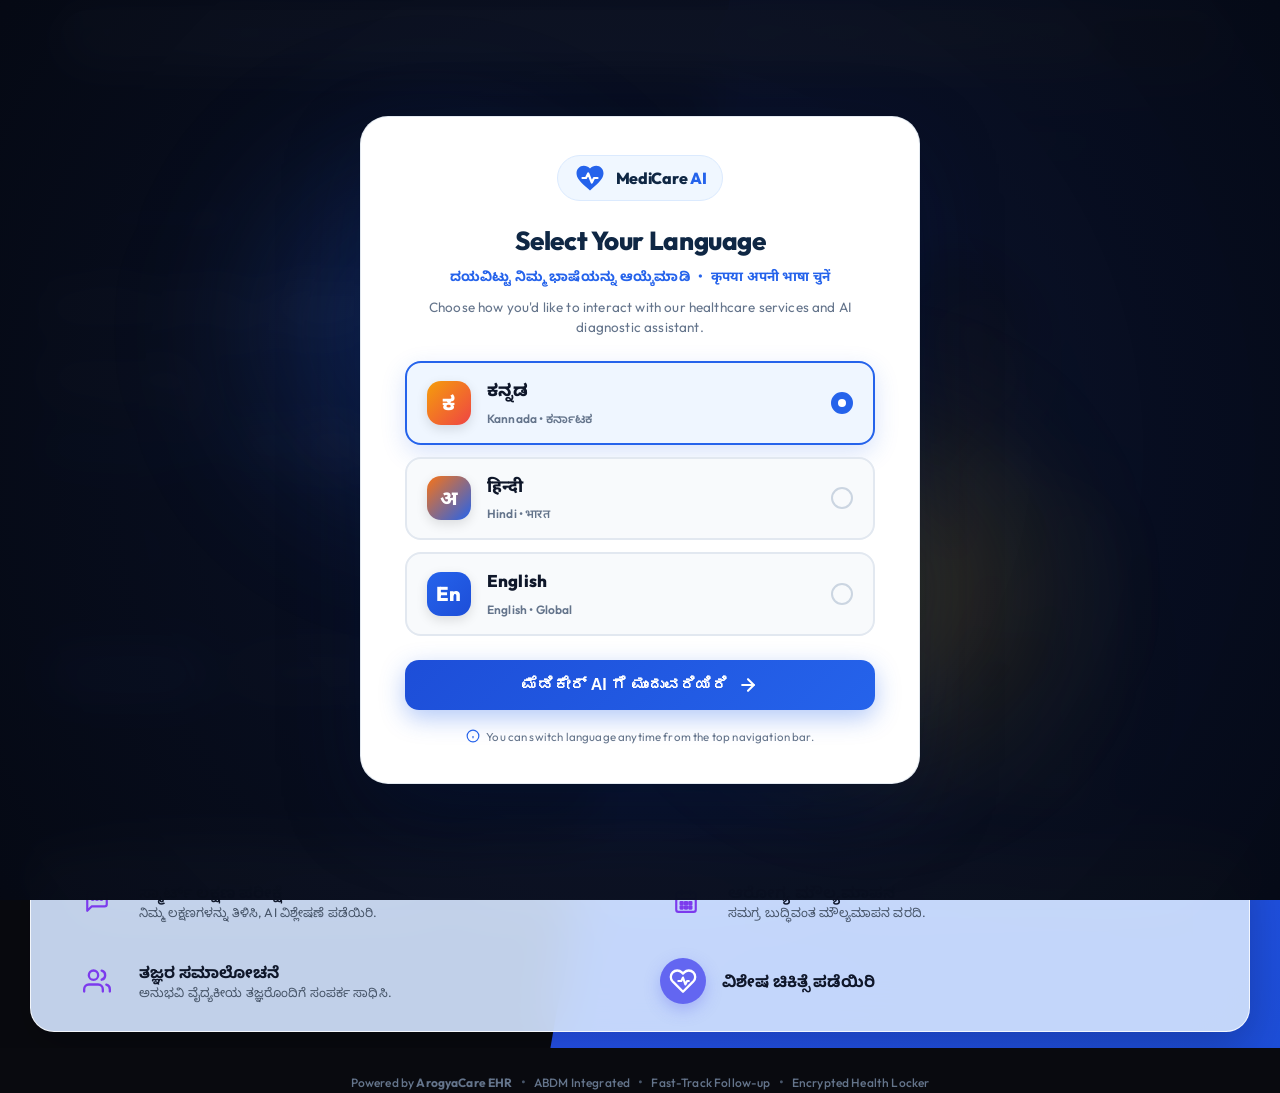
<file: index.html>
<!DOCTYPE html>
<html lang="en">

<head>
    <meta charset="UTF-8">
    <meta name="viewport" content="width=device-width, initial-scale=1.0">
    <title>MediCare AI - Health Care Made Smarter With AI</title>
    <meta name="description"
        content="MediCare AI is a smart healthcare platform designed to make healthcare simple and accessible. Combining AI technology with trusted medical care.">
    <!-- Google Fonts with Multilingual Indic Typography Support -->
    <link rel="preconnect" href="https://fonts.googleapis.com">
    <link rel="preconnect" href="https://fonts.gstatic.com" crossorigin>
    <link
        href="https://fonts.googleapis.com/css2?family=Noto+Sans+Devanagari:wght@400;500;600;700;800&family=Noto+Sans+Kannada:wght@400;500;600;700;800&family=Outfit:wght@400;500;600;700;800&family=Plus+Jakarta+Sans:wght@400;500;600;700;800&display=swap"
        rel="stylesheet">
    <link rel="stylesheet" href="style.css">
</head>

<body>

    <!-- Initial Language Selection Gateway (Shows before entering landing page) -->
    <div class="lang-gateway-overlay" id="lang-gateway-overlay">
        <!-- Ambient Glowing Orbs -->
        <div class="lang-ambient-glow-1"></div>
        <div class="lang-ambient-glow-2"></div>
        
        <div class="lang-gateway-card">
            <!-- Brand Badge -->
            <div class="lang-brand-badge">
                <div class="lang-heart-icon">
                    <svg width="32" height="32" viewBox="0 0 32 32" fill="none">
                        <path d="M16 28.5L14.1 26.8C6.9 20.3 2.5 16.3 2.5 11.2C2.5 7.1 5.7 3.8 9.8 3.8C12.1 3.8 14.3 4.9 16 6.5C17.7 4.9 19.9 3.8 22.2 3.8C26.3 3.8 29.5 7.1 29.5 11.2C29.5 16.3 25.1 20.3 17.9 26.8L16 28.5Z" fill="#2563eb"/>
                        <path d="M8.5 16H12L14.2 11.5L17.8 20.5L20 16H23.5" stroke="#ffffff" stroke-width="2.2" stroke-linecap="round" stroke-linejoin="round"/>
                    </svg>
                </div>
                <span class="lang-brand-name">MediCare <span class="text-blue">AI</span></span>
            </div>

            <!-- Greeting Headings -->
            <div class="lang-header-text">
                <h1 class="lang-gateway-title" id="gateway-main-title">Select Your Language</h1>
                <div class="lang-multilingual-sub" id="gateway-sub-titles">
                    <span>ದಯವಿಟ್ಟು ನಿಮ್ಮ ಭಾಷೆಯನ್ನು ಆಯ್ಕೆಮಾಡಿ</span> • <span>कृपया अपनी भाषा चुनें</span>
                </div>
                <p class="lang-gateway-desc" id="gateway-desc-txt">Choose how you'd like to interact with our healthcare services and AI diagnostic assistant.</p>
            </div>

            <!-- Language Choice Grid: Kannada, Hindi, and English -->
            <div class="lang-cards-grid">
                <!-- Option 1: Kannada -->
                <div class="lang-select-card active" data-lang="kn" id="lang-card-kn">
                    <div class="lang-card-left">
                        <div class="lang-glyph-circle glyph-kannada">
                            <span>ಕ</span>
                        </div>
                        <div class="lang-card-meta">
                            <h3 class="lang-native-name">ಕನ್ನಡ</h3>
                            <span class="lang-eng-name">Kannada • ಕರ್ನಾಟಕ</span>
                        </div>
                    </div>
                    <div class="lang-check-radio">
                        <div class="radio-inner-dot"></div>
                    </div>
                </div>

                <!-- Option 2: Hindi -->
                <div class="lang-select-card" data-lang="hi" id="lang-card-hi">
                    <div class="lang-card-left">
                        <div class="lang-glyph-circle glyph-hindi">
                            <span>अ</span>
                        </div>
                        <div class="lang-card-meta">
                            <h3 class="lang-native-name">हिन्दी</h3>
                            <span class="lang-eng-name">Hindi • भारत</span>
                        </div>
                    </div>
                    <div class="lang-check-radio">
                        <div class="radio-inner-dot"></div>
                    </div>
                </div>

                <!-- Option 3: English -->
                <div class="lang-select-card" data-lang="en" id="lang-card-en">
                    <div class="lang-card-left">
                        <div class="lang-glyph-circle glyph-english">
                            <span>En</span>
                        </div>
                        <div class="lang-card-meta">
                            <h3 class="lang-native-name">English</h3>
                            <span class="lang-eng-name">English • Global</span>
                        </div>
                    </div>
                    <div class="lang-check-radio">
                        <div class="radio-inner-dot"></div>
                    </div>
                </div>
            </div>

            <!-- Action Button -->
            <div class="lang-gateway-actions">
                <button type="button" class="btn-lang-proceed" id="btn-lang-proceed">
                    <span id="lang-proceed-text">Continue to MediCare AI</span>
                    <svg width="20" height="20" viewBox="0 0 24 24" fill="none" stroke="currentColor" stroke-width="2.5" stroke-linecap="round" stroke-linejoin="round">
                        <line x1="5" y1="12" x2="19" y2="12"></line>
                        <polyline points="12 5 19 12 12 19"></polyline>
                    </svg>
                </button>
            </div>

            <div class="lang-gateway-footer-note">
                <svg width="14" height="14" viewBox="0 0 24 24" fill="none" stroke="#2563eb" stroke-width="2">
                    <circle cx="12" cy="12" r="10"></circle>
                    <line x1="12" y1="16" x2="12" y2="12"></line>
                    <line x1="12" y1="8" x2="12.01" y2="8"></line>
                </svg>
                <span id="gateway-footer-txt">You can switch language anytime from the top navigation bar.</span>
            </div>
        </div>
    </div>

    <!-- Main Container -->
    <div class="landing-page">

        <!-- Top Floating Navbar -->
        <header class="navbar-wrapper">
            <nav class="navbar" id="main-nav">
                <!-- Logo -->
                <div class="logo">
                    <div class="logo-icon">
                        <svg width="28" height="28" viewBox="0 0 24 24" fill="none" xmlns="http://www.w3.org/2000/svg">
                            <rect x="2" y="2" width="20" height="20" rx="6" fill="#2563EB" />
                            <path d="M12 7V17M7 12H17" stroke="white" stroke-width="3" stroke-linecap="round" />
                            <circle cx="12" cy="12" r="2" fill="#60A5FA" />
                        </svg>
                    </div>
                    <span class="logo-text">MediCare <span class="logo-accent">AI</span></span>
                </div>

                <!-- Navigation Links -->
                <ul class="nav-links">
                    <li class="nav-item active">
                        <a href="#home" class="nav-link" id="nav-link-home">Home</a>
                    </li>
                    <li class="nav-item"><a href="#doctor" class="nav-link" id="nav-doctor-btn">Doctor Portal</a></li>
                    <li class="nav-item"><a href="#pharmacy" class="nav-link" id="nav-pharmacy-btn">Pharmacy</a></li>
                    <li class="nav-item"><a href="#my-medicines" class="nav-link" id="nav-medicines-btn">My Medicines</a></li>
                    <li class="nav-item"><a href="#services" class="nav-link" id="nav-services-btn">Services</a></li>
                    <li class="nav-item"><a href="#about" class="nav-link" id="nav-about-btn">About Us</a></li>
                    <li class="nav-item"><a href="#contact" class="nav-link" id="nav-contact-btn">Contact</a></li>
                </ul>

                <!-- Right Actions -->
                <div class="nav-actions">
                    <!-- My Active Token Quick Button -->
                    <button class="nav-token-btn" id="nav-token-btn" title="View / Manage your OPD Token">
                        <svg width="15" height="15" viewBox="0 0 24 24" fill="none" stroke="currentColor" stroke-width="2.2" stroke-linecap="round" stroke-linejoin="round">
                            <path d="M2 9a3 3 0 0 1 0 6v2a2 2 0 0 0 2 2h16a2 2 0 0 0 2-2v-2a3 3 0 0 1 0-6V7a2 2 0 0 0-2-2H4a2 2 0 0 0-2 2z"></path>
                            <path d="M13 5v2"></path>
                            <path d="M13 17v2"></path>
                            <path d="M13 11v2"></path>
                        </svg>
                        <span id="nav-token-badge-txt">My Token</span>
                        <span class="nav-token-status-dot" id="nav-token-status-dot" style="display:none;"></span>
                    </button>

                    <!-- Navbar Language Switcher Pill -->
                    <button class="nav-lang-switcher" id="nav-lang-switcher" title="Change Language / ಭಾಷೆ ಬದಲಾಯಿಸಿ / भाषा बदलें">
                        <svg width="15" height="15" viewBox="0 0 24 24" fill="none" stroke="currentColor" stroke-width="2" stroke-linecap="round" stroke-linejoin="round">
                            <circle cx="12" cy="12" r="10"></circle>
                            <line x1="2" y1="12" x2="22" y2="12"></line>
                            <path d="M12 2a15.3 15.3 0 0 1 4 10 15.3 15.3 0 0 1-4 10 15.3 15.3 0 0 1-4-10 15.3 15.3 0 0 1 4-10z"></path>
                        </svg>
                        <span id="nav-current-lang-txt">ಕನ್ನಡ</span>
                        <svg width="12" height="12" viewBox="0 0 24 24" fill="none" stroke="currentColor" stroke-width="2.5">
                            <polyline points="6 9 12 15 18 9"></polyline>
                        </svg>
                    </button>
                </div>
            </nav>
        </header>

        <!-- Hero Section -->
        <section class="hero-section" id="home">
            <!-- Diagonal Split Background Layer -->
            <div class="hero-bg">
                <div class="bg-dark"></div>
                <div class="bg-blue"></div>
            </div>

            <div class="hero-container">

                <!-- Left Content Column -->
                <div class="hero-content">
                    <!-- AI Badge -->
                    <div class="ai-badge">
                        <svg class="sparkle-icon" width="18" height="18" viewBox="0 0 24 24" fill="none"
                            stroke="#60A5FA" stroke-width="2">
                            <path d="M12 2L14.5 9.5L22 12L14.5 14.5L12 22L9.5 14.5L2 12L9.5 9.5L12 2Z" fill="#60A5FA"
                                fill-opacity="0.3" />
                        </svg>
                        <span>AI Powered Health Care</span>
                    </div>

                    <!-- Main Headline -->
                    <h1 class="hero-title">
                        Health Care Made<br>
                        <span class="highlight-blue">Smarter</span> With <span class="highlight-cyan">AI</span>
                    </h1>

                    <!-- Description -->
                    <p class="hero-description">
                        MediCare AI is a smart healthcare platform designed to make healthcare simple and
                        accessible.<br>
                        Its clean, modern interface combines AI technology with trusted medical care.
                    </p>

                    <!-- Horizontal Separator Line -->
                    <div class="hero-divider"></div>

                    <!-- CTA Buttons -->
                    <div class="hero-actions">
                        <button class="btn btn-hero-primary" id="hero-get-started">
                            Get Started
                            <svg class="btn-arrow" width="18" height="18" viewBox="0 0 24 24" fill="none"
                                stroke="currentColor" stroke-width="2.5" stroke-linecap="round" stroke-linejoin="round">
                                <line x1="5" y1="12" x2="19" y2="12"></line>
                                <polyline points="12 5 19 12 12 19"></polyline>
                            </svg>
                        </button>
                        <button class="btn btn-hero-secondary" id="hero-learn-more">
                            Learn More
                            <div class="play-icon-circle">
                                <svg width="12" height="12" viewBox="0 0 24 24" fill="currentColor">
                                    <path d="M5 3L19 12L5 21V3Z" />
                                </svg>
                            </div>
                        </button>
                    </div>
                </div>

                <!-- Center Doctor Image Cutout -->
                <div class="hero-doctor-wrapper">
                    <img src="images/doctor.png" alt="MediCare AI Lead Medical Consultant" class="doctor-image"
                        id="doctor-img">
                    <div class="doctor-glow"></div>
                </div>

                <!-- Right Cards Column -->
                <div class="hero-cards">
                    <!-- Reliability Card -->
                    <div class="glass-card card-reliability">
                        <div class="card-icon-box">
                            <svg width="24" height="24" viewBox="0 0 24 24" fill="none" stroke="currentColor"
                                stroke-width="2" stroke-linecap="round" stroke-linejoin="round">
                                <path d="M12 22s8-4 8-10V5l-8-3-8 3v7c0 6 8 10 8 10z" />
                            </svg>
                        </div>
                        <div class="card-info">
                            <h3 class="card-title">Reliability</h3>
                            <p class="card-subtitle">secured & accurate AI-Powered insights</p>
                        </div>
                    </div>

                    <!-- Experienced Card -->
                    <div class="glass-card card-experienced">
                        <div class="card-icon-box">
                            <svg width="24" height="24" viewBox="0 0 24 24" fill="none" stroke="currentColor"
                                stroke-width="2" stroke-linecap="round" stroke-linejoin="round">
                                <path d="M20 21v-2a4 4 0 0 0-4-4H8a4 4 0 0 0-4 4v2"></path>
                                <circle cx="12" cy="7" r="4"></circle>
                            </svg>
                        </div>
                        <div class="card-info">
                            <h3 class="card-title">Experienced</h3>
                            <p class="card-subtitle">Advance Technology Backed by Experts</p>
                        </div>
                    </div>

                    <!-- Professional Card -->
                    <div class="glass-card card-professional">
                        <div class="card-icon-box">
                            <svg width="24" height="24" viewBox="0 0 24 24" fill="none" stroke="currentColor"
                                stroke-width="2" stroke-linecap="round" stroke-linejoin="round">
                                <circle cx="12" cy="8" r="7" />
                                <polyline points="8.21 13.89 7 23 12 20 17 23 15.79 13.88" />
                            </svg>
                        </div>
                        <div class="card-info">
                            <h3 class="card-title">Professional</h3>
                            <p class="card-subtitle">Trusted Care every step of the way</p>
                        </div>
                    </div>
                </div>

            </div>

            <!-- Bottom Floating Feature Bar / Dock -->
            <div class="dock-wrapper">
                <div class="feature-dock">

                    <!-- Item 1: Smart Symptom Check -->
                    <div class="dock-item" id="dock-symptom-check">
                        <div class="dock-icon">
                            <svg width="26" height="26" viewBox="0 0 24 24" fill="none" stroke="currentColor"
                                stroke-width="2" stroke-linecap="round" stroke-linejoin="round">
                                <path d="M21 15a2 2 0 0 1-2 2H7l-4 4V5a2 2 0 0 1 2-2h14a2 2 0 0 1 2 2z"></path>
                                <circle cx="8" cy="10" r="1" fill="currentColor"></circle>
                                <circle cx="12" cy="10" r="1" fill="currentColor"></circle>
                                <circle cx="16" cy="10" r="1" fill="currentColor"></circle>
                            </svg>
                        </div>
                        <div class="dock-text">
                            <h4>Smart Symptom Check</h4>
                            <p>Describe you symptom and get AI insights.</p>
                        </div>
                    </div>

                    <div class="dock-divider"></div>

                    <!-- Item 2: Health Assessment -->
                    <div class="dock-item" id="dock-assessment">
                        <div class="dock-icon">
                            <svg width="26" height="26" viewBox="0 0 24 24" fill="none" stroke="currentColor"
                                stroke-width="2" stroke-linecap="round" stroke-linejoin="round">
                                <rect x="3" y="4" width="18" height="18" rx="2" ry="2"></rect>
                                <line x1="16" y1="2" x2="16" y2="6"></line>
                                <line x1="8" y1="2" x2="8" y2="6"></line>
                                <line x1="3" y1="10" x2="21" y2="10"></line>
                                <rect x="7" y="13" width="2" height="2" fill="currentColor"></rect>
                                <rect x="11" y="13" width="2" height="2" fill="currentColor"></rect>
                                <rect x="15" y="13" width="2" height="2" fill="currentColor"></rect>
                                <rect x="7" y="17" width="2" height="2" fill="currentColor"></rect>
                                <rect x="11" y="17" width="2" height="2" fill="currentColor"></rect>
                                <rect x="15" y="17" width="2" height="2" fill="currentColor"></rect>
                            </svg>
                        </div>
                        <div class="dock-text">
                            <h4>Health Assessment</h4>
                            <p>Complete intelligent assessment.</p>
                        </div>
                    </div>

                    <div class="dock-divider"></div>

                    <!-- Item 3: Connect & Consult -->
                    <div class="dock-item" id="dock-consult">
                        <div class="dock-icon">
                            <svg width="28" height="28" viewBox="0 0 24 24" fill="none" stroke="currentColor"
                                stroke-width="2" stroke-linecap="round" stroke-linejoin="round">
                                <path d="M17 21v-2a4 4 0 0 0-4-4H5a4 4 0 0 0-4 4v2"></path>
                                <circle cx="9" cy="7" r="4"></circle>
                                <path d="M23 21v-2a4 4 0 0 0-3-3.87"></path>
                                <path d="M16 3.13a4 4 0 0 1 0 7.75"></path>
                            </svg>
                        </div>
                        <div class="dock-text">
                            <h4>Connect & Consult</h4>
                            <p>Get connected with the right healthcare specialists</p>
                        </div>
                    </div>

                    <div class="dock-divider"></div>

                    <!-- Item 4: Get specialized care -->
                    <div class="dock-item" id="dock-specialized">
                        <div class="dock-icon">
                            <svg width="28" height="28" viewBox="0 0 24 24" fill="none" stroke="currentColor"
                                stroke-width="2" stroke-linecap="round" stroke-linejoin="round">
                                <path
                                    d="M20.84 4.61a5.5 5.5 0 0 0-7.78 0L12 5.67l-1.06-1.06a5.5 5.5 0 0 0-7.78 7.78l1.06 1.06L12 21.23l7.78-7.78 1.06-1.06a5.5 5.5 0 0 0 0-7.78z">
                                </path>
                                <path d="M8 12h2.5l1.5-3 2 6 1.5-3H17" stroke="white" stroke-width="1.8" />
                            </svg>
                        </div>
                        <div class="dock-text">
                            <h4>Get specialized care</h4>
                        </div>
                    </div>

                </div>
            </div>

        </section>

    </div>

    <!-- Modals -->
    <!-- Patient ABHA Intake Console Modal - Pixel-Perfect High-Fidelity Design -->
    <div class="modal-overlay" id="abha-modal">
        <div class="modal-card console-modal-card">
            
            <!-- Left Sidebar: Progress Stepper & Console Brand -->
            <div class="console-sidebar">
                <div class="console-sidebar-top">
                    <div class="console-brand-header">
                        <div class="console-heart-icon">
                            <svg width="34" height="34" viewBox="0 0 32 32" fill="none">
                                <path d="M16 28.5L14.1 26.8C6.9 20.3 2.5 16.3 2.5 11.2C2.5 7.1 5.7 3.8 9.8 3.8C12.1 3.8 14.3 4.9 16 6.5C17.7 4.9 19.9 3.8 22.2 3.8C26.3 3.8 29.5 7.1 29.5 11.2C29.5 16.3 25.1 20.3 17.9 26.8L16 28.5Z" fill="#2563eb"/>
                                <path d="M8.5 16H12L14.2 11.5L17.8 20.5L20 16H23.5" stroke="#ffffff" stroke-width="2.2" stroke-linecap="round" stroke-linejoin="round"/>
                            </svg>
                        </div>
                        <h2 class="console-brand-title">Patient Intake</h2>
                        <div class="console-brand-sub">CONSOLE</div>
                    </div>

                    <!-- Vertical Stepper Steps -->
                    <div class="console-stepper-list">
                        <!-- Step 1: ABHA Code (Active by default) -->
                        <div class="console-step-item active" id="step-item-1">
                            <div class="step-active-indicator"></div>
                            <div class="step-icon-wrap step-icon-active">
                                <svg width="18" height="18" viewBox="0 0 24 24" fill="none" stroke="currentColor" stroke-width="2" stroke-linecap="round" stroke-linejoin="round">
                                    <path d="M16 4h2a2 2 0 0 1 2 2v14a2 2 0 0 1-2 2H6a2 2 0 0 1-2-2V6a2 2 0 0 1 2-2h2"></path>
                                    <rect x="8" y="2" width="8" height="4" rx="1" ry="1"></rect>
                                    <path d="M9 12h6"></path>
                                    <path d="M9 16h6"></path>
                                </svg>
                            </div>
                            <div class="step-text-meta">
                                <span class="step-title">ABHA Code</span>
                                <span class="step-sub">Enter Code</span>
                            </div>
                        </div>

                        <div class="step-track-line" id="track-line-1"></div>

                        <!-- Step 2: Patient Details -->
                        <div class="console-step-item" id="step-item-2">
                            <div class="step-active-indicator"></div>
                            <div class="step-icon-wrap">
                                <svg width="18" height="18" viewBox="0 0 24 24" fill="none" stroke="currentColor" stroke-width="2" stroke-linecap="round" stroke-linejoin="round">
                                    <path d="M20 21v-2a4 4 0 0 0-4-4H8a4 4 0 0 0-4 4v2"></path>
                                    <circle cx="12" cy="7" r="4"></circle>
                                </svg>
                            </div>
                            <div class="step-text-meta">
                                <span class="step-title">Patient Details</span>
                                <span class="step-sub">Verify Information</span>
                            </div>
                        </div>

                        <div class="step-track-line" id="track-line-2"></div>

                        <!-- Step 3: Intake Complete -->
                        <div class="console-step-item" id="step-item-3">
                            <div class="step-active-indicator"></div>
                            <div class="step-icon-wrap">
                                <svg width="18" height="18" viewBox="0 0 24 24" fill="none" stroke="currentColor" stroke-width="2.5" stroke-linecap="round" stroke-linejoin="round">
                                    <polyline points="20 6 9 17 4 12"></polyline>
                                </svg>
                            </div>
                            <div class="step-text-meta">
                                <span class="step-title">Intake Complete</span>
                                <span class="step-sub">Ready for Consultation</span>
                            </div>
                        </div>
                    </div>
                </div>

                <!-- Sidebar Bottom Trust Badge -->
                <div class="console-sidebar-bottom">
                    <div class="console-trust-card">
                        <div class="trust-shield-icon">
                            <svg width="20" height="20" viewBox="0 0 24 24" fill="none" stroke="#2563eb" stroke-width="2" stroke-linecap="round" stroke-linejoin="round">
                                <path d="M12 22s8-4 8-10V5l-8-3-8 3v7c0 6 8 10 8 10z"/>
                                <path d="M9 12l2 2 4-4"/>
                            </svg>
                        </div>
                        <span class="trust-text">Your data is safe and secure with us.</span>
                    </div>
                </div>
            </div>

            <!-- Main Work Area (Right Side) -->
            <div class="console-main">
                <!-- Background Subtle Watermark Shield -->
                <div class="console-watermark-shield">
                    <svg width="280" height="320" viewBox="0 0 24 24" fill="none" stroke="currentColor" stroke-width="1.2">
                        <path d="M12 22s8-4 8-10V5l-8-3-8 3v7c0 6 8 10 8 10z"/>
                        <path d="M12 8v8M8 12h8" stroke-linecap="round"/>
                    </svg>
                </div>
                <div class="console-watermark-mesh"></div>

                <!-- Top Bar in Main Content Area -->
                <div class="console-top-bar">
                    <div class="console-security-tag">
                        <div class="tag-shield-icon">
                            <svg width="22" height="22" viewBox="0 0 24 24" fill="none" stroke="#2563eb" stroke-width="2" stroke-linecap="round" stroke-linejoin="round">
                                <path d="M12 22s8-4 8-10V5l-8-3-8 3v7c0 6 8 10 8 10z"/>
                                <path d="M9 12l2 2 4-4"/>
                            </svg>
                        </div>
                        <div>
                            <div class="sec-tag-title">Secure & HIPAA Compliant</div>
                            <div class="sec-tag-sub">We prioritize your privacy</div>
                        </div>
                    </div>

                    <!-- Live Date / Time Widget Card + Close Button -->
                    <div class="console-top-right">
                        <div class="console-datetime-card">
                            <div class="datetime-col-date">
                                <svg width="18" height="18" viewBox="0 0 24 24" fill="none" stroke="#2563eb" stroke-width="2" stroke-linecap="round" stroke-linejoin="round">
                                    <rect x="3" y="4" width="18" height="18" rx="2" ry="2"/>
                                    <line x1="16" y1="2" x2="16" y2="6"/>
                                    <line x1="8" y1="2" x2="8" y2="6"/>
                                    <line x1="3" y1="10" x2="21" y2="10"/>
                                </svg>
                                <div>
                                    <span class="date-main-txt" id="live-date-val">28 May 2025</span>
                                    <span class="day-sub-txt" id="live-day-val">Wednesday</span>
                                </div>
                            </div>
                            <div class="datetime-divider"></div>
                            <div class="datetime-col-time">
                                <svg width="18" height="18" viewBox="0 0 24 24" fill="none" stroke="#2563eb" stroke-width="2" stroke-linecap="round" stroke-linejoin="round">
                                    <circle cx="12" cy="12" r="10"/>
                                    <polyline points="12 6 12 12 16 14"/>
                                </svg>
                                <span class="time-main-txt" id="live-time-val">10:30 AM</span>
                            </div>
                        </div>

                        <button class="console-close-btn" id="close-abha-modal" aria-label="Close Intake Console">
                            <svg width="20" height="20" viewBox="0 0 24 24" fill="none" stroke="currentColor" stroke-width="2" stroke-linecap="round" stroke-linejoin="round">
                                <line x1="18" y1="6" x2="6" y2="18"></line>
                                <line x1="6" y1="6" x2="18" y2="18"></line>
                            </svg>
                        </button>
                    </div>
                </div>

                <!-- Center Floating Card Workspace -->
                <div class="console-center-workspace">
                    
                    <!-- STEP 1: Enter Patient ABHA Code View (Exact Reference Image Design) -->
                    <div class="console-step-view active" id="abha-step1-view">
                        <div class="console-elevated-card">
                            
                            <!-- Top Glow ID Card Illustration -->
                            <div class="console-hero-graphic-ring">
                                <div class="hero-id-card-icon">
                                    <svg width="46" height="36" viewBox="0 0 48 36" fill="none">
                                        <rect x="2" y="2" width="44" height="32" rx="6" stroke="#2563eb" stroke-width="2.5" fill="#ffffff"/>
                                        <circle cx="13" cy="13" r="4.5" fill="#2563eb"/>
                                        <path d="M7 25c0-3.3 2.7-6 6-6s6 2.7 6 6" fill="#2563eb"/>
                                        <line x1="22" y1="11" x2="34" y2="11" stroke="#2563eb" stroke-width="2.5" stroke-linecap="round"/>
                                        <line x1="22" y1="17" x2="30" y2="17" stroke="#2563eb" stroke-width="2.5" stroke-linecap="round"/>
                                        <!-- QR Glyphs -->
                                        <rect x="37" y="20" width="3.5" height="3.5" fill="#2563eb"/>
                                        <rect x="42" y="20" width="3.5" height="3.5" fill="#2563eb"/>
                                        <rect x="37" y="25" width="3.5" height="3.5" fill="#2563eb"/>
                                        <rect x="42" y="25" width="3.5" height="3.5" fill="#2563eb"/>
                                    </svg>
                                </div>
                            </div>

                            <!-- Title & Subtitle -->
                            <h1 class="console-main-headline">Enter Patient ABHA Code</h1>
                            <div class="console-title-underline"></div>
                            <p class="console-main-subtext">
                                The ABHA (Ayushman Bharat Health Account) code uniquely identifies your health record.
                            </p>

                            <!-- ABHA Input Field Group -->
                            <div class="console-input-group">
                                <div class="input-user-icon">
                                    <svg width="20" height="20" viewBox="0 0 24 24" fill="none" stroke="#2563eb" stroke-width="2" stroke-linecap="round" stroke-linejoin="round">
                                        <path d="M20 21v-2a4 4 0 0 0-4-4H8a4 4 0 0 0-4 4v2"></path>
                                        <circle cx="12" cy="7" r="4"></circle>
                                    </svg>
                                </div>
                                <input type="text" id="abha-input" placeholder="Enter 14-digit ABHA Code" autocomplete="off" spellcheck="false">
                                <button type="button" class="btn-console-scan" id="btn-scan-qr" title="Scan ABHA QR Code">
                                    <svg width="18" height="18" viewBox="0 0 24 24" fill="none" stroke="#2563eb" stroke-width="2.2" stroke-linecap="round" stroke-linejoin="round">
                                        <path d="M3 7V5a2 2 0 0 1 2-2h2"/>
                                        <path d="M17 3h2a2 2 0 0 1 2 2v2"/>
                                        <path d="M21 17v2a2 2 0 0 1-2 2h-2"/>
                                        <path d="M7 21H5a2 2 0 0 1-2-2v-2"/>
                                        <rect x="7" y="7" width="10" height="10" rx="1"/>
                                    </svg>
                                    <span>Scan</span>
                                </button>
                            </div>

                            <!-- Quick Sandbox Profiles for Testing -->
                            <div class="console-quick-demo-pills">
                                <span class="demo-pills-label">Quick Demo Profiles:</span>
                                <button type="button" class="demo-chip-btn" onclick="fillAbha('91-4820-1928-3746')">
                                    Rahul Verma (91-4820-1928-3746)
                                </button>
                                <button type="button" class="demo-chip-btn" onclick="fillAbha('priya.sharma@abdm')">
                                    Priya Sharma (priya.sharma@abdm)
                                </button>
                            </div>

                            <!-- Primary Continue CTA -->
                            <button type="button" class="btn-console-primary" id="verify-abha-btn">
                                <span id="verify-btn-text">Continue</span>
                                <svg width="20" height="20" viewBox="0 0 24 24" fill="none" stroke="currentColor" stroke-width="2.5" stroke-linecap="round" stroke-linejoin="round">
                                    <line x1="5" y1="12" x2="19" y2="12"></line>
                                    <polyline points="12 5 19 12 12 19"></polyline>
                                </svg>
                            </button>

                            <!-- OR Divider -->
                            <div class="console-or-divider">
                                <span>OR</span>
                            </div>

                            <!-- Secondary Button: No ABHA Code -->
                            <button type="button" class="btn-console-secondary-card" id="btn-no-abha">
                                <span class="sec-help-icon">
                                    <svg width="18" height="18" viewBox="0 0 24 24" fill="none" stroke="currentColor" stroke-width="2" stroke-linecap="round" stroke-linejoin="round">
                                        <circle cx="12" cy="12" r="10"></circle>
                                        <path d="M9.09 9a3 3 0 0 1 5.83 1c0 2-3 3-3 3"></path>
                                        <line x1="12" y1="17" x2="12.01" y2="17"></line>
                                    </svg>
                                </span>
                                <span>I don’t have an ABHA Code</span>
                            </button>
                        </div>
                    </div>

                    <!-- STEP 2: Patient Details Verification View -->
                    <div class="console-step-view" id="abha-step2-view" style="display: none;">
                        <div class="console-elevated-card step2-verified-card">
                            
                            <!-- Verified ABDM Card Header -->
                            <div class="verified-card-top">
                                <div class="verified-emblem-row">
                                    <div class="card-gov-shield">
                                        <svg width="22" height="22" viewBox="0 0 24 24" fill="#2563eb">
                                            <path d="M12 2L4 5v6.09c0 5.05 3.41 9.76 8 10.91 4.59-1.15 8-5.86 8-10.91V5l-8-3z"/>
                                        </svg>
                                    </div>
                                    <div>
                                        <div class="gov-inst-title">NATIONAL HEALTH AUTHORITY • GOVT. OF INDIA</div>
                                        <div class="gov-inst-sub">Ayushman Bharat Digital Health Account (ABHA)</div>
                                    </div>
                                </div>
                                <div class="verified-status-pill">
                                    <span class="active-pulse-dot"></span>
                                    <span>VERIFIED ACTIVE</span>
                                </div>
                            </div>

                            <!-- Patient Identity Core Info -->
                            <div class="patient-id-banner">
                                <div class="patient-avatar-box">
                                    <svg width="36" height="36" viewBox="0 0 24 24" fill="none" stroke="#2563eb" stroke-width="1.8">
                                        <path d="M20 21v-2a4 4 0 0 0-4-4H8a4 4 0 0 0-4 4v2"/>
                                        <circle cx="12" cy="7" r="4"/>
                                    </svg>
                                </div>
                                <div class="patient-meta-text">
                                    <h3 class="patient-display-name" id="patient-name">Rahul Verma</h3>
                                    <div class="patient-display-id" id="patient-abha-num">91-4820-1928-3746</div>
                                </div>
                            </div>

                            <!-- Demographic & Clinical EHR Matrix -->
                            <div class="patient-details-grid">
                                <div class="detail-cell">
                                    <span class="cell-label">Demographics</span>
                                    <span class="cell-value" id="patient-demo">Male, 32 Yrs (O+ Rh+)</span>
                                </div>
                                <div class="detail-cell">
                                    <span class="cell-label">Health Locker</span>
                                    <span class="cell-value text-emerald" id="patient-records">4 Synced Records</span>
                                </div>
                                <div class="detail-cell">
                                    <span class="cell-label">Protocol</span>
                                    <span class="cell-value">FHIR R4 HL7</span>
                                </div>
                                <div class="detail-cell">
                                    <span class="cell-label">Consent Layer</span>
                                    <span class="cell-value text-blue">Granted (Tier-1)</span>
                                </div>
                            </div>

                            <!-- Synced Encounters Preview -->
                            <div class="patient-encounters-pill-row">
                                <span class="enc-tag">🏥 Apollo Spectra (Consultation)</span>
                                <span class="enc-tag">🧪 Fortis Lab (Lipid Panel)</span>
                                <span class="enc-tag">💊 2 Active Prescriptions</span>
                            </div>

                            <!-- Action Buttons for Step 2 -->
                            <div class="step2-actions-row">
                                <button type="button" class="btn-console-back" id="btn-back-step1">
                                    &larr; Change ABHA Code
                                </button>
                                <button type="button" class="btn-console-confirm" id="btn-confirm-intake">
                                    <span>Confirm & Proceed to Intake</span>
                                    <svg width="18" height="18" viewBox="0 0 24 24" fill="none" stroke="currentColor" stroke-width="2.5">
                                        <line x1="5" y1="12" x2="19" y2="12"></line>
                                        <polyline points="12 5 19 12 12 19"></polyline>
                                    </svg>
                                </button>
                            </div>
                        </div>
                    </div>

                    <!-- STEP 3: Intake Complete View -->
                    <div class="console-step-view" id="abha-step3-view" style="display: none;">
                        <div class="console-elevated-card step3-complete-card">
                            <div class="success-ring-icon">
                                <svg width="40" height="40" viewBox="0 0 24 24" fill="none" stroke="#10b981" stroke-width="2.5" stroke-linecap="round" stroke-linejoin="round">
                                    <path d="M22 11.08V12a10 10 0 1 1-5.93-9.14"></path>
                                    <polyline points="22 4 12 14.01 9 11.01"></polyline>
                                </svg>
                            </div>
                            <h2 class="complete-headline">Patient Intake Verified!</h2>
                            <p class="complete-subtext">ABHA Identity successfully linked to patient chart. Ready for consultation.</p>

                            <div class="intake-ticket-pill">
                                <span class="ticket-label">Intake Token:</span>
                                <strong class="ticket-token">#MC-8492</strong>
                                <span class="ticket-queue">Estimated Wait: ~3 mins</span>
                            </div>

                            <!-- Main Primary Action for the Patient: Select Visit Status -->
                            <div class="single-main-action-wrap">
                                <button type="button" class="btn-primary-visit-status" id="btn-intake-status">
                                    <div class="status-btn-icon-wrap">
                                        <svg width="26" height="26" viewBox="0 0 24 24" fill="none" stroke="currentColor" stroke-width="2.2" stroke-linecap="round" stroke-linejoin="round">
                                            <path d="M22 12h-4l-3 9L9 3l-3 9H2"/>
                                        </svg>
                                    </div>
                                    <div class="status-btn-text">
                                        <strong class="main-status-title">Select Visit Status</strong>
                                        <span class="main-status-sub">New condition, On-going treatment, or SOS Emergency</span>
                                    </div>
                                    <div class="status-btn-arrow">
                                        <svg width="20" height="20" viewBox="0 0 24 24" fill="none" stroke="currentColor" stroke-width="2.5" stroke-linecap="round" stroke-linejoin="round">
                                            <line x1="5" y1="12" x2="19" y2="12"></line>
                                            <polyline points="12 5 19 12 12 19"></polyline>
                                        </svg>
                                    </div>
                                </button>
                            </div>

                            <button type="button" class="btn-console-finish" id="btn-intake-finish">
                                Done & Return to Home
                            </button>
                        </div>
                    </div>

                    <!-- QR Scanner Simulated Overlay -->
                    <div class="console-qr-overlay" id="console-qr-overlay" style="display: none;">
                        <div class="qr-scanner-box">
                            <div class="qr-scanner-header">
                                <h3>Scan Ayushman Bharat QR Code</h3>
                                <button type="button" class="btn-close-scanner" id="btn-close-scanner">&times;</button>
                            </div>
                            <div class="qr-viewfinder">
                                <div class="viewfinder-laser"></div>
                                <div class="viewfinder-corners"></div>
                                <div class="mock-qr-sample">
                                    <svg width="90" height="90" viewBox="0 0 24 24" fill="#1e293b">
                                        <rect x="2" y="2" width="8" height="8" rx="1.5" fill="none" stroke="#2563eb" stroke-width="2"/>
                                        <rect x="4" y="4" width="4" height="4" fill="#2563eb"/>
                                        <rect x="14" y="2" width="8" height="8" rx="1.5" fill="none" stroke="#2563eb" stroke-width="2"/>
                                        <rect x="16" y="4" width="4" height="4" fill="#2563eb"/>
                                        <rect x="2" y="14" width="8" height="8" rx="1.5" fill="none" stroke="#2563eb" stroke-width="2"/>
                                        <rect x="4" y="16" width="4" height="4" fill="#2563eb"/>
                                        <rect x="14" y="14" width="3" height="3" fill="#2563eb"/>
                                        <rect x="19" y="14" width="3" height="3" fill="#2563eb"/>
                                        <rect x="14" y="19" width="3" height="3" fill="#2563eb"/>
                                        <rect x="19" y="19" width="3" height="3" fill="#2563eb"/>
                                    </svg>
                                </div>
                            </div>
                            <button type="button" class="btn-scan-simulate" id="btn-scan-simulate">
                                ⚡ Simulate Instant QR Card Detection
                            </button>
                        </div>
                    </div>

                    <!-- No ABHA Instant Generator Modal -->
                    <div class="console-no-abha-overlay" id="console-no-abha-overlay" style="display: none;">
                        <div class="no-abha-modal-box">
                            <div class="no-abha-header">
                                <h3>Instant Rapid Health Intake</h3>
                                <button type="button" class="btn-close-no-abha" id="btn-close-no-abha">&times;</button>
                            </div>
                            <p class="no-abha-desc">Don't have an ABHA ID yet? Generate a temporary health token or continue as guest.</p>
                            <div class="no-abha-actions">
                                <button type="button" class="btn-gen-temp-abha" id="btn-gen-temp-abha">
                                    ✨ Generate Instant ABDM Health Pass
                                </button>
                                <button type="button" class="btn-guest-intake" id="btn-guest-intake">
                                    Proceed with Direct Guest Intake
                                </button>
                            </div>
                        </div>
                    </div>

                </div>

                <!-- Bottom Bar of Main Area (Need Help + Language Dropdown) -->
                <div class="console-bottom-bar">
                    <div class="console-bottom-left">
                        <a href="#contact" class="console-need-help-link" id="console-need-help">Need help?</a>
                        <div class="console-staff-help">
                            <svg width="18" height="18" viewBox="0 0 24 24" fill="none" stroke="#2563eb" stroke-width="2" stroke-linecap="round" stroke-linejoin="round">
                                <path d="M3 18v-6a9 9 0 0 1 18 0v6"></path>
                                <path d="M21 19a2 2 0 0 1-2 2h-1a2 2 0 0 1-2-2v-3a2 2 0 0 1 2-2h3zM3 19a2 2 0 0 0 2 2h1a2 2 0 0 0 2-2v-3a2 2 0 0 0-2-2H3z"></path>
                            </svg>
                            <span>Ask our staff for assistance.</span>
                        </div>
                    </div>

                    <div class="console-bottom-right">
                        <div class="console-lang-picker">
                            <button type="button" class="btn-console-lang" id="btn-lang-toggle">
                                <svg width="17" height="17" viewBox="0 0 24 24" fill="none" stroke="#64748b" stroke-width="2" stroke-linecap="round" stroke-linejoin="round">
                                    <circle cx="12" cy="12" r="10"></circle>
                                    <line x1="2" y1="12" x2="22" y2="12"></line>
                                    <path d="M12 2a15.3 15.3 0 0 1 4 10 15.3 15.3 0 0 1-4 10 15.3 15.3 0 0 1-4-10 15.3 15.3 0 0 1 4-10z"></path>
                                </svg>
                                <span id="current-lang-name">English</span>
                                <svg width="14" height="14" viewBox="0 0 24 24" fill="none" stroke="#64748b" stroke-width="2.5" stroke-linecap="round" stroke-linejoin="round">
                                    <polyline points="6 9 12 15 18 9"></polyline>
                                </svg>
                            </button>
                            <div class="console-lang-dropdown" id="console-lang-dropdown" style="display: none;">
                                <button type="button" class="lang-opt-item active" data-lang="en">English</button>
                                <button type="button" class="lang-opt-item" data-lang="hi">हिन्दी (Hindi)</button>
                                <button type="button" class="lang-opt-item" data-lang="kn">ಕನ್ನಡ (Kannada)</button>
                                <button type="button" class="lang-opt-item" data-lang="ta">தமிழ் (Tamil)</button>
                                <button type="button" class="lang-opt-item" data-lang="te">తెలుగు (Telugu)</button>
                            </div>
                        </div>
                    </div>
                </div>

            </div>
        </div>
    </div>

    <!-- AI Symptom Checker Modal -->
    <div class="modal-overlay" id="symptom-modal">
        <div class="modal-card">
            <div class="modal-header">
                <div class="modal-title-box">
                    <span class="modal-icon">✨</span>
                    <div>
                        <h2>AI Smart Symptom Checker</h2>
                        <p>Powered by MediCare Clinical AI Engine</p>
                    </div>
                </div>
                <button class="modal-close" id="close-symptom-modal">&times;</button>
            </div>
            <div class="modal-body">
                <div class="input-group">
                    <label for="symptom-input">Describe your current symptoms or health concerns:</label>
                    <textarea id="symptom-input"
                        placeholder="e.g. I have a slight headache, sore throat, and mild fever since morning..."></textarea>
                </div>
                <div class="quick-tags">
                    <span class="tag" onclick="fillSymptom('Headache & Fatigue')">Headache & Fatigue</span>
                    <span class="tag" onclick="fillSymptom('Fever & Sore Throat')">Fever & Sore Throat</span>
                    <span class="tag" onclick="fillSymptom('Chest Tightness & Cough')">Chest Tightness</span>
                    <span class="tag" onclick="fillSymptom('Back Pain & Stiffness')">Back Pain</span>
                </div>
                <div class="ai-response-box" id="ai-response-box" style="display: none;">
                    <div class="ai-analyzing" id="ai-analyzing">
                        <div class="spinner"></div>
                        <span>Analyzing clinical markers with AI models...</span>
                    </div>
                    <div class="ai-result" id="ai-result" style="display: none;">
                        <div class="triage-badge triage-moderate" id="triage-badge">MODERATE PRIORITY</div>
                        <h4 id="result-title">Possible Upper Respiratory Infection</h4>
                        <p id="result-desc">Based on your reported symptoms, your condition is consistent with early
                            seasonal viral response. Rest and staying hydrated is advised.</p>
                        <div class="next-steps">
                            <strong>Recommended Action:</strong>
                            <ul id="result-steps">
                                <li>Monitor temperature over the next 24 hours</li>
                                <li>Schedule a virtual consultation with an AI-backed Practitioner</li>
                            </ul>
                        </div>
                    </div>
                </div>
            </div>
            <div class="modal-footer">
                <button class="btn btn-secondary" id="cancel-symptom">Cancel</button>
                <button class="btn btn-primary" id="analyze-symptom-btn">
                    Analyze Symptoms
                    <svg width="16" height="16" viewBox="0 0 24 24" fill="none" stroke="currentColor" stroke-width="2">
                        <line x1="5" y1="12" x2="19" y2="12"></line>
                        <polyline points="12 5 19 12 12 19"></polyline>
                    </svg>
                </button>
            </div>
        </div>
    </div>

    <!-- Search Modal -->
    <div class="modal-overlay" id="search-modal">
        <div class="modal-card search-card">
            <div class="search-input-wrapper">
                <svg width="20" height="20" viewBox="0 0 24 24" fill="none" stroke="#64748b" stroke-width="2">
                    <circle cx="11" cy="11" r="8"></circle>
                    <line x1="21" y1="21" x2="16.65" y2="16.65"></line>
                </svg>
                <input type="text" id="search-input"
                    placeholder="Search services, doctors, AI symptom checker, or topics...">
                <button class="modal-close" id="close-search-modal">&times;</button>
            </div>
            <div class="search-results" id="search-results">
                <div class="search-category">Popular Quick Actions</div>
                <div class="search-item" onclick="openAbhaModal()">
                    <span class="item-icon">🪪</span>
                    <div>
                        <div class="item-title">Patient ABHA Verification</div>
                        <div class="item-sub">Link & verify ABDM health records</div>
                    </div>
                </div>
                <div class="search-item" onclick="openSymptomChecker()">
                    <span class="item-icon">💬</span>
                    <div>
                        <div class="item-title">Smart Symptom Checker</div>
                        <div class="item-sub">Instant AI health assessment</div>
                    </div>
                </div>
                <div class="search-item" onclick="openConsultModal()">
                    <span class="item-icon">👨‍⚕️</span>
                    <div>
                        <div class="item-title">Book Doctor Consultation</div>
                        <div class="item-sub">Connect with top certified specialists</div>
                    </div>
                </div>
                <div class="search-item">
                    <span class="item-icon">📋</span>
                    <div>
                        <div class="item-title">Comprehensive Health Assessment</div>
                        <div class="item-sub">AI personalized wellness breakdown</div>
                    </div>
                </div>
            </div>
        </div>
    </div>

    <!-- My Active OPD Token Modal (Check / View / Cancel from Home) -->
    <div class="modal-overlay" id="my-token-modal">
        <div class="modal-card my-token-modal-card" style="max-width: 520px; background: #ffffff; color: #0f172a; border-radius: 20px; padding: 24px; box-shadow: 0 20px 50px rgba(0,0,0,0.3); border: 1.5px solid #e2e8f0;">
            <div class="modal-header" style="display: flex; justify-content: space-between; align-items: center; margin-bottom: 16px; border-bottom: 1px solid #f1f5f9; padding-bottom: 12px;">
                <div class="modal-title-box" style="display: flex; align-items: center; gap: 10px;">
                    <div style="width: 38px; height: 38px; background: #eff6ff; border: 1px solid #bfdbfe; border-radius: 10px; display: flex; align-items: center; justify-content: center; color: #2563eb;">
                        <svg width="20" height="20" viewBox="0 0 24 24" fill="none" stroke="currentColor" stroke-width="2.2" stroke-linecap="round" stroke-linejoin="round">
                            <path d="M2 9a3 3 0 0 1 0 6v2a2 2 0 0 0 2 2h16a2 2 0 0 0 2-2v-2a3 3 0 0 1 0-6V7a2 2 0 0 0-2-2H4a2 2 0 0 0-2 2z"></path>
                            <path d="M13 5v2"></path>
                            <path d="M13 17v2"></path>
                            <path d="M13 11v2"></path>
                        </svg>
                    </div>
                    <div>
                        <h2 style="font-size: 17px; font-weight: 800; color: #0f172a; line-height: 1.2;">My Consultation Token</h2>
                        <p style="font-size: 11.5px; color: #64748b; margin: 0;">Live hospital OPD triage queue pass</p>
                    </div>
                </div>
                <button class="modal-close" id="close-my-token-modal" style="background:none; border:none; font-size:24px; color:#64748b; cursor:pointer;">&times;</button>
            </div>

            <!-- Active Token Container -->
            <div id="my-token-active-view" style="display: none;">
                <div class="my-token-ticket-card" style="background: linear-gradient(135deg, #1e3a8a 0%, #2563eb 100%); color: #ffffff; border-radius: 16px; padding: 20px; box-shadow: 0 8px 24px rgba(37,99,235,0.25); position: relative; overflow: hidden; margin-bottom: 16px;">
                    <div style="display: flex; justify-content: space-between; align-items: flex-start;">
                        <div>
                            <span style="font-size: 11px; font-weight: 700; text-transform: uppercase; letter-spacing: 1px; color: #93c5fd; display: block;">OPD QUEUE PASS</span>
                            <div id="my-token-number-display" style="font-size: 28px; font-weight: 900; letter-spacing: 1px; color: #ffffff; margin: 4px 0;">#OPD-7824</div>
                        </div>
                        <span id="my-token-status-tag" style="background: rgba(16, 185, 129, 0.25); border: 1px solid #34d399; color: #a7f3d0; font-size: 11px; font-weight: 800; padding: 3px 10px; border-radius: 20px; display: inline-flex; align-items: center; gap: 4px;">
                            <span style="width: 6px; height: 6px; background: #34d399; border-radius: 50%; display: inline-block;"></span> Active
                        </span>
                    </div>

                    <div style="display: grid; grid-template-columns: 1fr 1fr; gap: 12px; margin-top: 14px; padding-top: 12px; border-top: 1px solid rgba(255,255,255,0.2);">
                        <div>
                            <span style="font-size: 10.5px; color: #bfdbfe; display: block;">Patient</span>
                            <strong id="my-token-patient-name" style="font-size: 13px; color: #ffffff;">Rahul Verma</strong>
                        </div>
                        <div>
                            <span style="font-size: 10.5px; color: #bfdbfe; display: block;">Queue Position</span>
                            <strong id="my-token-queue-pos" style="font-size: 13px; color: #ffffff;">#03 (Est. ~12 mins)</strong>
                        </div>
                        <div>
                            <span style="font-size: 10.5px; color: #bfdbfe; display: block;">Assigned Doctor</span>
                            <strong id="my-token-doctor-name" style="font-size: 13px; color: #ffffff;">Dr. Rajesh Iyer</strong>
                        </div>
                        <div>
                            <span style="font-size: 10.5px; color: #bfdbfe; display: block;">Room / Kiosk</span>
                            <strong id="my-token-room-number" style="font-size: 13px; color: #ffffff;">Room #2 • OPD</strong>
                        </div>
                    </div>
                </div>

                <!-- Token Actions Bar -->
                <div style="display: flex; gap: 10px; justify-content: flex-end; align-items: center;">
                    <button type="button" class="btn" id="btn-my-token-cancel" style="background: #fee2e2; border: 1.5px solid #fecaca; color: #b91c1c; font-size: 13px; font-weight: 700; padding: 10px 16px; border-radius: 10px; cursor: pointer; transition: all 0.2s ease;">
                        Cancel Token
                    </button>
                    <button type="button" class="btn" id="btn-my-token-print" style="background: #2563eb; color: #ffffff; font-size: 13px; font-weight: 700; padding: 10px 18px; border-radius: 10px; cursor: pointer;">
                        Print / Download
                    </button>
                </div>
            </div>

            <!-- Empty State: No Active Token -->
            <div id="my-token-empty-view" style="text-align: center; padding: 24px 12px;">
                <div style="width: 58px; height: 58px; background: #f1f5f9; border: 1.5px solid #e2e8f0; border-radius: 50%; display: flex; align-items: center; justify-content: center; margin: 0 auto 16px auto; color: #64748b;">
                    <svg width="28" height="28" viewBox="0 0 24 24" fill="none" stroke="currentColor" stroke-width="2" stroke-linecap="round" stroke-linejoin="round">
                        <rect x="3" y="4" width="18" height="18" rx="2" ry="2"></rect>
                        <line x1="16" y1="2" x2="16" y2="6"></line>
                        <line x1="8" y1="2" x2="8" y2="6"></line>
                        <line x1="3" y1="10" x2="21" y2="10"></line>
                        <line x1="9" y1="14" x2="15" y2="20"></line>
                        <line x1="15" y1="14" x2="9" y2="20"></line>
                    </svg>
                </div>
                <h3 style="font-size: 16px; font-weight: 800; color: #0f172a; margin-bottom: 6px;">No Active OPD Token</h3>
                <p style="font-size: 13px; color: #64748b; max-width: 320px; margin: 0 auto 20px auto; line-height: 1.45;">
                    You do not have any active consultation queue tokens or appointments at this time.
                </p>
                <button type="button" class="btn btn-primary" id="btn-book-new-token" style="padding: 10px 20px; font-size: 13.5px; border-radius: 10px;">
                    Get New OPD Token
                </button>
            </div>
        </div>
    </div>

    <!-- Patient Status Page View -->
    <div class="status-page-view" id="status-page">
        <div class="status-container">

            <!-- Left Side: Status Selection Options -->
            <div class="status-left">
                <button class="btn-go-back" id="status-go-back">
                    &larr; Go back
                </button>

                <div class="status-header">
                    <h1 class="status-title">
                        What’s your<br>
                        <span class="highlight-status-cyan">Status?</span>
                    </h1>
                    <div class="status-title-line"></div>
                </div>

                <!-- Status Pill Action Buttons -->
                <div class="status-buttons-group">
                    <button class="status-option-btn btn-new-condition" id="btn-status-new">
                        New condition
                    </button>
                    <button class="status-option-btn btn-ongoing" id="btn-status-ongoing">
                        On-going
                    </button>
                    <button class="status-option-btn btn-sos" id="btn-status-sos">
                        SOS-Emergency
                    </button>
                </div>

                <div class="status-footer-line"></div>
                <a href="#contact" class="status-need-help" id="status-need-help">Need help...</a>
            </div>



            <!-- Right Side: Doctors Full Image & Support Headline -->
            <div class="status-right-photo">
                <div class="status-image-wrapper">
                    <h1 class="status-floating-heading">
                        WE ARE HERE TO <br>
                        <span class="highlight-blue-text">HELP YOU</span>
                    </h1>
                    <img src="images/status_doctors.png" alt="MediCare AI Doctors" class="status-duo-img">
                </div>
            </div>
        </div>
    </div>

    <!-- ArogyaAI AI Receptionist Intake View (New Condition Flow) -->
    <div class="arogya-intake-view" id="arogya-intake-page">
        <div class="arogya-intake-wrapper">
            <!-- Header Bar -->
            <header class="arogya-intake-header">
                <div class="arogya-brand-box">
                    <div class="arogya-logo-icon">
                        <svg width="34" height="34" viewBox="0 0 32 32" fill="none">
                            <rect width="32" height="32" rx="8" fill="#eff6ff"/>
                            <path d="M16 7V25M7 16H25" stroke="#2563eb" stroke-width="3.5" stroke-linecap="round" stroke-linejoin="round"/>
                            <circle cx="24" cy="8" r="3" fill="#38bdf8"/>
                            <path d="M24 6.5L24.5 8L26 8.5L24.5 9L24 10.5L23.5 9L22 8.5L23.5 8L24 6.5Z" fill="#ffffff"/>
                        </svg>
                    </div>
                    <div class="arogya-brand-text">
                        <span class="arogya-brand-name">Arogya<span class="arogya-brand-accent">AI</span></span>
                        <span class="arogya-brand-sub">AI Receptionist</span>
                    </div>
                </div>

                <div class="arogya-header-actions">
                    <button type="button" class="btn-arogya-back" id="btn-arogya-back" title="Back to Status Selection">
                        <svg width="18" height="18" viewBox="0 0 24 24" fill="none" stroke="currentColor" stroke-width="2.5" stroke-linecap="round" stroke-linejoin="round">
                            <line x1="19" y1="12" x2="5" y2="12"></line>
                            <polyline points="12 19 5 12 12 5"></polyline>
                        </svg>
                        <span>Back</span>
                    </button>

                    <!-- Language Selector Dropdown -->
                    <div class="arogya-lang-dropdown">
                        <button type="button" class="arogya-lang-btn" id="arogya-lang-btn">
                            <svg width="18" height="18" viewBox="0 0 24 24" fill="none" stroke="currentColor" stroke-width="2" stroke-linecap="round" stroke-linejoin="round">
                                <circle cx="12" cy="12" r="10"></circle>
                                <line x1="2" y1="12" x2="22" y2="12"></line>
                                <path d="M12 2a15.3 15.3 0 0 1 4 10 15.3 15.3 0 0 1-4 10 15.3 15.3 0 0 1-4-10 15.3 15.3 0 0 1 4-10z"></path>
                            </svg>
                            <span id="arogya-current-lang">English</span>
                            <svg width="14" height="14" viewBox="0 0 24 24" fill="none" stroke="currentColor" stroke-width="2.5" stroke-linecap="round" stroke-linejoin="round">
                                <polyline points="6 9 12 15 18 9"></polyline>
                            </svg>
                        </button>
                        <div class="arogya-lang-menu" id="arogya-lang-menu">
                            <div class="lang-opt active" data-lang="en">English</div>
                            <div class="lang-opt" data-lang="kn">ಕನ್ನಡ (Kannada)</div>
                            <div class="lang-opt" data-lang="hi">हिन्दी (Hindi)</div>
                        </div>
                    </div>

                    <!-- ABHA Verified Badge -->
                    <div class="arogya-abha-badge">
                        <div class="abha-shield-icon">
                            <svg width="22" height="22" viewBox="0 0 24 24" fill="#2563eb">
                                <path d="M12 22s8-4 8-10V5l-8-3-8 3v7c0 6 8 10 8 10z"/>
                                <path d="M9 12l2 2 4-4" stroke="#ffffff" stroke-width="2.4" stroke-linecap="round" stroke-linejoin="round"/>
                            </svg>
                        </div>
                        <div class="abha-badge-details">
                            <strong class="abha-badge-title">ABHA Verified</strong>
                            <span class="abha-badge-id">ABHA: 91-xxxx-xxxx-1234</span>
                        </div>
                    </div>
                </div>
            </header>

            <!-- Main Heading Banner -->
            <div class="arogya-main-header">
                <h1 class="arogya-hero-title">Let's understand how we can help you today</h1>
                <div class="arogya-title-indicator"></div>
            </div>

            <!-- 3-Column Layout Grid -->
            <div class="arogya-intake-grid">

                <!-- Column 1: Left Intake Progress Sidebar -->
                <aside class="arogya-progress-sidebar">
                    <h3 class="sidebar-section-heading">Your Intake Progress</h3>

                    <div class="intake-stepper-list">
                        <!-- Step 1 (Active) -->
                        <div class="intake-step-node active" id="step-node-1">
                            <div class="step-indicator-wrapper">
                                <div class="step-circle step-circle-active">1</div>
                                <div class="step-connect-line"></div>
                            </div>
                            <div class="step-meta">
                                <span class="step-name">Reason for Visit</span>
                                <span class="step-status">In Progress</span>
                            </div>
                        </div>

                        <!-- Step 2 -->
                        <div class="intake-step-node" id="step-node-2">
                            <div class="step-indicator-wrapper">
                                <div class="step-circle">2</div>
                                <div class="step-connect-line"></div>
                            </div>
                            <div class="step-meta">
                                <span class="step-name">Ask Questions</span>
                                <span class="step-status">Upcoming</span>
                            </div>
                        </div>

                        <!-- Step 3 -->
                        <div class="intake-step-node" id="step-node-3">
                            <div class="step-indicator-wrapper">
                                <div class="step-circle">3</div>
                                <div class="step-connect-line"></div>
                            </div>
                            <div class="step-meta">
                                <span class="step-name">Scan Documents</span>
                                <span class="step-status">Upcoming</span>
                            </div>
                        </div>

                        <!-- Step 4 -->
                        <div class="intake-step-node" id="step-node-4">
                            <div class="step-indicator-wrapper">
                                <div class="step-circle">4</div>
                                <div class="step-connect-line"></div>
                            </div>
                            <div class="step-meta">
                                <span class="step-name">AI Summary</span>
                                <span class="step-status">Upcoming</span>
                            </div>
                        </div>

                        <!-- Step 5 -->
                        <div class="intake-step-node" id="step-node-5">
                            <div class="step-indicator-wrapper">
                                <div class="step-circle">5</div>
                                <div class="step-connect-line"></div>
                            </div>
                            <div class="step-meta">
                                <span class="step-name">Review & Confirm</span>
                                <span class="step-status">Upcoming</span>
                            </div>
                        </div>

                        <!-- Step 6 -->
                        <div class="intake-step-node" id="step-node-6">
                            <div class="step-indicator-wrapper">
                                <div class="step-circle">6</div>
                            </div>
                            <div class="step-meta">
                                <span class="step-name">Complete</span>
                                <span class="step-status">Upcoming</span>
                            </div>
                        </div>
                    </div>

                    <!-- Need Help Card -->
                    <div class="arogya-help-card" id="arogya-sidebar-help">
                        <div class="help-card-icon">
                            <svg width="22" height="22" viewBox="0 0 24 24" fill="none" stroke="#2563eb" stroke-width="2" stroke-linecap="round" stroke-linejoin="round">
                                <path d="M3 18v-6a9 9 0 0 1 18 0v6"></path>
                                <path d="M21 19a2 2 0 0 1-2 2h-1a2 2 0 0 1-2-2v-3a2 2 0 0 1 2-2h3zM3 19a2 2 0 0 0 2 2h1a2 2 0 0 0 2-2v-3a2 2 0 0 0-2-2H3z"></path>
                            </svg>
                        </div>
                        <div class="help-card-text">
                            <strong class="help-title">Need Help?</strong>
                            <p class="help-sub">Ask our staff for assistance.</p>
                        </div>
                    </div>
                </aside>

                <!-- Column 2: Center Main Interactive Intake Panel -->
                <main class="arogya-center-panel">

                    <!-- AI Bot Speech Prompt -->
                    <div class="arogya-bot-prompt-card">
                        <div class="arogya-bot-avatar">
                            <svg width="52" height="52" viewBox="0 0 48 48" fill="none">
                                <circle cx="24" cy="24" r="23" fill="#eff6ff" stroke="#bfdbfe" stroke-width="1.5"/>
                                <circle cx="24" cy="24" r="16" fill="url(#aiClinicalGrad)"/>
                                <!-- Medical Cross with Neural Clinical Center -->
                                <path d="M24 15v18M15 24h18" stroke="#ffffff" stroke-width="2.6" stroke-linecap="round"/>
                                <circle cx="24" cy="24" r="3.5" fill="#ffffff"/>
                                <circle cx="24" cy="24" r="1.8" fill="#1e40af"/>
                                <!-- AI Neural Intelligence Nodes -->
                                <circle cx="17.5" cy="17.5" r="1.5" fill="#93c5fd"/>
                                <circle cx="30.5" cy="17.5" r="1.5" fill="#93c5fd"/>
                                <circle cx="17.5" cy="30.5" r="1.5" fill="#93c5fd"/>
                                <circle cx="30.5" cy="30.5" r="1.5" fill="#93c5fd"/>
                                <defs>
                                    <linearGradient id="aiClinicalGrad" x1="12" y1="12" x2="36" y2="36" gradientUnits="userSpaceOnUse">
                                        <stop stop-color="#2563eb"/>
                                        <stop offset="1" stop-color="#1e40af"/>
                                    </linearGradient>
                                </defs>
                            </svg>
                        </div>

                        <div class="arogya-bot-speech-bubble">
                            <div class="bubble-header-row">
                                <span class="bubble-speaker-label">ArogyaAI</span>
                                <button type="button" class="btn-bot-tts" id="btn-bot-tts" title="Listen to question">
                                    <svg width="20" height="20" viewBox="0 0 24 24" fill="none" stroke="#2563eb" stroke-width="2.2" stroke-linecap="round" stroke-linejoin="round">
                                        <polygon points="11 5 6 9 2 9 2 15 6 15 11 19 11 5"></polygon>
                                        <path d="M15.54 8.46a5 5 0 0 1 0 7.07"></path>
                                        <path d="M19.07 4.93a10 10 0 0 1 0 14.14"></path>
                                    </svg>
                                </button>
                            </div>
                            <h2 class="bubble-question" id="arogya-question-text">What brings you to the hospital today?</h2>
                            <p class="bubble-hint" id="arogya-question-hint">You can speak or choose from suggestions</p>
                        </div>
                    </div>

                    <!-- STEP VIEW 1: Initial Reason for Visit (Voice & Chips) -->
                    <div class="arogya-step-view" id="step-view-1">
                        <!-- Voice / Mic Audio Interaction Area -->
                        <div class="arogya-voice-card">
                            <span class="voice-instruction-label" id="voice-instruction-label">Tap the microphone and speak</span>

                            <div class="arogya-mic-waveform-container">
                                <!-- Left Waveform Bars -->
                                <div class="waveform-bars wave-left" id="wave-left">
                                    <span class="wave-dot"></span>
                                    <span class="wave-dot"></span>
                                    <span class="wave-dot"></span>
                                    <span class="wave-bar bar-1"></span>
                                    <span class="wave-bar bar-2"></span>
                                    <span class="wave-dot"></span>
                                    <span class="wave-dot"></span>
                                    <span class="wave-bar bar-3"></span>
                                    <span class="wave-bar bar-4"></span>
                                    <span class="wave-dot"></span>
                                    <span class="wave-dot"></span>
                                    <span class="wave-dot"></span>
                                    <span class="wave-bar bar-5"></span>
                                    <span class="wave-bar bar-6"></span>
                                    <span class="wave-bar bar-7"></span>
                                    <span class="wave-dot"></span>
                                    <span class="wave-dot"></span>
                                </div>

                                <!-- Central Mic Button -->
                                <div class="mic-button-wrapper">
                                    <div class="mic-pulse-ring" id="mic-pulse-ring"></div>
                                    <button type="button" class="btn-arogya-mic" id="btn-arogya-mic" aria-label="Toggle Microphone Recording">
                                        <svg width="28" height="28" viewBox="0 0 24 24" fill="none" stroke="#ffffff" stroke-width="2.3" stroke-linecap="round" stroke-linejoin="round">
                                            <path d="M12 1a3 3 0 0 0-3 3v8a3 3 0 0 0 6 0V4a3 3 0 0 0-3-3z"></path>
                                            <path d="M19 10v2a7 7 0 0 1-14 0v-2"></path>
                                            <line x1="12" y1="19" x2="12" y2="23"></line>
                                            <line x1="8" y1="23" x2="16" y2="23"></line>
                                        </svg>
                                    </button>
                                </div>

                                <!-- Right Waveform Bars -->
                                <div class="waveform-bars wave-right" id="wave-right">
                                    <span class="wave-dot"></span>
                                    <span class="wave-dot"></span>
                                    <span class="wave-bar bar-7"></span>
                                    <span class="wave-bar bar-6"></span>
                                    <span class="wave-bar bar-5"></span>
                                    <span class="wave-dot"></span>
                                    <span class="wave-dot"></span>
                                    <span class="wave-dot"></span>
                                    <span class="wave-bar bar-4"></span>
                                    <span class="wave-bar bar-3"></span>
                                    <span class="wave-dot"></span>
                                    <span class="wave-dot"></span>
                                    <span class="wave-bar bar-2"></span>
                                    <span class="wave-bar bar-1"></span>
                                    <span class="wave-dot"></span>
                                    <span class="wave-dot"></span>
                                    <span class="wave-dot"></span>
                                </div>
                            </div>

                            <div class="mic-status-text" id="arogya-mic-status">Listening...</div>
                        </div>

                        <!-- Suggestions Chips -->
                        <div class="arogya-suggestions-section">
                            <div class="suggestions-label">Not sure what to say? Try these</div>
                            <div class="suggestions-chips-row" id="suggestions-chips-row">
                                <button type="button" class="sugg-chip chip-fever" data-symptom="Fever">
                                    <span class="chip-icon">
                                        <svg width="18" height="18" viewBox="0 0 24 24" fill="none" stroke="currentColor" stroke-width="2.2" stroke-linecap="round" stroke-linejoin="round"><path d="M14 14.76V3.5a2.5 2.5 0 0 0-5 0v11.26a4.5 4.5 0 1 0 5 0z"/></svg>
                                    </span>
                                    <span class="chip-text">Fever</span>
                                </button>
                                <button type="button" class="sugg-chip chip-headache" data-symptom="Headache">
                                    <span class="chip-icon">
                                        <svg width="18" height="18" viewBox="0 0 24 24" fill="none" stroke="currentColor" stroke-width="2.2" stroke-linecap="round" stroke-linejoin="round"><circle cx="12" cy="12" r="9"/><path d="M12 8v4"/><path d="M12 16h.01"/></svg>
                                    </span>
                                    <span class="chip-text">Headache</span>
                                </button>
                                <button type="button" class="sugg-chip chip-stomach" data-symptom="Stomach pain">
                                    <span class="chip-icon">
                                        <svg width="18" height="18" viewBox="0 0 24 24" fill="none" stroke="currentColor" stroke-width="2.2" stroke-linecap="round" stroke-linejoin="round"><path d="M12 22s8-4 8-10V5l-8-3-8 3v7c0 6 8 10 8 10z"/></svg>
                                    </span>
                                    <span class="chip-text">Stomach pain</span>
                                </button>
                                <button type="button" class="sugg-chip chip-cough" data-symptom="Cough">
                                    <span class="chip-icon">
                                        <svg width="18" height="18" viewBox="0 0 24 24" fill="none" stroke="currentColor" stroke-width="2.2" stroke-linecap="round" stroke-linejoin="round"><path d="M17 12a5 5 0 0 0-5-5H7a5 5 0 0 0 0 10h5a5 5 0 0 0 5-5z"/><path d="M12 7v10"/></svg>
                                    </span>
                                    <span class="chip-text">Cough</span>
                                </button>
                                <button type="button" class="sugg-chip chip-more" id="btn-more-chips">
                                    <span class="chip-icon">
                                        <svg width="18" height="18" viewBox="0 0 24 24" fill="none" stroke="currentColor" stroke-width="2.2" stroke-linecap="round" stroke-linejoin="round"><circle cx="12" cy="12" r="1"/><circle cx="19" cy="12" r="1"/><circle cx="5" cy="12" r="1"/></svg>
                                    </span>
                                    <span class="chip-text">More</span>
                                </button>
                            </div>
                        </div>

                        <!-- User Response Preview Container -->
                        <div class="arogya-response-box">
                            <div class="response-box-header">
                                <span class="response-label">Your response</span>
                                <button type="button" class="btn-clear-response" id="btn-clear-response" style="display:none;" title="Clear">Clear</button>
                            </div>
                            <textarea class="response-input-field" id="arogya-response-text" rows="2" placeholder="Once we hear you, your response will appear here..."></textarea>
                        </div>
                    </div>

                    <!-- STEP VIEW 2: Follow-up Questions (Duration & Severity) -->
                    <div class="arogya-step-view" id="step-view-2" style="display:none;">
                        <div class="intake-card-box">
                            <h4 class="intake-field-label">How long have you been experiencing this?</h4>
                            <div class="duration-chips-grid">
                                <button type="button" class="choice-pill-btn active" data-duration="1-2 days">
                                    <span class="pill-badge">⚡</span>
                                    <span>1 - 2 Days</span>
                                </button>
                                <button type="button" class="choice-pill-btn" data-duration="3-5 days">
                                    <span class="pill-badge">📅</span>
                                    <span>3 - 5 Days</span>
                                </button>
                                <button type="button" class="choice-pill-btn" data-duration="1 week+">
                                    <span class="pill-badge">⏳</span>
                                    <span>1 Week or more</span>
                                </button>
                                <button type="button" class="choice-pill-btn" data-duration="Chronic (>1 month)">
                                    <span class="pill-badge">🔄</span>
                                    <span>Chronic (>1 month)</span>
                                </button>
                            </div>

                            <h4 class="intake-field-label" style="margin-top: 18px;">Symptom Intensity / Severity</h4>
                            <div class="severity-chips-grid">
                                <button type="button" class="severity-pill-btn" data-severity="Mild">
                                    <span class="sev-dot sev-mild"></span>
                                    <span>Mild (Bearable)</span>
                                </button>
                                <button type="button" class="severity-pill-btn active" data-severity="Moderate">
                                    <span class="sev-dot sev-mod"></span>
                                    <span>Moderate (Discomfort)</span>
                                </button>
                                <button type="button" class="severity-pill-btn" data-severity="Severe">
                                    <span class="sev-dot sev-severe"></span>
                                    <span>Severe (Intense)</span>
                                </button>
                            </div>

                            <div class="arogya-response-box" style="margin-top: 18px;">
                                <div class="response-box-header" style="display:flex; justify-content:space-between; align-items:center;">
                                    <span class="response-label">Additional notes (optional)</span>
                                    <button type="button" class="btn-notes-mic" id="btn-notes-mic" title="Speak additional notes">
                                        <svg width="14" height="14" viewBox="0 0 24 24" fill="none" stroke="currentColor" stroke-width="2.2" stroke-linecap="round" stroke-linejoin="round">
                                            <path d="M12 1a3 3 0 0 0-3 3v8a3 3 0 0 0 6 0V4a3 3 0 0 0-3-3z"></path>
                                            <path d="M19 10v2a7 7 0 0 1-14 0v-2"></path>
                                            <line x1="12" y1="19" x2="12" y2="23"></line>
                                        </svg>
                                        <span id="notes-mic-status">Voice Note</span>
                                    </button>
                                </div>
                                <textarea class="response-input-field" id="arogya-notes-text" rows="2" placeholder="Any associated chills, dizziness, or medication taken..."></textarea>
                            </div>
                        </div>
                    </div>

                    <!-- STEP VIEW 3: Document Scan Decision (YES / NO) -->
                    <div class="arogya-step-view" id="step-view-3" style="display:none;">
                        <!-- Choice Screen: Ask Yes / No -->
                        <div id="doc-decision-screen" class="doc-decision-container">
                            <div class="doc-prompt-banner">
                                <div class="doc-prompt-icon">📄</div>
                                <div class="doc-prompt-content">
                                    <h3 class="doc-prompt-heading">Do you have any medical documents to scan?</h3>
                                    <p class="doc-prompt-sub">Physical prescriptions, lab reports, discharge summaries, or previous medical slips.</p>
                                </div>
                            </div>

                            <div class="doc-choice-cards-grid">
                                <!-- Option YES: Scan Documents -->
                                <div class="doc-choice-card choice-yes" id="card-doc-yes">
                                    <div class="choice-badge">Recommended</div>
                                    <div class="choice-icon-wrap">
                                        <svg width="36" height="36" viewBox="0 0 24 24" fill="none" stroke="#2563eb" stroke-width="2" stroke-linecap="round" stroke-linejoin="round">
                                            <path d="M14 2H6a2 2 0 0 0-2 2v16a2 2 0 0 0 2 2h12a2 2 0 0 0 2-2V8z"></path>
                                            <polyline points="14 2 14 8 20 8"></polyline>
                                            <line x1="16" y1="13" x2="8" y2="13"></line>
                                            <line x1="16" y1="17" x2="8" y2="17"></line>
                                            <polyline points="10 9 9 9 8 9"></polyline>
                                        </svg>
                                    </div>
                                    <h4 class="choice-title">Yes, Scan Documents</h4>
                                    <p class="choice-desc">Use live camera scan or upload files. AI extracts medications, dosages & abnormal lab findings.</p>
                                    <button type="button" class="btn-select-choice btn-select-yes" id="btn-choice-yes">
                                        <span>Start Document Scan</span>
                                        <svg width="18" height="18" viewBox="0 0 24 24" fill="none" stroke="currentColor" stroke-width="2.5"><line x1="5" y1="12" x2="19" y2="12"></line><polyline points="12 5 19 12 12 19"></polyline></svg>
                                    </button>
                                </div>

                                <!-- Option NO: Skip Documents -->
                                <div class="doc-choice-card choice-no" id="card-doc-no">
                                    <div class="choice-icon-wrap">
                                        <svg width="36" height="36" viewBox="0 0 24 24" fill="none" stroke="#64748b" stroke-width="2" stroke-linecap="round" stroke-linejoin="round">
                                            <circle cx="12" cy="12" r="10"></circle>
                                            <line x1="4.93" y1="4.93" x2="19.07" y2="19.07"></line>
                                        </svg>
                                    </div>
                                    <h4 class="choice-title">No, Skip & Continue</h4>
                                    <p class="choice-desc">I do not have documents with me. Generate the AI clinical summary directly from my symptoms.</p>
                                    <button type="button" class="btn-select-choice btn-select-no" id="btn-choice-no">
                                        <span>Generate Summary from Input</span>
                                        <svg width="18" height="18" viewBox="0 0 24 24" fill="none" stroke="currentColor" stroke-width="2.5"><line x1="5" y1="12" x2="19" y2="12"></line><polyline points="12 5 19 12 12 19"></polyline></svg>
                                    </button>
                                </div>
                            </div>
                        </div>

                        <!-- Interactive Document Scanner Screen (Active when YES is clicked) -->
                        <div id="doc-scanner-screen" class="doc-scanner-container" style="display:none;">
                            <div class="scanner-top-bar">
                                <button type="button" class="btn-back-to-choice" id="btn-back-to-doc-choice">
                                    &larr; Back to Options
                                </button>
                                <span class="scanner-status-pill">📷 High-Res OCR Ready</span>
                            </div>

                            <!-- Viewfinder / Upload Box -->
                            <div class="scanner-viewfinder-card" id="scanner-viewfinder">
                                <div class="scanner-laser" id="scanner-laser"></div>
                                <div class="viewfinder-corner corner-tl"></div>
                                <div class="viewfinder-corner corner-tr"></div>
                                <div class="viewfinder-corner corner-bl"></div>
                                <div class="viewfinder-corner corner-br"></div>

                                <div class="scanner-placeholder-content" id="scanner-empty-view">
                                    <div class="scanner-hero-icon">📸</div>
                                    <h4>Position Document Inside Frame</h4>
                                    <p>Ensure prescription or lab report is clear, well-lit, and flat.</p>
                                    
                                    <div class="scanner-quick-samples">
                                        <span class="sample-label">Or test with demo sample:</span>
                                        <div class="sample-btn-group">
                                            <button type="button" class="sample-doc-pill" id="sample-rx-btn">💊 Sample Rx Prescription</button>
                                            <button type="button" class="sample-doc-pill" id="sample-lab-btn">🧪 Sample Blood Lab Report</button>
                                        </div>
                                    </div>
                                </div>

                                <!-- Live Document Preview (When sample/file chosen) -->
                                <div class="scanner-doc-preview" id="scanner-doc-preview" style="display:none;">
                                    <div class="preview-doc-header">
                                        <span class="preview-doc-type" id="preview-doc-type">Medical Prescription (Rx)</span>
                                        <span class="preview-doc-tag">Detected</span>
                                    </div>
                                    <div class="preview-doc-body" id="preview-doc-body">
                                        <!-- Dynamic content -->
                                    </div>
                                </div>
                            </div>

                            <!-- Progress Bar Container -->
                            <div class="scanner-progress-wrapper" id="scanner-progress-wrapper" style="display:none;">
                                <div class="progress-info-row">
                                    <span class="progress-task" id="progress-task-label">Analyzing Document...</span>
                                    <span class="progress-percent" id="progress-percent-label">0%</span>
                                </div>
                                <div class="progress-track">
                                    <div class="progress-fill-bar" id="scanner-progress-bar"></div>
                                </div>
                            </div>

                            <!-- Extracted Document Insights Card (Shows when scan completes) -->
                            <div class="extracted-insights-card" id="extracted-insights-card" style="display:none;">
                                <div class="insights-header">
                                    <div class="insights-badge-icon">✓</div>
                                    <div>
                                        <strong class="insights-title">Document Analyzed Successfully</strong>
                                        <span class="insights-sub">AI extracted key medications & diagnostic records</span>
                                    </div>
                                </div>
                                <div class="insights-grid" id="insights-grid-content">
                                    <!-- Populated via JS -->
                                </div>
                            </div>

                            <!-- Scanner Trigger Buttons -->
                            <div class="scanner-action-bar">
                                <button type="button" class="btn-start-scan" id="btn-trigger-scan">
                                    <svg width="20" height="20" viewBox="0 0 24 24" fill="none" stroke="currentColor" stroke-width="2.3"><circle cx="12" cy="12" r="10"></circle><polyline points="12 6 12 12 16 14"></polyline></svg>
                                    <span id="scan-btn-label">Start Document Scan</span>
                                </button>
                                <button type="button" class="btn-proceed-scanned" id="btn-proceed-scanned" style="display:none;">
                                    <span>Proceed with Extracted Records</span>
                                    <svg width="18" height="18" viewBox="0 0 24 24" fill="none" stroke="currentColor" stroke-width="2.5"><line x1="5" y1="12" x2="19" y2="12"></line><polyline points="12 5 19 12 12 19"></polyline></svg>
                                </button>
                            </div>
                        </div>
                    </div>

                    <!-- STEP VIEW 4: AI Clinical Summary Display -->
                    <div class="arogya-step-view" id="step-view-4" style="display:none;">
                        <div class="clinical-summary-card">
                            <div class="summary-card-header">
                                <div class="summary-header-left">
                                    <div class="summary-ai-badge">AI Clinical Assessment</div>
                                    <h3 class="summary-patient-title" id="summary-patient-name">Rahul Verma • 32M</h3>
                                    <span class="summary-abha-id">ABHA ID: 91-4820-1928-3746</span>
                                </div>
                                <div class="summary-triage-badge triage-moderate" id="summary-triage-badge">
                                    <span class="triage-dot"></span>
                                    <span>Triage: Moderate (OPD)</span>
                                </div>
                            </div>

                            <!-- Summary Details Grid -->
                            <div class="summary-matrix-grid">
                                <div class="matrix-box">
                                    <span class="matrix-label">Chief Complaint</span>
                                    <strong class="matrix-val" id="summary-chief-complaint">Fever, Persistent Headache</strong>
                                </div>
                                <div class="matrix-box">
                                    <span class="matrix-label">Duration & Onset</span>
                                    <strong class="matrix-val" id="summary-duration">1 - 2 Days (Acute)</strong>
                                </div>
                                <div class="matrix-box">
                                    <span class="matrix-label">Severity Level</span>
                                    <strong class="matrix-val text-amber" id="summary-severity">Moderate Discomfort</strong>
                                </div>
                                <div class="matrix-box">
                                    <span class="matrix-label">Document Verification</span>
                                    <strong class="matrix-val text-emerald" id="summary-doc-status">No Attached Docs (Patient Input)</strong>
                                </div>
                            </div>

                            <!-- Scanned Documents Attachment Findings -->
                            <div class="summary-doc-section" id="summary-doc-section" style="display:none;">
                                <div class="summary-doc-heading">
                                    <span>📑 Scanned Document Insights</span>
                                    <span class="doc-badge-pill" id="summary-doc-pill">1 Scanned Rx</span>
                                </div>
                                <div class="summary-doc-details" id="summary-doc-details">
                                    <!-- Populated dynamically -->
                                </div>
                            </div>

                            <!-- Doctor & Department Routing -->
                            <div class="summary-routing-box">
                                <div class="routing-icon">🩺</div>
                                <div class="routing-info">
                                    <strong class="routing-title">Recommended Routing: General Medicine OPD</strong>
                                    <p class="routing-sub">Assigned: <strong>Dr. Priya Sharma (Consultant Physician)</strong> • Room #4</p>
                                </div>
                            </div>
                        </div>
                    </div>

                    <!-- STEP VIEW 5: Review & Confirm Screen -->
                    <div class="arogya-step-view" id="step-view-5" style="display:none;">
                        <div class="review-confirm-card">
                            <h3 class="review-heading">Please Review & Confirm Your Details</h3>
                            <p class="review-sub">Verify that your reported symptoms and document records are accurate before hospital token generation.</p>

                            <div class="review-checklist">
                                <div class="review-check-item">
                                    <div class="check-icon-wrap">✓</div>
                                    <div class="check-text">
                                        <strong>Patient Identity Verified</strong>
                                        <span>Rahul Verma (ABHA: 91-4820-1928-3746)</span>
                                    </div>
                                </div>
                                <div class="review-check-item">
                                    <div class="check-icon-wrap">✓</div>
                                    <div class="check-text">
                                        <strong>Clinical Complaints Recorded</strong>
                                        <span id="review-symptoms-text">Fever and headache for 1-2 days</span>
                                    </div>
                                </div>
                                <div class="review-check-item">
                                    <div class="check-icon-wrap" id="review-doc-check-icon">✓</div>
                                    <div class="check-text">
                                        <strong>Document Scan Status</strong>
                                        <span id="review-doc-text">No documents attached (Interview summary only)</span>
                                    </div>
                                </div>
                                <div class="review-check-item">
                                    <div class="check-icon-wrap">✓</div>
                                    <div class="check-text">
                                        <strong>Triage & OPD Department Assigned</strong>
                                        <span>General Medicine • Room #4</span>
                                    </div>
                                </div>
                            </div>

                            <!-- Consent Agreement Checkbox -->
                            <label class="consent-agreement-box">
                                <input type="checkbox" id="intake-consent-check" checked>
                                <span>I confirm that the health information and documents provided are accurate to the best of my knowledge.</span>
                            </label>
                        </div>
                    </div>

                    <!-- STEP VIEW 6: Final Confirmation Screen & Token Generation -->
                    <div class="arogya-step-view" id="step-view-6" style="display:none;">
                        <div class="token-generation-card">
                            <div class="token-success-header">
                                <div class="token-check-ring">
                                    <svg width="44" height="44" viewBox="0 0 24 24" fill="none" stroke="#10b981" stroke-width="2.5" stroke-linecap="round" stroke-linejoin="round">
                                        <path d="M22 11.08V12a10 10 0 1 1-5.93-9.14"></path>
                                        <polyline points="22 4 12 14.01 9 11.01"></polyline>
                                    </svg>
                                </div>
                                <h2 class="token-headline">Intake Assessment Confirmed!</h2>
                                <p class="token-subheadline">Your clinical intake is registered. Please proceed to the consultation room.</p>
                            </div>

                            <!-- High-Fidelity Hospital Token Pass -->
                            <div class="hospital-token-pass">
                                <div class="token-pass-top">
                                    <div class="pass-brand">
                                        <span class="pass-logo">MediCare<span class="text-blue">AI</span></span>
                                        <span class="pass-tag">Official OPD Pass</span>
                                    </div>
                                    <div class="pass-queue-badge">
                                        <span>Queue Position:</span>
                                        <strong id="token-queue-pos">#04</strong>
                                    </div>
                                </div>

                                <div class="token-number-hero">
                                    <span class="token-prefix">PATIENT TOKEN</span>
                                    <h1 class="token-main-number" id="final-token-number">#MC-8492</h1>
                                    <div class="token-wait-time">
                                        <svg width="16" height="16" viewBox="0 0 24 24" fill="none" stroke="currentColor" stroke-width="2.2"><circle cx="12" cy="12" r="10"></circle><polyline points="12 6 12 12 16 14"></polyline></svg>
                                        <span>Estimated Wait Time: <strong>~3 mins</strong></span>
                                    </div>
                                </div>

                                <div class="token-pass-divider">
                                    <div class="divider-notch notch-left"></div>
                                    <div class="divider-line"></div>
                                    <div class="divider-notch notch-right"></div>
                                </div>

                                <div class="token-pass-bottom">
                                    <div class="token-meta-grid">
                                        <div class="meta-item">
                                            <span class="meta-lbl">Patient Name</span>
                                            <strong class="meta-txt">Rahul Verma</strong>
                                        </div>
                                        <div class="meta-item">
                                            <span class="meta-lbl">Consulting Doctor</span>
                                            <strong class="meta-txt">Dr. Priya Sharma</strong>
                                        </div>
                                        <div class="meta-item">
                                            <span class="meta-lbl">Department & Room</span>
                                            <strong class="meta-txt text-blue">Gen. Medicine (Room #4)</strong>
                                        </div>
                                        <div class="meta-item">
                                            <span class="meta-lbl">Document Attachment</span>
                                            <strong class="meta-txt text-emerald" id="token-doc-verified-text">Self Reported</strong>
                                        </div>
                                    </div>

                                    <!-- QR Code for fast kiosk scan -->
                                    <div class="token-qr-section">
                                        <div class="token-qr-box">
                                            <svg width="68" height="68" viewBox="0 0 24 24" fill="#1e293b">
                                                <rect x="2" y="2" width="8" height="8" rx="1" fill="none" stroke="#2563eb" stroke-width="2"/>
                                                <rect x="4" y="4" width="4" height="4" fill="#2563eb"/>
                                                <rect x="14" y="2" width="8" height="8" rx="1" fill="none" stroke="#2563eb" stroke-width="2"/>
                                                <rect x="16" y="4" width="4" height="4" fill="#2563eb"/>
                                                <rect x="2" y="14" width="8" height="8" rx="1" fill="none" stroke="#2563eb" stroke-width="2"/>
                                                <rect x="4" y="16" width="4" height="4" fill="#2563eb"/>
                                                <rect x="14" y="14" width="3" height="3" fill="#2563eb"/>
                                                <rect x="19" y="14" width="3" height="3" fill="#2563eb"/>
                                                <rect x="14" y="19" width="3" height="3" fill="#2563eb"/>
                                                <rect x="19" y="19" width="3" height="3" fill="#2563eb"/>
                                            </svg>
                                        </div>
                                        <span class="qr-label">Scan at Room #4 Kiosk</span>
                                    </div>
                                </div>
                            </div>

                            <!-- Token Actions -->
                            <div class="token-actions-row">
                                <button type="button" class="btn-token-action btn-print-token" id="btn-print-token">
                                    <svg width="18" height="18" viewBox="0 0 24 24" fill="none" stroke="currentColor" stroke-width="2.2"><polyline points="6 9 6 2 18 2 18 9"></polyline><path d="M6 18H4a2 2 0 0 1-2-2v-5a2 2 0 0 1 2-2h16a2 2 0 0 1 2 2v5a2 2 0 0 1-2 2h-2"></path><rect x="6" y="14" width="12" height="8"></rect></svg>
                                    <span>Print Token Pass</span>
                                </button>
                                <button type="button" class="btn-token-action btn-speak-token" id="btn-speak-token">
                                    <svg width="18" height="18" viewBox="0 0 24 24" fill="none" stroke="currentColor" stroke-width="2.2"><polygon points="11 5 6 9 2 9 2 15 6 15 11 19 11 5"></polygon><path d="M15.54 8.46a5 5 0 0 1 0 7.07"></path></svg>
                                    <span>Read Token Details</span>
                                </button>
                            </div>
                        </div>
                    </div>

                    <!-- Primary Action Button Bottom Bar -->
                    <div class="arogya-bottom-actions" id="arogya-bottom-actions">
                        <button type="button" class="btn-arogya-continue" id="btn-arogya-continue">
                            <span>Continue</span>
                            <svg width="20" height="20" viewBox="0 0 24 24" fill="none" stroke="currentColor" stroke-width="2.5" stroke-linecap="round" stroke-linejoin="round">
                                <line x1="5" y1="12" x2="19" y2="12"></line>
                                <polyline points="12 5 19 12 12 19"></polyline>
                            </svg>
                        </button>
                        <div class="arogya-security-badge">
                            <svg width="14" height="14" viewBox="0 0 24 24" fill="none" stroke="#64748b" stroke-width="2.2" stroke-linecap="round" stroke-linejoin="round">
                                <rect x="3" y="11" width="18" height="11" rx="2" ry="2"></rect>
                                <path d="M7 11V7a5 5 0 0 1 10 0v4"></path>
                            </svg>
                            <span>Your information is safe and secure</span>
                        </div>
                    </div>
                </main>

                <!-- Column 3: Right Sidebar (How it works & Emergency) -->
                <aside class="arogya-info-sidebar">
                    <!-- How it works Card -->
                    <div class="arogya-info-card how-it-works-card">
                        <h3 class="info-card-title">
                            <span class="sparkle-icon">✨</span>
                            <span>How it works</span>
                        </h3>
                        <ul class="how-it-works-list">
                            <li>
                                <div class="hiw-icon hiw-chat">
                                    <svg width="18" height="18" viewBox="0 0 24 24" fill="none" stroke="#2563eb" stroke-width="2" stroke-linecap="round" stroke-linejoin="round">
                                        <path d="M21 15a2 2 0 0 1-2 2H7l-4 4V5a2 2 0 0 1 2-2h14a2 2 0 0 1 2 2z"></path>
                                        <line x1="9" y1="10" x2="9.01" y2="10"></line>
                                        <line x1="15" y1="10" x2="15.01" y2="10"></line>
                                    </svg>
                                </div>
                                <span class="hiw-text">Our AI will ask you simple questions</span>
                            </li>
                            <li>
                                <div class="hiw-icon hiw-lang">
                                    <svg width="18" height="18" viewBox="0 0 24 24" fill="none" stroke="#2563eb" stroke-width="2" stroke-linecap="round" stroke-linejoin="round">
                                        <circle cx="12" cy="12" r="10"></circle>
                                        <path d="M12 2a14.5 14.5 0 0 0 0 20 14.5 14.5 0 0 0 0-20"></path>
                                        <path d="M2 12h20"></path>
                                    </svg>
                                </div>
                                <span class="hiw-text">You can speak in your preferred language</span>
                            </li>
                            <li>
                                <div class="hiw-icon hiw-summary">
                                    <svg width="18" height="18" viewBox="0 0 24 24" fill="none" stroke="#2563eb" stroke-width="2" stroke-linecap="round" stroke-linejoin="round">
                                        <path d="M12 22s8-4 8-10V5l-8-3-8 3v7c0 6 8 10 8 10z"></path>
                                        <polyline points="9 12 11 14 15 10"></polyline>
                                    </svg>
                                </div>
                                <span class="hiw-text">We'll understand and prepare a summary for the doctor</span>
                            </li>
                            <li>
                                <div class="hiw-icon hiw-alert">
                                    <svg width="18" height="18" viewBox="0 0 24 24" fill="none" stroke="#2563eb" stroke-width="2" stroke-linecap="round" stroke-linejoin="round">
                                        <rect x="3" y="11" width="18" height="11" rx="2" ry="2"></rect>
                                        <path d="M7 11V7a5 5 0 0 1 10 0v4"></path>
                                    </svg>
                                </div>
                                <span class="hiw-text">In case of emergency, the doctor will be alerted immediately</span>
                            </li>
                        </ul>
                    </div>

                    <!-- Medical Emergency Card -->
                    <div class="arogya-emergency-card">
                        <h4 class="emergency-card-title">Medical Emergency?</h4>
                        <p class="emergency-card-desc">If you are in severe pain or distress, please inform our staff immediately.</p>
                        <button type="button" class="btn-arogya-emergency" id="btn-arogya-emergency">
                            <span class="siren-icon">🚨</span>
                            <span>Alert Staff</span>
                        </button>
                    </div>
                </aside>

            </div>

            <!-- Bottom Brand Footer -->
            <footer class="arogya-intake-footer">
                <span>Powered by <strong>ArogyaAI</strong></span>
                <span class="footer-dot">•</span>
                <span>Secure</span>
                <span class="footer-dot">•</span>
                <span>Private</span>
                <span class="footer-dot">•</span>
                <span>HIPAA Compliant</span>
            </footer>
        </div>
    </div>

    <!-- Ongoing Condition & Chronic Care Management Portal -->
    <div class="ongoing-care-view" id="ongoing-care-page">
        <div class="ongoing-care-wrapper">
            <!-- Header Bar -->
            <header class="ongoing-care-header">
                <div class="ongoing-brand-box">
                    <div class="ongoing-logo-icon">
                        <svg width="34" height="34" viewBox="0 0 32 32" fill="none">
                            <rect width="32" height="32" rx="8" fill="#ecfdf5"/>
                            <path d="M16 6V26M6 16H26" stroke="#059669" stroke-width="3.5" stroke-linecap="round" stroke-linejoin="round"/>
                            <circle cx="23" cy="9" r="3.5" fill="#10b981"/>
                        </svg>
                    </div>
                    <div class="ongoing-brand-text">
                        <span class="ongoing-brand-name">Arogya<span class="ongoing-brand-accent">Care</span></span>
                        <span class="ongoing-brand-sub">Ongoing Care & Clinical Locker</span>
                    </div>
                </div>

                <!-- Single Primary Verified Patient Account Box -->
                <div class="verified-single-account-bar">
                    <div class="account-badge-avatar" id="ongoing-header-avatar">
                        <svg width="20" height="20" viewBox="0 0 24 24" fill="none" stroke="#059669" stroke-width="2.2" stroke-linecap="round" stroke-linejoin="round"><path d="M20 21v-2a4 4 0 0 0-4-4H8a4 4 0 0 0-4 4v2"/><circle cx="12" cy="7" r="4"/></svg>
                    </div>
                    <div class="account-badge-info">
                        <div class="acc-badge-title">
                            <strong id="ongoing-header-name">Rahul Verma (32M)</strong>
                            <span class="acc-active-pill">Verified EHR Active</span>
                        </div>
                        <span class="acc-badge-sub" id="ongoing-header-abha">ABHA: 91-4820-1928-3746 • ABDM Linked</span>
                    </div>
                </div>

                <div class="ongoing-header-actions">
                    <button type="button" class="btn-ongoing-back" id="btn-ongoing-back" title="Back to Status Selection">
                        <svg width="18" height="18" viewBox="0 0 24 24" fill="none" stroke="currentColor" stroke-width="2.5" stroke-linecap="round" stroke-linejoin="round">
                            <line x1="19" y1="12" x2="5" y2="12"></line>
                            <polyline points="12 19 5 12 12 5"></polyline>
                        </svg>
                        <span>Back</span>
                    </button>
                </div>
            </header>

            <!-- Main Treatment Dashboard Grid -->
            <div class="ongoing-dashboard-grid">

                <!-- Left Column: Patient Profile & Care Team -->
                <aside class="ongoing-profile-sidebar">
                    <!-- Profile Card -->
                    <div class="ongoing-card patient-id-card">
                        <div class="patient-card-top">
                            <div class="patient-large-avatar" id="ongoing-avatar">
                                <svg width="28" height="28" viewBox="0 0 24 24" fill="none" stroke="#2563eb" stroke-width="2.2" stroke-linecap="round" stroke-linejoin="round"><path d="M20 21v-2a4 4 0 0 0-4-4H8a4 4 0 0 0-4 4v2"/><circle cx="12" cy="7" r="4"/></svg>
                            </div>
                            <div class="patient-id-meta">
                                <h3 class="patient-main-name" id="ongoing-name">Rahul Verma</h3>
                                <span class="patient-main-meta" id="ongoing-demo-meta">32 Yrs • Male • O+ Positive</span>
                                <span class="patient-active-badge">Active Care Plan</span>
                            </div>
                        </div>

                        <div class="patient-metrics-list">
                            <div class="p-metric-row">
                                <span class="p-metric-lbl">Primary Diagnosis</span>
                                <strong class="p-metric-val" id="ongoing-diagnosis-val">Essential Hypertension (Stage-1)</strong>
                            </div>
                            <div class="p-metric-row">
                                <span class="p-metric-lbl">Last OPD Consultation</span>
                                <strong class="p-metric-val" id="ongoing-last-visit">14 Days Ago (Follow-up Due)</strong>
                            </div>
                            <div class="p-metric-row">
                                <span class="p-metric-lbl">Care Coordinator</span>
                                <strong class="p-metric-val text-blue">Sister Mary (OPD Desk 2)</strong>
                            </div>
                        </div>
                    </div>

                    <!-- Medication Adherence Score Card -->
                    <div class="ongoing-card adherence-card">
                        <div class="adherence-header">
                            <span class="adherence-title">Rx Adherence Score</span>
                            <span class="adherence-streak" id="ongoing-streak">
                                <svg width="14" height="14" viewBox="0 0 24 24" fill="#f59e0b"><path d="M12 2c-4 4-6 7-6 11a6 6 0 0 0 12 0c0-4-2-7-6-11z"/></svg>
                                <span>14 Days Streak</span>
                            </span>
                        </div>
                        <div class="adherence-progress-row">
                            <div class="adherence-ring-box">
                                <span class="adherence-ring-num" id="ongoing-adherence-num">94%</span>
                            </div>
                            <div class="adherence-tips">
                                <strong>Excellent Compliance!</strong>
                                <p>You have taken all prescribed morning and evening doses on schedule.</p>
                            </div>
                        </div>
                    </div>

                    <!-- Assigned Doctor Card -->
                    <div class="ongoing-card doctor-team-card">
                        <div class="doc-team-header">
                            <span class="doc-team-title">Attending Physician</span>
                            <span class="doc-room-pill" id="ongoing-doc-room">Room #2</span>
                        </div>
                        <div class="doc-profile-row">
                            <div class="doc-avatar-box">
                                <svg width="26" height="26" viewBox="0 0 24 24" fill="none" stroke="#0284c7" stroke-width="2" stroke-linecap="round" stroke-linejoin="round"><path d="M4.8 2.3A.3.3 0 1 0 5 2H4a2 2 0 0 0-2 2v5a6 6 0 0 0 6 6v0a6 6 0 0 0 6-6V4a2 2 0 0 0-2-2h-1a.2.2 0 1 0 .3.3"/><path d="M8 15v1a6 6 0 0 0 6 6v0a6 6 0 0 0 6-6v-4"/><circle cx="20" cy="10" r="2"/></svg>
                            </div>
                            <div class="doc-details">
                                <strong class="doc-name" id="ongoing-doc-name">Dr. Rajesh Iyer</strong>
                                <span class="doc-dept" id="ongoing-doc-dept">MD (Cardiology & Internal Medicine)</span>
                                <span class="doc-available-tag">🟢 On-Duty Today</span>
                            </div>
                        </div>
                    </div>
                </aside>

                <!-- Center Column: Active Prescriptions, Reactivation & Explain Symptoms -->
                <main class="ongoing-center-panel">

                    <!-- Active Care Banner & Fast-Track Token Callout -->
                    <div class="ongoing-banner-card">
                        <div class="banner-content">
                            <div class="banner-tag">Follow-up Consultation Ready</div>
                            <h2 class="banner-title" id="ongoing-banner-title">Managing: Essential Hypertension & Recurring Care</h2>
                            <p class="banner-desc">Your clinical records and vitals history are already synchronized. Skip general registration and generate an instant follow-up token for your doctor.</p>
                        </div>
                        <button type="button" class="btn-gen-followup-token" id="btn-gen-followup-token">
                            <svg width="22" height="22" viewBox="0 0 24 24" fill="none" stroke="currentColor" stroke-width="2.3"><polygon points="13 2 3 14 12 14 11 22 21 10 12 10 13 2"></polygon></svg>
                            <span>Generate Priority Follow-up Token</span>
                        </button>
                    </div>

                    <!-- Explain What Else Is Happening (Voice / Text Patient Note) -->
                    <div class="ongoing-card explain-symptoms-card">
                        <div class="card-section-header">
                            <div class="c-header-left">
                                <h3 class="c-title">
                                    <svg width="20" height="20" viewBox="0 0 24 24" fill="none" stroke="#2563eb" stroke-width="2.2" stroke-linecap="round" stroke-linejoin="round"><path d="M12 1a3 3 0 0 0-3 3v8a3 3 0 0 0 6 0V4a3 3 0 0 0-3-3z"/><path d="M19 10v2a7 7 0 0 1-14 0v-2"/><line x1="12" y1="19" x2="12" y2="23"/><line x1="8" y1="23" x2="16" y2="23"/></svg>
                                    <span>Explain What's Happening (New Symptoms & Health Update)</span>
                                </h3>
                                <span class="c-sub">Describe any new changes, medication side effects, or recurring issues directly to your doctor</span>
                            </div>
                            <button type="button" class="btn-voice-explain" id="btn-voice-explain" title="Click to speak your symptoms">
                                <span class="mic-icon">
                                    <svg width="15" height="15" viewBox="0 0 24 24" fill="none" stroke="currentColor" stroke-width="2.2" stroke-linecap="round" stroke-linejoin="round"><path d="M12 1a3 3 0 0 0-3 3v8a3 3 0 0 0 6 0V4a3 3 0 0 0-3-3z"/><path d="M19 10v2a7 7 0 0 1-14 0v-2"/><line x1="12" y1="19" x2="12" y2="23"/></svg>
                                </span>
                                <span id="voice-explain-status">Voice Record</span>
                            </button>
                        </div>

                        <div class="explain-textarea-wrapper">
                            <textarea class="explain-textarea" id="ongoing-explain-input" rows="3" placeholder="Explain what is happening (e.g. 'I felt mild morning dizziness and chest heaviness after climbing stairs yesterday...')"></textarea>
                        </div>

                        <!-- Quick Observation Tag Chips -->
                        <div class="explain-chips-row">
                            <span class="chips-label">Quick Add:</span>
                            <button type="button" class="exp-chip" data-text="Morning dizziness after medication">
                                <svg width="13" height="13" viewBox="0 0 24 24" fill="none" stroke="#2563eb" stroke-width="2"><circle cx="12" cy="12" r="10"/><path d="M12 6v6l4 2"/></svg>
                                <span>Morning Dizziness</span>
                            </button>
                            <button type="button" class="exp-chip" data-text="Mild chest tightness when exerting">
                                <svg width="13" height="13" viewBox="0 0 24 24" fill="none" stroke="#dc2626" stroke-width="2"><path d="M20.84 4.61a5.5 5.5 0 0 0-7.78 0L12 5.67l-1.06-1.06a5.5 5.5 0 0 0-7.78 7.78l1.06 1.06L12 21.23l7.78-7.78 1.06-1.06a5.5 5.5 0 0 0 0-7.78z"/></svg>
                                <span>Chest Tightness</span>
                            </button>
                            <button type="button" class="exp-chip" data-text="Wheezing cough at night">
                                <svg width="13" height="13" viewBox="0 0 24 24" fill="none" stroke="#059669" stroke-width="2"><path d="M17 12a5 5 0 0 0-5-5H7a5 5 0 0 0 0 10h5a5 5 0 0 0 5-5z"/></svg>
                                <span>Night Cough</span>
                            </button>
                            <button type="button" class="exp-chip" data-text="Stomach irritation after pills">
                                <svg width="13" height="13" viewBox="0 0 24 24" fill="none" stroke="#7c3aed" stroke-width="2"><rect x="4" y="4" width="16" height="16" rx="8"/><line x1="8" y1="8" x2="16" y2="16"/></svg>
                                <span>Pill Sensitivity</span>
                            </button>
                        </div>

                        <div class="explain-action-bar">
                            <button type="button" class="btn-submit-explain" id="btn-submit-explain">
                                <span>Submit Clinical Note to Doctor's Queue</span>
                                <span class="arrow-icon">&rarr;</span>
                            </button>
                            <span class="explain-hint">AI analyzes and prioritizes your note for Dr. Rajesh Iyer</span>
                        </div>

                        <!-- Real-time Recorded Observation Box -->
                        <div class="ai-clinical-addendum-box" id="ai-clinical-addendum" style="display:none;">
                            <div class="addendum-icon">
                                <svg width="22" height="22" viewBox="0 0 24 24" fill="none" stroke="#2563eb" stroke-width="2.2"><path d="M12 2l3.09 6.26L22 9.27l-5 4.87 1.18 6.88L12 17.77l-6.18 3.25L7 14.14 2 9.27l6.91-1.01L12 2z"/></svg>
                            </div>
                            <div class="addendum-content">
                                <strong class="addendum-title">Clinical Addendum Logged in EHR Chart:</strong>
                                <p class="addendum-text" id="addendum-text-content"></p>
                                <span class="addendum-flag">🟢 Flagged for Attending Doctor Review</span>
                            </div>
                        </div>
                    </div>

                    <!-- Disease & Relapse Manager: Active vs Cured / Resolved Conditions -->
                    <div class="ongoing-card disease-history-card">
                        <div class="card-section-header">
                            <div class="c-header-left">
                                <h3 class="c-title">
                                    <svg width="20" height="20" viewBox="0 0 24 24" fill="none" stroke="#059669" stroke-width="2.2" stroke-linecap="round" stroke-linejoin="round"><path d="M4.8 2.3A.3.3 0 1 0 5 2H4a2 2 0 0 0-2 2v5a6 6 0 0 0 6 6v0a6 6 0 0 0 6-6V4a2 2 0 0 0-2-2h-1a.2.2 0 1 0 .3.3"/><path d="M8 15v1a6 6 0 0 0 6 6v0a6 6 0 0 0 6-6v-4"/><circle cx="20" cy="10" r="2"/></svg>
                                    <span>Condition History & Reactivation Manager</span>
                                </h3>
                                <span class="c-sub">Manage ongoing conditions or reactivate previously cured diseases if symptoms return</span>
                            </div>
                        </div>

                        <!-- Active Condition Item -->
                        <div class="disease-items-list">
                            <div class="disease-item-row active-condition">
                                <div class="disease-icon-box">
                                    <svg width="22" height="22" viewBox="0 0 24 24" fill="none" stroke="#dc2626" stroke-width="2.2" stroke-linecap="round" stroke-linejoin="round"><path d="M20.84 4.61a5.5 5.5 0 0 0-7.78 0L12 5.67l-1.06-1.06a5.5 5.5 0 0 0-7.78 7.78l1.06 1.06L12 21.23l7.78-7.78 1.06-1.06a5.5 5.5 0 0 0 0-7.78z"/><path d="M12 12h.01"/><polyline points="8 12 10 10 12 14 14 11 16 12"/></svg>
                                </div>
                                <div class="disease-info">
                                    <div class="disease-header-line">
                                        <strong class="disease-name">Essential Hypertension (Stage-1)</strong>
                                        <span class="disease-status-pill status-active">🟢 Active Treatment</span>
                                    </div>
                                    <p class="disease-desc">Maintenance therapy with Telmisartan 40mg. Blood pressure controlled at 122/82 mmHg.</p>
                                </div>
                            </div>

                            <!-- Cured / Resolved Disease 1 (Reactivatable) -->
                            <div class="disease-item-row resolved-condition" id="disease-asthma-card">
                                <div class="disease-icon-box">
                                    <svg width="22" height="22" viewBox="0 0 24 24" fill="none" stroke="#0284c7" stroke-width="2.2" stroke-linecap="round" stroke-linejoin="round"><path d="M17 12a5 5 0 0 0-5-5H7a5 5 0 0 0 0 10h5a5 5 0 0 0 5-5z"/><path d="M12 7v10"/></svg>
                                </div>
                                <div class="disease-info">
                                    <div class="disease-header-line">
                                        <strong class="disease-name" id="asthma-title">Seasonal Allergic Bronchitis & Wheezing</strong>
                                        <span class="disease-status-pill status-cured" id="asthma-status-pill">✅ Cured / Inactive (3 Mos Ago)</span>
                                    </div>
                                    <p class="disease-desc" id="asthma-desc">Previously resolved with Budecort inhaler & antihistamines. Normal spirometry peak flow recorded.</p>
                                </div>
                                <button type="button" class="btn-reactivate-condition" id="btn-reactivate-asthma" data-disease="asthma">
                                    <span class="btn-react-icon">
                                        <svg width="14" height="14" viewBox="0 0 24 24" fill="none" stroke="currentColor" stroke-width="2.5"><polyline points="23 4 23 10 17 10"/><path d="M20.49 15a9 9 0 1 1-2.12-9.36L23 10"/></svg>
                                    </span>
                                    <span>Got it Again? Reactivate</span>
                                </button>
                            </div>

                            <!-- Cured / Resolved Disease 2 (Reactivatable) -->
                            <div class="disease-item-row resolved-condition" id="disease-gerd-card">
                                <div class="disease-icon-box">
                                    <svg width="22" height="22" viewBox="0 0 24 24" fill="none" stroke="#7c3aed" stroke-width="2.2" stroke-linecap="round" stroke-linejoin="round"><path d="M12 22s8-4 8-10V5l-8-3-8 3v7c0 6 8 10 8 10z"/></svg>
                                </div>
                                <div class="disease-info">
                                    <div class="disease-header-line">
                                        <strong class="disease-name" id="gerd-title">Acid Reflux & Gastritis (GERD)</strong>
                                        <span class="disease-status-pill status-cured" id="gerd-status-pill">✅ Cured / Inactive (6 Mos Ago)</span>
                                    </div>
                                    <p class="disease-desc" id="gerd-desc">Previously treated with Pantoprazole 40mg course. Endoscopy review was clear.</p>
                                </div>
                                <button type="button" class="btn-reactivate-condition" id="btn-reactivate-gerd" data-disease="gerd">
                                    <span class="btn-react-icon">
                                        <svg width="14" height="14" viewBox="0 0 24 24" fill="none" stroke="currentColor" stroke-width="2.5"><polyline points="23 4 23 10 17 10"/><path d="M20.49 15a9 9 0 1 1-2.12-9.36L23 10"/></svg>
                                    </span>
                                    <span>Got it Again? Reactivate</span>
                                </button>
                            </div>
                        </div>
                    </div>

                    <!-- Active Prescriptions & Refill Hub -->
                    <div class="ongoing-card rx-management-card">
                        <div class="card-section-header">
                            <div class="c-header-left">
                                <h3 class="c-title">
                                    <svg width="20" height="20" viewBox="0 0 24 24" fill="none" stroke="#2563eb" stroke-width="2.2" stroke-linecap="round" stroke-linejoin="round"><rect x="4" y="4" width="16" height="16" rx="8"/><line x1="8" y1="8" x2="16" y2="16"/></svg>
                                    <span>Active Prescriptions & Refill Hub</span>
                                </h3>
                                <span class="c-sub">Track daily intake or request instant 30-day pharmacy refill</span>
                            </div>
                            <button type="button" class="btn-refill-all" id="btn-refill-all">
                                <span>Refill All Prescriptions</span>
                            </button>
                        </div>
                                <span class="c-sub">Track daily intake or request instant 30-day pharmacy refill</span>
                            </div>
                            <button type="button" class="btn-refill-all" id="btn-refill-all">
                                <span>Refill All Prescriptions</span>
                            </button>
                        </div>

                        <div class="prescriptions-list" id="ongoing-rx-list">
                            <!-- Populated dynamically -->
                        </div>
                    </div>

                </main>

                <!-- Right Column: Digital Health Locker & Vitals Trends -->
                <aside class="ongoing-health-sidebar">

                    <!-- Vitals History Card -->
                    <div class="ongoing-card vitals-history-card">
                        <h4 class="sidebar-heading">📊 Recent Vitals Trend</h4>
                        <div class="vitals-matrix" id="ongoing-vitals-matrix">
                            <div class="vital-item">
                                <span class="vital-lbl">Blood Pressure</span>
                                <strong class="vital-val text-emerald" id="vital-bp">122/82 mmHg</strong>
                                <span class="vital-tag">Normal (Controlled)</span>
                            </div>
                            <div class="vital-item">
                                <span class="vital-lbl">Heart Rate</span>
                                <strong class="vital-val" id="vital-hr">74 bpm</strong>
                                <span class="vital-tag">Regular Sinus</span>
                            </div>
                            <div class="vital-item">
                                <span class="vital-lbl">SpO2 Oxygen</span>
                                <strong class="vital-val" id="vital-spo2">99%</strong>
                                <span class="vital-tag">Room Air</span>
                            </div>
                            <div class="vital-item">
                                <span class="vital-lbl">Temperature</span>
                                <strong class="vital-val" id="vital-temp">98.4 °F</strong>
                                <span class="vital-tag">Afebrile</span>
                            </div>
                        </div>
                    </div>

                    <!-- Digital Health Locker Documents -->
                    <div class="ongoing-card health-locker-card">
                        <div class="locker-header">
                            <h4 class="sidebar-heading" style="margin-bottom:0;">📁 Digital Health Locker</h4>
                            <span class="locker-count-pill" id="ongoing-locker-count">3 Records</span>
                        </div>

                        <div class="locker-records-list" id="ongoing-records-list">
                            <!-- Populated dynamically -->
                        </div>
                    </div>

                    <!-- Doctor's Advice Box -->
                    <div class="ongoing-card doc-advice-card">
                        <div class="advice-header">
                            <span>🩺 Doctor's Special Advice</span>
                        </div>
                        <p class="advice-body" id="ongoing-doc-advice">
                            "Continue daily morning walk (30 mins). Limit dietary sodium to less than 2g/day. Monitor BP once weekly in the morning before breakfast."
                        </p>
                    </div>

                </aside>

            </div>

            <!-- Follow-up Generated Token Modal Overlay -->
            <div class="followup-token-modal" id="followup-token-modal" style="display:none;">
                <div class="followup-token-backdrop" id="close-followup-backdrop"></div>
                <div class="followup-token-card-box">
                    <div class="followup-token-header">
                        <div class="token-modal-check">✓</div>
                        <div>
                            <h3 class="token-modal-title">Priority Follow-up Token Active</h3>
                            <p class="token-modal-sub">Fast-track routing for on-going patient chart</p>
                        </div>
                        <button type="button" class="btn-close-followup-modal" id="btn-close-followup-modal">&times;</button>
                    </div>

                    <!-- Hospital Token Pass -->
                    <div class="hospital-token-pass" style="max-width: 100%; margin: 16px 0;">
                        <div class="token-pass-top">
                            <div class="pass-brand">
                                <span class="pass-logo">MediCare<span class="text-blue">AI</span></span>
                                <span class="pass-tag" style="background:#ecfdf5; color:#059669; border-color:#a7f3d0;">Follow-up Pass</span>
                            </div>
                            <div class="pass-queue-badge">
                                <span>Queue Position:</span>
                                <strong id="followup-queue-pos">#02</strong>
                            </div>
                        </div>

                        <div class="token-number-hero">
                            <span class="token-prefix">PRIORITY FOLLOW-UP</span>
                            <h1 class="token-main-number" id="followup-token-number">#FU-2049</h1>
                            <div class="token-wait-time" style="background:#ecfdf5; color:#059669;">
                                <svg width="16" height="16" viewBox="0 0 24 24" fill="none" stroke="currentColor" stroke-width="2.2"><circle cx="12" cy="12" r="10"></circle><polyline points="12 6 12 12 16 14"></polyline></svg>
                                <span>Estimated Wait Time: <strong>~2 mins</strong></span>
                            </div>
                        </div>

                        <div class="token-pass-divider">
                            <div class="divider-notch notch-left"></div>
                            <div class="divider-line"></div>
                            <div class="divider-notch notch-right"></div>
                        </div>

                        <div class="token-pass-bottom">
                            <div class="token-meta-grid">
                                <div class="meta-item">
                                    <span class="meta-lbl">Patient Name</span>
                                    <strong class="meta-txt" id="token-modal-pname">Rahul Verma</strong>
                                </div>
                                <div class="meta-item">
                                    <span class="meta-lbl">Consulting Doctor</span>
                                    <strong class="meta-txt" id="token-modal-dname">Dr. Rajesh Iyer</strong>
                                </div>
                                <div class="meta-item">
                                    <span class="meta-lbl">Department & Room</span>
                                    <strong class="meta-txt text-blue" id="token-modal-room">Cardiology (Room #2)</strong>
                                </div>
                                <div class="meta-item">
                                    <span class="meta-lbl">Health Locker Status</span>
                                    <strong class="meta-txt text-emerald">Active Synced (3 Records)</strong>
                                </div>
                            </div>

                            <!-- QR Code -->
                            <div class="token-qr-section">
                                <div class="token-qr-box">
                                    <svg width="64" height="64" viewBox="0 0 24 24" fill="#1e293b">
                                        <rect x="2" y="2" width="8" height="8" rx="1" fill="none" stroke="#059669" stroke-width="2"/>
                                        <rect x="4" y="4" width="4" height="4" fill="#059669"/>
                                        <rect x="14" y="2" width="8" height="8" rx="1" fill="none" stroke="#059669" stroke-width="2"/>
                                        <rect x="16" y="4" width="4" height="4" fill="#059669"/>
                                        <rect x="2" y="14" width="8" height="8" rx="1" fill="none" stroke="#059669" stroke-width="2"/>
                                        <rect x="4" y="16" width="4" height="4" fill="#059669"/>
                                        <rect x="14" y="14" width="3" height="3" fill="#059669"/>
                                        <rect x="19" y="14" width="3" height="3" fill="#059669"/>
                                        <rect x="14" y="19" width="3" height="3" fill="#059669"/>
                                        <rect x="19" y="19" width="3" height="3" fill="#059669"/>
                                    </svg>
                                </div>
                                <span class="qr-label">Scan at Room Kiosk</span>
                            </div>
                        </div>
                    </div>

                    <div class="token-actions-row" style="max-width:100%;">
                        <button type="button" class="btn-token-action btn-print-token" id="btn-print-followup">
                            <svg width="18" height="18" viewBox="0 0 24 24" fill="none" stroke="currentColor" stroke-width="2.2"><polyline points="6 9 6 2 18 2 18 9"></polyline><path d="M6 18H4a2 2 0 0 1-2-2v-5a2 2 0 0 1 2-2h16a2 2 0 0 1 2 2v5a2 2 0 0 1-2 2h-2"></path><rect x="6" y="14" width="12" height="8"></rect></svg>
                            <span>Print Token Pass</span>
                        </button>
                        <button type="button" class="btn-token-action btn-speak-token" id="btn-speak-followup">
                            <svg width="18" height="18" viewBox="0 0 24 24" fill="none" stroke="currentColor" stroke-width="2.2"><polygon points="11 5 6 9 2 9 2 15 6 15 11 19 11 5"></polygon><path d="M15.54 8.46a5 5 0 0 1 0 7.07"></path></svg>
                            <span>Listen to Audio</span>
                        </button>
                    </div>
                </div>
            </div>

            <!-- Prescription Refill Confirmation Modal Overlay -->
            <div class="followup-token-modal" id="prescription-refill-modal" style="display:none;">
                <div class="followup-token-backdrop" id="close-refill-backdrop"></div>
                <div class="followup-token-card-box refill-modal-box">
                    <div class="followup-token-header">
                        <div class="token-modal-check" style="background:#2563eb;">💊</div>
                        <div>
                            <h3 class="token-modal-title">Prescription Refill Ordered</h3>
                            <p class="token-modal-sub">E-Prescription transferred to Hospital Pharmacy</p>
                        </div>
                        <button type="button" class="btn-close-followup-modal" id="btn-close-refill-modal">&times;</button>
                    </div>

                    <!-- Refill Card Details -->
                    <div class="refill-order-card">
                        <div class="refill-order-top">
                            <div>
                                <span class="refill-ord-label">Refill Order ID:</span>
                                <strong class="refill-ord-id" id="refill-order-id">#RX-9428</strong>
                            </div>
                            <span class="refill-status-badge">🟢 Sent to Pharmacy</span>
                        </div>

                        <div class="refill-meds-summary" id="refill-meds-summary">
                            <!-- Injected dynamically -->
                        </div>

                        <div class="refill-pickup-details">
                            <div class="pickup-row">
                                <span class="pickup-icon">🏥</span>
                                <div>
                                    <strong>Apollo 24/7 Hospital Pharmacy Counter</strong>
                                    <p>Ground Floor, Block B • Ready for express pickup in ~10 mins</p>
                                </div>
                            </div>
                        </div>
                    </div>

                    <div class="token-actions-row" style="max-width:100%; margin-top: 14px;">
                        <button type="button" class="btn-token-action btn-print-token" id="btn-print-refill">
                            <svg width="18" height="18" viewBox="0 0 24 24" fill="none" stroke="currentColor" stroke-width="2.2"><polyline points="6 9 6 2 18 2 18 9"></polyline><path d="M6 18H4a2 2 0 0 1-2-2v-5a2 2 0 0 1 2-2h16a2 2 0 0 1 2 2v5a2 2 0 0 1-2 2h-2"></path><rect x="6" y="14" width="12" height="8"></rect></svg>
                            <span>Print Refill Slip</span>
                        </button>
                        <button type="button" class="btn-token-action btn-speak-token" id="btn-done-refill">
                            <span>Done & Close</span>
                        </button>
                    </div>
                </div>
            </div>

            <!-- Clinical Explanation & Reactivation Assessment Summary Modal -->
            <div class="followup-token-modal" id="reactivation-summary-modal" style="display:none;">
                <div class="followup-token-backdrop" id="close-react-summary-backdrop"></div>
                <div class="followup-token-card-box" style="max-width: 620px;">
                    <div class="followup-token-header">
                        <div class="token-modal-check" style="background:#059669;">✨</div>
                        <div>
                            <h3 class="token-modal-title">Clinical Assessment Summary</h3>
                            <p class="token-modal-sub">ArogyaAI Intake & Condition Reactivation Evaluation</p>
                        </div>
                        <button type="button" class="btn-close-followup-modal" id="btn-close-react-summary">&times;</button>
                    </div>

                    <!-- Clinical Summary Matrix -->
                    <div class="clinical-summary-card" style="margin: 16px 0; max-width: 100%;">
                        <div class="summary-card-header">
                            <span class="summary-tag-badge">AI Clinical Review</span>
                            <span class="summary-triage-pill triage-moderate" id="react-summary-triage">Moderate Priority</span>
                        </div>

                        <div class="summary-meta-grid">
                            <div class="sum-item">
                                <span class="sum-lbl">Patient Name</span>
                                <strong class="sum-val" id="react-sum-name">Rahul Verma</strong>
                            </div>
                            <div class="sum-item">
                                <span class="sum-lbl">ABHA ID</span>
                                <strong class="sum-val" id="react-sum-abha">91-4820-1928-3746</strong>
                            </div>
                            <div class="sum-item" style="grid-column: 1 / -1;">
                                <span class="sum-lbl">Reported Health Update / Explanation</span>
                                <strong class="sum-val text-blue" id="react-sum-complaint">Morning dizziness and recurring chest heaviness</strong>
                            </div>
                            <div class="sum-item" style="grid-column: 1 / -1;">
                                <span class="sum-lbl">Condition Status</span>
                                <strong class="sum-val text-emerald" id="react-sum-status">Hypertension Maintenance + Bronchitis Reactivated</strong>
                            </div>
                            <div class="sum-item" style="grid-column: 1 / -1;">
                                <span class="sum-lbl">Assigned Doctor & Department</span>
                                <strong class="sum-val" id="react-sum-doctor">Dr. Rajesh Iyer (MD Cardiology & Internal Medicine • Room #2)</strong>
                            </div>
                        </div>

                        <div class="summary-routing-box" style="margin-top:12px;">
                            <div class="routing-icon">🩺</div>
                            <div class="routing-details">
                                <strong class="routing-dr">Clinical Guidance Note:</strong>
                                <span class="routing-loc" id="react-sum-guidance">Symptom escalation recorded in active EHR chart. Priority OPD token generated for immediate physician review.</span>
                            </div>
                        </div>
                    </div>

                    <!-- Action Button to Issue Token -->
                    <div class="token-actions-row" style="max-width:100%;">
                        <button type="button" class="btn-token-action btn-print-token" id="btn-confirm-react-token" style="background:#059669;">
                            <svg width="20" height="20" viewBox="0 0 24 24" fill="none" stroke="currentColor" stroke-width="2.3"><polygon points="13 2 3 14 12 14 11 22 21 10 12 10 13 2"></polygon></svg>
                            <span>Confirm & Generate Priority Doctor Token</span>
                        </button>
                    </div>
                </div>
            </div>

            <!-- Bottom Brand Footer -->
            <footer class="ongoing-care-footer">
                <span>Powered by <strong>ArogyaCare EHR</strong></span>
                <span class="footer-dot">•</span>
                <span>ABDM Integrated</span>
                <span class="footer-dot">•</span>
                <span>Fast-Track Follow-up</span>
                <span class="footer-dot">•</span>
                <span>Encrypted Health Locker</span>
            </footer>
        </div>
    </div>

    <!-- ==========================================================================
         DOCTOR AUTHENTICATION & LOGIN MODAL
         ========================================================================== -->
    <div class="modal-overlay" id="doctor-login-modal">
        <div class="modal-card doc-login-modal-card" style="max-width:460px; background:#ffffff; color:#0f172a; border-radius:20px; padding:28px; box-shadow:0 25px 70px rgba(0,0,0,0.35); border:1.5px solid #e2e8f0;">
            <div class="modal-header" style="display:flex; justify-content:space-between; align-items:flex-start; border-bottom:1px solid #f1f5f9; padding-bottom:14px; margin-bottom:18px;">
                <div style="display:flex; align-items:center; gap:12px;">
                    <div style="width:44px; height:44px; background:#eff6ff; border:1.5px solid #bfdbfe; border-radius:12px; display:flex; align-items:center; justify-content:center; color:#2563eb;">
                        <svg width="24" height="24" viewBox="0 0 24 24" fill="none" stroke="currentColor" stroke-width="2.2">
                            <path d="M4.8 2.3A.3.3 0 1 0 5 2H4a2 2 0 0 0-2 2v5a6 6 0 0 0 6 6v0a6 6 0 0 0 6-6V4a2 2 0 0 0-2-2h-1a.2.2 0 1 0 .3.3"></path>
                            <path d="M8 15v1a6 6 0 0 0 6 6v0a6 6 0 0 0 6-6v-4"></path>
                            <circle cx="20" cy="10" r="2"></circle>
                        </svg>
                    </div>
                    <div>
                        <h2 style="font-size:17.5px; font-weight:800; color:#0f172a; line-height:1.2;">Doctor Portal Access</h2>
                        <p style="font-size:12px; color:#64748b; margin-top:2px;">Medical Practitioner Authentication</p>
                    </div>
                </div>
                <button class="modal-close" id="close-doc-login-modal" style="background:none; border:none; font-size:26px; color:#64748b; cursor:pointer;">&times;</button>
            </div>

            <form id="doc-login-form" style="display:flex; flex-direction:column; gap:14px;">
                <div>
                    <label for="doc-login-username" style="font-size:12px; font-weight:700; color:#475569; display:block; margin-bottom:6px;">Doctor Name / Practitioner ID</label>
                    <input type="text" class="consult-input" id="doc-login-username" value="Dr. Rajesh Iyer" placeholder="e.g. Dr. Rajesh Iyer / doc_iyer" required>
                </div>

                <div>
                    <label for="doc-login-password" style="font-size:12px; font-weight:700; color:#475569; display:block; margin-bottom:6px;">Password</label>
                    <input type="password" class="consult-input" id="doc-login-password" value="doc123" placeholder="Enter secure password" required>
                </div>

                <div id="doc-login-err" style="display:none; background:#fef2f2; border:1px solid #fecaca; color:#b91c1c; font-size:12px; padding:8px 12px; border-radius:8px; font-weight:600;">
                    Invalid credentials. Please enter correct doctor name and password.
                </div>

                <div style="background:#f8fafc; border:1px dashed #cbd5e1; border-radius:10px; padding:10px 12px; font-size:11.5px; color:#64748b;">
                    <strong>🔐 Demo Credentials:</strong><br>
                    Doctor Name: <code style="color:#2563eb; font-weight:700;">Dr. Rajesh Iyer</code> &bull; Password: <code style="color:#2563eb; font-weight:700;">doc123</code>
                </div>

                <div style="display:flex; justify-content:flex-end; gap:10px; margin-top:6px;">
                    <button type="button" class="btn btn-secondary" id="btn-cancel-doc-login">Cancel</button>
                    <button type="submit" class="btn btn-primary" id="btn-doc-login-submit" style="padding:10px 20px;">
                        <svg width="16" height="16" viewBox="0 0 24 24" fill="none" stroke="currentColor" stroke-width="2.3"><path d="M15 3h4a2 2 0 0 1 2 2v14a2 2 0 0 1-2 2h-4"></path><polyline points="10 17 15 12 10 7"></polyline><line x1="15" y1="12" x2="3" y2="12"></line></svg>
                        <span>Authorize & Enter</span>
                    </button>
                </div>
            </form>
        </div>
    </div>

    <!-- ==========================================================================
         DOCTOR CONSULTATION DASHBOARD PAGE
         ========================================================================== -->
    <div class="doctor-dashboard-view" id="doctor-dashboard-page" style="display:none;">
        <div class="doc-dash-container">
            <!-- Top Clinical Header -->
            <header class="doc-dash-header">
                <div class="doc-header-left">
                    <div class="doc-badge-avatar">
                        <svg width="24" height="24" viewBox="0 0 24 24" fill="none" stroke="#2563eb" stroke-width="2.2" stroke-linecap="round" stroke-linejoin="round">
                            <path d="M4.8 2.3A.3.3 0 1 0 5 2H4a2 2 0 0 0-2 2v5a6 6 0 0 0 6 6v0a6 6 0 0 0 6-6V4a2 2 0 0 0-2-2h-1a.2.2 0 1 0 .3.3"></path>
                            <path d="M8 15v1a6 6 0 0 0 6 6v0a6 6 0 0 0 6-6v-4"></path>
                            <circle cx="20" cy="10" r="2"></circle>
                        </svg>
                    </div>
                    <div>
                        <h2 class="doc-dash-name">Dr. Rajesh Iyer, <span class="text-blue">MD</span></h2>
                        <p class="doc-dash-sub">Cardiology & General Medicine • OPD Room #2 • Live Clinical Station</p>
                    </div>
                </div>

                <div class="doc-header-actions">
                    <div class="doc-queue-pill">
                        <span class="pulse-dot-green"></span>
                        <span id="doc-queue-counter-txt">3 Patients in Queue</span>
                    </div>
                    <button class="btn btn-secondary" id="btn-doc-logout" title="Lock and Sign Out of Doctor Station">
                        <svg width="15" height="15" viewBox="0 0 24 24" fill="none" stroke="currentColor" stroke-width="2.2"><path d="M9 21H5a2 2 0 0 1-2-2V5a2 2 0 0 1 2-2h4"></path><polyline points="16 17 21 12 16 7"></polyline><line x1="21" y1="12" x2="9" y2="12"></line></svg>
                        <span>Lock Station</span>
                    </button>
                    <button class="btn btn-secondary" id="doc-dash-go-back">
                        <svg width="16" height="16" viewBox="0 0 24 24" fill="none" stroke="currentColor" stroke-width="2.2"><line x1="19" y1="12" x2="5" y2="12"></line><polyline points="12 19 5 12 12 5"></polyline></svg>
                        <span>Exit</span>
                    </button>
                </div>
            </header>

            <!-- Main Doctor Dashboard 2-Column Grid -->
            <div class="doc-dash-grid">
                <!-- Left Column: Patient Triage Queue -->
                <aside class="doc-queue-sidebar">
                    <div class="doc-sidebar-header">
                        <h3 class="queue-section-title">Today's Patient Queue</h3>
                        <div class="queue-filter-tabs">
                            <button class="queue-tab active" data-filter="all" id="tab-queue-all">All (<span id="count-all">3</span>)</button>
                            <button class="queue-tab" data-filter="waiting" id="tab-queue-wait">Waiting (<span id="count-wait">2</span>)</button>
                            <button class="queue-tab" data-filter="completed" id="tab-queue-done">Done (<span id="count-done">0</span>)</button>
                        </div>
                    </div>

                    <div class="patient-queue-list" id="doc-patient-queue-list">
                        <!-- Populated dynamically by app.js -->
                    </div>
                </aside>

                <!-- Right Column: Patient Detail & Clinical Consultation Workspace -->
                <main class="doc-workspace-panel" id="doc-workspace-panel">
                    <!-- Patient Summary Banner -->
                    <div class="doc-patient-banner" id="doc-patient-banner">
                        <div class="banner-pat-left">
                            <div class="pat-avatar-box" id="doc-pat-avatar">
                                <svg width="28" height="28" viewBox="0 0 24 24" fill="none" stroke="#2563eb" stroke-width="2.2"><path d="M20 21v-2a4 4 0 0 0-4-4H8a4 4 0 0 0-4 4v2"/><circle cx="12" cy="7" r="4"/></svg>
                            </div>
                            <div class="pat-meta-details">
                                <div class="pat-name-row">
                                    <h2 class="pat-name" id="doc-pat-name">Rahul Verma</h2>
                                    <span class="pat-token-tag" id="doc-pat-token">#MC-8492</span>
                                    <span class="pat-status-pill status-in-consult" id="doc-pat-status-pill">In Consultation</span>
                                </div>
                                <div class="pat-sub-meta">
                                    <span id="doc-pat-demographics">32 Yrs • Male • O+ Positive</span>
                                    <span class="meta-sep">•</span>
                                    <span class="abha-verify-tag">ABHA: <strong id="doc-pat-abha">91-4820-1928-3746</strong> ✓ Verified</span>
                                </div>
                            </div>
                        </div>

                        <div class="banner-pat-right">
                            <span class="visit-type-pill" id="doc-pat-visittype">Follow-up & Flare-up</span>
                            <span class="ai-risk-badge risk-moderate" id="doc-pat-riskbadge">⚡ Moderate Risk</span>
                        </div>
                    </div>

                    <!-- AI-Generated Clinical Patient Summary -->
                    <div class="doc-card ai-clinical-summary-box">
                        <div class="ai-summary-header">
                            <div class="ai-header-left">
                                <svg width="18" height="18" viewBox="0 0 24 24" fill="none" stroke="#2563eb" stroke-width="2.2"><polygon points="13 2 3 14 12 14 11 22 21 10 12 10 13 2"></polygon></svg>
                                <strong>AI Clinical Intake Summary</strong>
                            </div>
                            <span class="ai-disclaimer-tag">AI-generated summary — Doctor verification required</span>
                        </div>

                        <div class="ai-summary-grid">
                            <div class="ai-field-item">
                                <span class="ai-f-lbl">Reason for Visit</span>
                                <strong class="ai-f-val text-blue" id="doc-ai-reason">Returning wheezing, nocturnal cough & morning dizziness</strong>
                            </div>
                            <div class="ai-field-item">
                                <span class="ai-f-lbl">Symptoms & Duration</span>
                                <strong class="ai-f-val" id="doc-ai-symptoms">Persistent Cough, Chest tightness (Moderate • 2-3 Days)</strong>
                            </div>
                            <div class="ai-field-item">
                                <span class="ai-f-lbl">Active Vitals</span>
                                <strong class="ai-f-val text-emerald" id="doc-ai-vitals">BP 132/86 mmHg • HR 78 bpm • SpO2 98% • Temp 98.6°F</strong>
                            </div>
                            <div class="ai-field-item">
                                <span class="ai-f-lbl">Relevant Medical History</span>
                                <strong class="ai-f-val" id="doc-ai-history">Essential Hypertension (1 Yr) • Allergic Bronchitis (Resolved 3 mos ago)</strong>
                            </div>
                            <div class="ai-field-item" style="grid-column: 1 / -1;">
                                <span class="ai-f-lbl">AI Risk Indicators & Observations</span>
                                <p class="ai-f-desc" id="doc-ai-observations">Symptom pattern suggests mild bronchospasm flare-up secondary to seasonal allergen exposure. Blood pressure shows mild elevation from baseline. Medication adherence to Telmisartan is high (94%).</p>
                            </div>
                        </div>
                    </div>

                    <!-- Patient History Accordion / Timeline -->
                    <div class="doc-card pat-history-card">
                        <div class="history-card-header" id="btn-toggle-history" style="cursor:pointer; display:flex; justify-content:space-between; align-items:center;">
                            <div style="display:flex; align-items:center; gap:8px;">
                                <svg width="16" height="16" viewBox="0 0 24 24" fill="none" stroke="#64748b" stroke-width="2.2"><circle cx="12" cy="12" r="10"></circle><polyline points="12 6 12 12 16 14"></polyline></svg>
                                <strong style="font-size:13.5px; color:#0f172a;">Past Consultations & Prescription Timeline (2 Records)</strong>
                            </div>
                            <span style="font-size:12px; color:#2563eb; font-weight:700;" id="history-toggle-txt">Expand Timeline ▼</span>
                        </div>
                        <div class="history-timeline-body" id="history-timeline-body" style="display:none; margin-top:14px; border-top:1px solid #f1f5f9; padding-top:12px;">
                            <div class="timeline-event-item">
                                <div class="event-bullet"></div>
                                <div class="event-content">
                                    <div class="event-meta-line">
                                        <strong>2026-08-15 • Routine Hypertension Follow-up</strong>
                                        <span class="event-doc">Dr. Rajesh Iyer</span>
                                    </div>
                                    <p class="event-desc">BP recorded 128/82 mmHg. Patient stable on Telmisartan 40mg. Advised low sodium diet and 30 min daily brisk walking.</p>
                                </div>
                            </div>
                            <div class="timeline-event-item">
                                <div class="event-bullet"></div>
                                <div class="event-content">
                                    <div class="event-meta-line">
                                        <strong>2026-07-21 • Bronchial Wheezing & Inhaler Review</strong>
                                        <span class="event-doc">Dr. Priya Sharma</span>
                                    </div>
                                    <p class="event-desc">Prescribed Budecort 200 Inhaler 2 puffs/day for 14 days. Symptoms completely resolved after 10 days.</p>
                                </div>
                            </div>
                        </div>
                    </div>

                    <!-- Doctor Consultation Form -->
                    <div class="doc-card doc-consult-form-card">
                        <h3 class="consult-form-heading">Physician Consultation & Clinical Assessment</h3>

                        <div class="consult-form-grid">
                            <div class="form-group-full">
                                <label for="doc-clinical-assessment">Clinical Assessment</label>
                                <textarea class="consult-textarea" id="doc-clinical-assessment" rows="2" placeholder="Enter objective physical findings, lung sounds, heart sounds..."></textarea>
                            </div>

                            <div class="form-group-half">
                                <label for="doc-diagnosis-select">Diagnosis</label>
                                <select class="consult-select" id="doc-diagnosis-select">
                                    <option value="Essential Hypertension with Seasonal Bronchitis Flare-up">Essential Hypertension with Seasonal Bronchitis Flare-up</option>
                                    <option value="Acute Bronchial Spasm & Wheezing">Acute Bronchial Spasm & Wheezing</option>
                                    <option value="Gastroesophageal Reflux Disease (GERD)">Gastroesophageal Reflux Disease (GERD)</option>
                                    <option value="Tension Headache & Mild Viral Pyrexia">Tension Headache & Mild Viral Pyrexia</option>
                                    <option value="Other Clinical Diagnosis">Other Clinical Diagnosis (Custom)</option>
                                </select>
                            </div>

                            <div class="form-group-half">
                                <label for="doc-followup-select">Follow-up Recommendation</label>
                                <select class="consult-select" id="doc-followup-select">
                                    <option value="7 Days (1 Week)">In 7 Days (1 Week)</option>
                                    <option value="14 Days (2 Weeks)">In 14 Days (2 Weeks)</option>
                                    <option value="30 Days (1 Month)">In 30 Days (1 Month)</option>
                                    <option value="No Follow-up Required">No Follow-up Required (SOS Only)</option>
                                </select>
                            </div>

                            <div class="form-group-half">
                                <label for="doc-tests-input">Recommended Lab / Diagnostic Tests</label>
                                <input type="text" class="consult-input" id="doc-tests-input" placeholder="e.g. Peak Expiratory Flow Rate, Serum Electrolytes" value="Peak Flow Spirometry, Serum Potassium">
                            </div>

                            <div class="form-group-half">
                                <label for="doc-consult-notes">Doctor's Clinical Notes</label>
                                <input type="text" class="consult-input" id="doc-consult-notes" placeholder="e.g. Avoid cold drinks and dust exposure" value="Avoid known dust allergens. Stay hydrated and monitor morning BP.">
                            </div>
                        </div>
                    </div>

                    <!-- Digital Prescription Builder with Explicit Medicine Timing -->
                    <div class="doc-card digital-rx-card">
                        <div class="rx-builder-header">
                            <div>
                                <h3 class="rx-heading">Digital Prescription Builder</h3>
                                <p class="rx-sub">Define exact medicine strengths, dosages, durations, and timing schedule for patient & hospital pharmacy.</p>
                            </div>
                            <button type="button" class="btn btn-secondary" id="btn-add-medicine-row">
                                <svg width="15" height="15" viewBox="0 0 24 24" fill="none" stroke="currentColor" stroke-width="2.5"><line x1="12" y1="5" x2="12" y2="19"></line><line x1="5" y1="12" x2="19" y2="12"></line></svg>
                                <span>Add Medicine</span>
                            </button>
                        </div>

                        <!-- Medicine Rows Container -->
                        <div class="rx-medicines-builder-list" id="rx-medicines-builder-list">
                            <!-- Populated dynamically with default active items -->
                        </div>
                    </div>

                    <!-- Consultation Action Bar -->
                    <div class="doc-consult-actions">
                        <button type="button" class="btn btn-secondary" id="btn-doc-save-draft">
                            <svg width="16" height="16" viewBox="0 0 24 24" fill="none" stroke="currentColor" stroke-width="2"><path d="M19 21H5a2 2 0 0 1-2-2V5a2 2 0 0 1 2-2h11l5 5v11a2 2 0 0 1-2 2z"></path><polyline points="17 21 17 13 7 13 7 21"></polyline><polyline points="7 3 7 8 15 8"></polyline></svg>
                            <span>Save Consultation Draft</span>
                        </button>
                        <button type="button" class="btn btn-primary" id="btn-doc-review-rx" style="padding:12px 24px; font-size:14.5px;">
                            <svg width="18" height="18" viewBox="0 0 24 24" fill="none" stroke="currentColor" stroke-width="2.3"><path d="M14 2H6a2 2 0 0 0-2 2v16a2 2 0 0 0 2 2h12a2 2 0 0 0 2-2V8z"></path><polyline points="14 2 14 8 20 8"></polyline><line x1="16" y1="13" x2="8" y2="13"></line><line x1="16" y1="17" x2="8" y2="17"></line><polyline points="10 9 9 9 8 9"></polyline></svg>
                            <span>Review & Complete Prescription</span>
                        </button>
                    </div>
                </main>
            </div>
        </div>
    </div>

    <!-- ==========================================================================
         PRESCRIPTION REVIEW & CONFIRMATION MODAL
         ========================================================================== -->
    <div class="modal-overlay" id="prescription-review-modal">
        <div class="modal-card rx-review-modal-card" style="max-width:680px; background:#ffffff; color:#0f172a; border-radius:20px; padding:28px; box-shadow:0 25px 70px rgba(0,0,0,0.35); border:1.5px solid #e2e8f0;">
            <div class="modal-header" style="display:flex; justify-content:space-between; align-items:flex-start; border-bottom:1.5px solid #e2e8f0; padding-bottom:16px;">
                <div style="display:flex; align-items:center; gap:12px;">
                    <div style="width:42px; height:42px; background:#eff6ff; border:1.5px solid #bfdbfe; border-radius:12px; display:flex; align-items:center; justify-content:center; color:#2563eb;">
                        <svg width="24" height="24" viewBox="0 0 24 24" fill="none" stroke="currentColor" stroke-width="2.2"><path d="M14 2H6a2 2 0 0 0-2 2v16a2 2 0 0 0 2 2h12a2 2 0 0 0 2-2V8z"></path><polyline points="14 2 14 8 20 8"></polyline></svg>
                    </div>
                    <div>
                        <h2 style="font-size:18px; font-weight:800; color:#0f172a; line-height:1.2;">Prescription Review & Pharmacy Dispatch</h2>
                        <p style="font-size:12px; color:#64748b; margin-top:2px;">Official Medical e-Prescription Slip • Hospital Pharmacy Linked</p>
                    </div>
                </div>
                <button class="modal-close" id="close-rx-review-modal" style="background:none; border:none; font-size:26px; color:#64748b; cursor:pointer;">&times;</button>
            </div>

            <div class="rx-slip-container" style="background:#f8fafc; border:1px solid #e2e8f0; border-radius:14px; padding:18px; margin:18px 0;">
                <!-- Hospital & Doctor Slip Header -->
                <div style="display:flex; justify-content:space-between; align-items:center; border-bottom:1px solid #e2e8f0; padding-bottom:10px; margin-bottom:12px;">
                    <div>
                        <strong style="font-size:14px; color:#1e3a8a; display:block;">District Civil Hospital • Arogya OPD</strong>
                        <span style="font-size:11.5px; color:#64748b;">Attending: <strong id="review-rx-doc">Dr. Rajesh Iyer, MD</strong> (Room #2)</span>
                    </div>
                    <div style="text-align:right;">
                        <span style="font-size:11px; color:#64748b; display:block;">Prescription ID</span>
                        <strong style="font-size:13px; color:#2563eb;" id="review-rx-id">RX-2026-00124</strong>
                    </div>
                </div>

                <!-- Patient Meta Summary -->
                <div style="display:grid; grid-template-columns:1fr 1fr; gap:8px; font-size:12.5px; margin-bottom:14px;">
                    <div><span style="color:#64748b;">Patient:</span> <strong id="review-rx-patient">Rahul Verma (32 M)</strong></div>
                    <div><span style="color:#64748b;">ABHA ID:</span> <strong id="review-rx-abha">91-4820-1928-3746</strong></div>
                    <div style="grid-column:1 / -1;"><span style="color:#64748b;">Diagnosis:</span> <strong id="review-rx-diag" style="color:#0f172a;">Essential Hypertension with Seasonal Bronchitis Flare-up</strong></div>
                </div>

                <!-- Medicines Table List -->
                <div style="border-top:1px dashed #cbd5e1; padding-top:12px;">
                    <div style="font-size:12px; font-weight:800; color:#475569; text-transform:uppercase; margin-bottom:8px;">Prescribed Medicines (<span id="review-rx-count">2</span>)</div>
                    <div id="review-rx-meds-list" style="display:flex; flex-direction:column; gap:8px;">
                        <!-- Injected dynamically -->
                    </div>
                </div>

                <!-- Doctor Digital Signature -->
                <div style="display:flex; justify-content:space-between; align-items:flex-end; margin-top:16px; padding-top:12px; border-top:1px solid #e2e8f0; font-size:11.5px; color:#64748b;">
                    <div>Follow-up: <strong id="review-rx-followup" style="color:#0f172a;">In 7 Days</strong></div>
                    <div style="text-align:right;">
                        <span style="color:#059669; font-weight:700;">✓ Digitally Signed by Dr. Rajesh Iyer</span>
                        <span style="display:block; font-size:10.5px; color:#94a3b8;">Medical Registration: KMC-84920</span>
                    </div>
                </div>
            </div>

            <!-- Action Buttons -->
            <div style="display:flex; justify-content:space-between; align-items:center; gap:12px;">
                <button type="button" class="btn btn-secondary" id="btn-edit-rx-back">
                    &larr; Edit Prescription
                </button>
                <button type="button" class="btn btn-primary" id="btn-confirm-send-pharmacy" style="background:#059669; border-color:#059669; padding:12px 22px;">
                    <svg width="18" height="18" viewBox="0 0 24 24" fill="none" stroke="currentColor" stroke-width="2.3"><polyline points="20 6 9 17 4 12"></polyline></svg>
                    <span>Confirm & Send to Hospital Pharmacy</span>
                </button>
            </div>
        </div>
    </div>

    <!-- ==========================================================================
         HOSPITAL PHARMACY PORTAL PAGE
         ========================================================================== -->
    <div class="pharmacy-dashboard-view" id="pharmacy-dashboard-page" style="display:none;">
        <div class="pharmacy-container">
            <!-- Header -->
            <header class="pharmacy-header">
                <div class="pharm-header-left">
                    <div class="pharm-badge-icon">
                        <svg width="24" height="24" viewBox="0 0 24 24" fill="none" stroke="#059669" stroke-width="2.2">
                            <rect x="2" y="7" width="20" height="14" rx="2" ry="2"></rect>
                            <path d="M16 21V5a2 2 0 0 0-2-2h-4a2 2 0 0 0-2 2v16"></path>
                        </svg>
                    </div>
                    <div>
                        <h2 class="pharm-title">Hospital Pharmacy & Dispensary</h2>
                        <p class="pharm-sub">Central Pharmacy Station • Live ABDM e-Prescription Dispensing</p>
                    </div>
                </div>

                <div class="pharm-header-actions">
                    <div class="pharm-pending-pill">
                        <span class="pulse-dot-amber"></span>
                        <span id="pharm-pending-counter-txt">2 Orders Pending</span>
                    </div>
                    <button class="btn btn-secondary" id="pharmacy-go-back">
                        <svg width="16" height="16" viewBox="0 0 24 24" fill="none" stroke="currentColor" stroke-width="2.2"><line x1="19" y1="12" x2="5" y2="12"></line><polyline points="12 19 5 12 12 5"></polyline></svg>
                        <span>Exit Pharmacy</span>
                    </button>
                </div>
            </header>

            <!-- ABHA Search & Verification Card -->
            <div class="pharmacy-search-card">
                <div class="search-input-wrap">
                    <svg width="20" height="20" viewBox="0 0 24 24" fill="none" stroke="#64748b" stroke-width="2"><circle cx="11" cy="11" r="8"></circle><line x1="21" y1="21" x2="16.65" y2="16.65"></line></svg>
                    <input type="text" id="pharmacy-abha-search" class="pharm-search-field" placeholder="Verify Patient: Enter ABHA ID (e.g. 91-4820-1928-3746) or Patient Name...">
                    <button type="button" class="btn btn-primary" id="btn-pharm-verify-abha" style="padding:10px 18px; font-size:13px;">
                        <span>Verify & Retrieve</span>
                    </button>
                </div>

                <!-- Filter Tabs -->
                <div class="pharm-filter-row">
                    <div class="pharm-tabs">
                        <button class="pharm-tab active" data-filter="all" id="pharm-tab-all">All Prescriptions</button>
                        <button class="pharm-tab" data-filter="Pending" id="pharm-tab-pending">Pending</button>
                        <button class="pharm-tab" data-filter="Ready" id="pharm-tab-ready">Ready for Pickup</button>
                        <button class="pharm-tab" data-filter="Dispensed" id="pharm-tab-dispensed">Dispensed</button>
                    </div>
                    <span class="pharm-live-status-txt">✓ ABDM Prescription Gateway Connected</span>
                </div>
            </div>

            <!-- Pharmacy Orders Grid -->
            <div class="pharmacy-orders-grid" id="pharmacy-orders-grid">
                <!-- Dynamically populated -->
            </div>
        </div>
    </div>

    <!-- ==========================================================================
         PATIENT "MY MEDICINES" & 5-STAGE PRESCRIPTION TRACKER MODAL
         ========================================================================== -->
    <div class="modal-overlay" id="patient-medicines-modal">
        <div class="modal-card my-meds-modal-card" style="max-width:640px; background:#ffffff; color:#0f172a; border-radius:22px; padding:26px; box-shadow:0 25px 70px rgba(0,0,0,0.35); border:1.5px solid #e2e8f0; max-height:90vh; overflow-y:auto;">
            <div class="modal-header" style="display:flex; justify-content:space-between; align-items:center; border-bottom:1px solid #f1f5f9; padding-bottom:14px; margin-bottom:16px;">
                <div style="display:flex; align-items:center; gap:10px;">
                    <div style="width:40px; height:40px; background:#ecfdf5; border:1.5px solid #a7f3d0; border-radius:12px; display:flex; align-items:center; justify-content:center; color:#059669;">
                        <svg width="22" height="22" viewBox="0 0 24 24" fill="none" stroke="currentColor" stroke-width="2.2"><path d="m10.5 20.5 10-10a4.95 4.95 0 1 0-7-7l-10 10a4.95 4.95 0 1 0 7 7Z"></path><path d="m8.5 8.5 7 7"></path></svg>
                    </div>
                    <div>
                        <h2 style="font-size:18px; font-weight:800; color:#0f172a; line-height:1.2;">My Active Medicines & Pharmacy Tracker</h2>
                        <p style="font-size:12px; color:#64748b; margin-top:2px;">Prescription Schedule & Live Hospital Pharmacy Dispensing Status</p>
                    </div>
                </div>
                <button class="modal-close" id="close-patient-meds-modal" style="background:none; border:none; font-size:26px; color:#64748b; cursor:pointer;">&times;</button>
            </div>

            <!-- 5-Stage Live Prescription Status Tracker -->
            <div class="rx-5stage-tracker" id="rx-5stage-tracker" style="background:#f8fafc; border:1.5px solid #e2e8f0; border-radius:16px; padding:18px; margin-bottom:18px;">
                <div style="display:flex; justify-content:space-between; align-items:center; margin-bottom:14px;">
                    <div>
                        <span style="font-size:11px; font-weight:700; color:#64748b; text-transform:uppercase;">Active Prescription ID</span>
                        <div style="font-size:15px; font-weight:900; color:#1e40af;" id="tracker-rx-id">RX-2026-00124</div>
                    </div>
                    <span class="rx-stage-pill stage-ready" id="tracker-overall-status-pill">Ready for Collection</span>
                </div>

                <!-- 5 Steps Flow -->
                <div class="tracker-steps-line-row">
                    <div class="tracker-step-node completed" id="step-node-1">
                        <div class="step-circle">✓</div>
                        <span>Consultation Done</span>
                    </div>
                    <div class="tracker-connect-bar completed" id="bar-1"></div>
                    <div class="tracker-step-node completed" id="step-node-2">
                        <div class="step-circle">✓</div>
                        <span>Prescription Created</span>
                    </div>
                    <div class="tracker-connect-bar completed" id="bar-2"></div>
                    <div class="tracker-step-node completed" id="step-node-3">
                        <div class="step-circle">✓</div>
                        <span>Sent to Pharmacy</span>
                    </div>
                    <div class="tracker-connect-bar active" id="bar-3"></div>
                    <div class="tracker-step-node active" id="step-node-4">
                        <div class="step-circle" id="circle-node-4">4</div>
                        <span>Ready for Pickup</span>
                    </div>
                    <div class="tracker-connect-bar" id="bar-4"></div>
                    <div class="tracker-step-node" id="step-node-5">
                        <div class="step-circle" id="circle-node-5">5</div>
                        <span>Dispensed</span>
                    </div>
                </div>
            </div>

            <!-- Daily Medicine Schedule Matrix -->
            <div class="patient-daily-meds-container">
                <h3 style="font-size:14px; font-weight:800; color:#0f172a; margin-bottom:12px; display:flex; align-items:center; justify-content:space-between;">
                    <span>Daily Intake Schedule</span>
                    <span style="font-size:11.5px; color:#059669; font-weight:700;" id="meds-active-count-tag">2 Prescribed Medicines</span>
                </h3>

                <div class="patient-schedule-list" id="patient-schedule-list" style="display:flex; flex-direction:column; gap:10px;">
                    <!-- Populated dynamically -->
                </div>
            </div>

            <!-- Pharmacy Pickup Location & Guidance -->
            <div style="background:#eff6ff; border:1px solid #bfdbfe; border-radius:14px; padding:14px; margin-top:18px; display:flex; align-items:center; gap:12px;">
                <div style="font-size:22px;">🏥</div>
                <div>
                    <strong style="font-size:13px; color:#1e40af; display:block;">Hospital Pharmacy Counter #1 (Ground Floor)</strong>
                    <span style="font-size:11.5px; color:#3b82f6;">Present your ABHA ID <strong>91-4820-1928-3746</strong> at the dispensing counter to collect your sealed medication kit.</span>
                </div>
            </div>
        </div>
    </div>

    <!-- Our Services Page View -->
    <div class="services-page-view" id="services-page">
        <!-- Background Layer -->
        <div class="services-bg-overlay"></div>
        <div class="services-bg-image"></div>

        <div class="services-container">
            <!-- Top Go Back Action -->
            <div class="services-top-bar">
                <button class="btn-services-back" id="services-go-back" aria-label="Go back">
                    <span class="back-arrow">&larr;</span>
                    <span>Go back</span>
                </button>
            </div>

            <!-- Services Heading Title & Underline -->
            <div class="services-header">
                <h1 class="services-title">
                    Our <span class="highlight-services-cyan">services.</span>
                </h1>
                <div class="services-title-line"></div>
            </div>

            <!-- Elegant Glassmorphism Information Card -->
            <div class="services-card-glass">
                <p class="services-p">
                    Our website provides an AI-powered patient intake and symptom assessment service that helps patients share their health concerns before meeting a doctor. Patients can quickly enter their symptoms, medical history, and visit type through a simple, guided interface.
                </p>
                <p class="services-p">
                    The system intelligently organizes the patient's information and generates a structured preliminary summary for healthcare staff, helping doctors understand the patient's condition faster and making the overall consultation process more efficient.
                </p>
                <p class="services-p">
                    It also supports returning and new health concerns, allowing patients to indicate whether they are continuing an existing condition or seeking help for a new issue.
                </p>
            </div>

            <!-- Bottom Channels / Social Pill -->
            <div class="services-footer-row">
                <div class="services-social-pill">
                    <span class="social-label">We are also in</span>
                    <span class="social-divider">|</span>
                    <div class="social-icons">
                        <a href="https://x.com" target="_blank" rel="noopener noreferrer" class="social-link" title="X (Twitter)">
                            <svg width="16" height="16" viewBox="0 0 24 24" fill="currentColor">
                                <path d="M18.244 2.25h3.308l-7.227 8.26 8.502 11.24H16.17l-5.214-6.817L4.99 21.75H1.68l7.73-8.835L1.254 2.25H8.08l4.713 6.231zm-1.161 17.52h1.833L7.084 4.126H5.117z"/>
                            </svg>
                        </a>
                        <a href="https://instagram.com" target="_blank" rel="noopener noreferrer" class="social-link" title="Instagram">
                            <svg width="17" height="17" viewBox="0 0 24 24" fill="none" stroke="currentColor" stroke-width="2" stroke-linecap="round" stroke-linejoin="round">
                                <rect x="2" y="2" width="20" height="20" rx="5" ry="5"></rect>
                                <path d="M16 11.37A4 4 0 1 1 12.63 8 4 4 0 0 1 16 11.37z"></path>
                                <line x1="17.5" y1="6.5" x2="17.51" y2="6.5"></line>
                            </svg>
                        </a>
                        <a href="mailto:rajivgowdayc541@gmail.com" class="social-link" title="Email Us">
                            <svg width="18" height="18" viewBox="0 0 24 24" fill="none" stroke="currentColor" stroke-width="2" stroke-linecap="round" stroke-linejoin="round">
                                <path d="M4 4h16c1.1 0 2 .9 2 2v12c0 1.1-.9 2-2 2H4c-1.1 0-2-.9-2-2V6c0-1.1.9-2 2-2z"></path>
                                <polyline points="22,6 12,13 2,6"></polyline>
                            </svg>
                        </a>
                    </div>
                </div>
            </div>
        </div>
    </div>

    <!-- About Us Page View -->
    <div class="about-page-view" id="about-page">
        <!-- Background Layer -->
        <div class="about-bg-overlay"></div>
        <div class="about-bg-image"></div>

        <div class="about-container">
            <!-- Top Go Back Action -->
            <div class="about-top-bar">
                <button class="btn-about-back" id="about-go-back" aria-label="Go back">
                    <span class="back-arrow">&larr;</span>
                    <span>Go back</span>
                </button>
            </div>

            <!-- About Heading Title -->
            <div class="about-header">
                <h1 class="about-title">
                    <span class="highlight-about-cyan">About</span> <span class="highlight-about-dark">Us....</span>
                </h1>
            </div>

            <!-- Frosted Light Glassmorphism Card -->
            <div class="about-card-glass">
                <h3 class="about-card-headline">About Us Redefining the First Step in Healthcare</h3>
                <p class="about-card-subheadline">We believe healthcare should begin with clarity, not complexity.</p>
                
                <p class="about-p">
                    Our AI-powered patient intake platform transforms the way patients communicate their health concerns. Through an intuitive and guided experience, patients can share their symptoms, medical history, and reason for visiting—while our system intelligently organizes the information into a clear, structured overview for healthcare professionals.
                </p>
                <p class="about-p">
                    By reducing repetitive intake work and improving the quality of information available before consultation, we help create a faster, smoother, and more informed healthcare experience.
                </p>
                <p class="about-p about-p-highlight">
                    Technology that listens. Intelligence that organizes. Care that comes first.
                </p>
            </div>
        </div>
    </div>

    <!-- Contact Us Page View -->
    <div class="contact-page-view" id="contact-page">
        <!-- Ambient AI Glowing Orbs & Mesh -->
        <div class="contact-ambient-glow-1"></div>
        <div class="contact-ambient-glow-2"></div>
        <div class="contact-ambient-glow-3"></div>
        <div class="contact-neural-grid"></div>

        <div class="contact-container">
            <!-- Top Go Back Action -->
            <div class="contact-top-bar">
                <button class="btn-contact-back" id="contact-go-back" aria-label="Go back">
                    <span class="back-arrow">&larr;</span>
                    <span>Go back</span>
                </button>
            </div>

            <!-- Two-Column Contact Main Layout -->
            <div class="contact-main-grid">
                <!-- LEFT — Contact Introduction -->
                <div class="contact-intro-col">
                    <div class="contact-tag-badge">
                        <span class="pulse-sparkle">✦</span>
                        <span>GET IN TOUCH</span>
                    </div>

                    <h1 class="contact-headline">
                        Let’s Make <span class="highlight-contact-cyan">Healthcare Smarter.</span>
                    </h1>

                    <p class="contact-intro-p">
                        Have a question, want to explore our platform, or interested in bringing smarter patient intake to your healthcare organization? Our team is here to help.
                    </p>

                    <!-- Elegant Contact Details -->
                    <div class="contact-details-list">
                        <div class="contact-detail-item contact-emails-card">
                            <div class="contact-icon-box">
                                <svg width="20" height="20" viewBox="0 0 24 24" fill="none" stroke="currentColor" stroke-width="2" stroke-linecap="round" stroke-linejoin="round">
                                    <path d="M4 4h16c1.1 0 2 .9 2 2v12c0 1.1-.9 2-2 2H4c-1.1 0-2-.9-2-2V6c0-1.1.9-2 2-2z"></path>
                                    <polyline points="22,6 12,13 2,6"></polyline>
                                </svg>
                            </div>
                            <div class="contact-detail-content">
                                <span class="detail-label">Support Team Emails</span>
                                <div class="contact-email-links">
                                    <a href="mailto:rajivgowdayc541@gmail.com" class="email-sublink">rajivgowdayc541@gmail.com</a>
                                    <a href="mailto:syashas150506@gmail.com" class="email-sublink">syashas150506@gmail.com</a>
                                    <a href="mailto:sankethmanomay@gmail.com" class="email-sublink">sankethmanomay@gmail.com</a>
                                </div>
                            </div>
                        </div>

                        <a href="tel:+919876543210" class="contact-detail-item">
                            <div class="contact-icon-box">
                                <svg width="20" height="20" viewBox="0 0 24 24" fill="none" stroke="currentColor" stroke-width="2" stroke-linecap="round" stroke-linejoin="round">
                                    <path d="M22 16.92v3a2 2 0 0 1-2.18 2 19.79 19.79 0 0 1-8.63-3.07 19.5 19.5 0 0 1-6-6 19.79 19.79 0 0 1-3.07-8.67A2 2 0 0 1 4.11 2h3a2 2 0 0 1 2 1.72 12.84 12.84 0 0 0 .7 2.81 2 2 0 0 1-.45 2.11L8.09 9.91a16 16 0 0 0 6 6l1.27-1.27a2 2 0 0 1 2.11-.45 12.84 12.84 0 0 0 2.81.7A2 2 0 0 1 22 16.92z"></path>
                                </svg>
                            </div>
                            <div class="contact-detail-content">
                                <span class="detail-label">Phone</span>
                                <span class="detail-value">+91 XXXXX XXXXX</span>
                            </div>
                        </a>

                        <div class="contact-detail-item">
                            <div class="contact-icon-box">
                                <svg width="20" height="20" viewBox="0 0 24 24" fill="none" stroke="currentColor" stroke-width="2" stroke-linecap="round" stroke-linejoin="round">
                                    <path d="M21 10c0 7-9 13-9 13s-9-6-9-13a9 9 0 0 1 18 0z"></path>
                                    <circle cx="12" cy="10" r="3"></circle>
                                </svg>
                            </div>
                            <div class="contact-detail-content">
                                <span class="detail-label">Location</span>
                                <span class="detail-value">India</span>
                            </div>
                        </div>
                    </div>

                    <!-- Trust / Encryption Signal -->
                    <div class="contact-trust-pill">
                        <span class="trust-shield-icon">🛡️</span>
                        <span>Enterprise Grade Security &bull; 256-Bit Encrypted Data &bull; HIPAA & ABDM Compliant</span>
                    </div>
                </div>

                <!-- RIGHT — Premium Glass Contact Form -->
                <div class="contact-form-col">
                    <div class="contact-glass-card">
                        <!-- Form Block (Hidden on submission) -->
                        <div id="contact-form-block">
                            <div class="form-header">
                                <h3 class="form-title">Send a Direct Inquiry</h3>
                                <p class="form-subtitle">Connect with our clinical workflow & AI engineering specialists.</p>
                            </div>

                            <form id="contact-form" class="contact-form-inner">
                                <div class="contact-form-row">
                                    <div class="form-group-contact">
                                        <label for="contact-name">Full Name <span class="required-star">*</span></label>
                                        <div class="contact-input-wrap">
                                            <input type="text" id="contact-name" name="name" placeholder="Dr. Aarav Sharma" required />
                                        </div>
                                    </div>

                                    <div class="form-group-contact">
                                        <label for="contact-email">Email Address <span class="required-star">*</span></label>
                                        <div class="contact-input-wrap">
                                            <input type="email" id="contact-email" name="email" placeholder="aarav@hospital.org" required />
                                        </div>
                                    </div>
                                </div>

                                <div class="contact-form-row">
                                    <div class="form-group-contact">
                                        <label for="contact-org">Organization / Hospital</label>
                                        <div class="contact-input-wrap">
                                            <input type="text" id="contact-org" name="organization" placeholder="Apollo / Fortis / Clinic Name" />
                                        </div>
                                    </div>

                                    <div class="form-group-contact">
                                        <label for="contact-inquiry">Inquiry Type <span class="required-star">*</span></label>
                                        <div class="contact-input-wrap">
                                            <select id="contact-inquiry" name="inquiry_type" required>
                                                <option value="" disabled selected>Select an option</option>
                                                <option value="General Inquiry">General Inquiry</option>
                                                <option value="Product Information">Product Information</option>
                                                <option value="Partnership">Partnership</option>
                                                <option value="Technical Support">Technical Support</option>
                                                <option value="Other">Other</option>
                                            </select>
                                        </div>
                                    </div>
                                </div>

                                <div class="form-group-contact">
                                    <label for="contact-message">Message <span class="required-star">*</span></label>
                                    <div class="contact-input-wrap">
                                        <textarea id="contact-message" name="message" rows="4" placeholder="Tell us how we can assist your patient intake or clinic deployment..." required></textarea>
                                    </div>
                                </div>

                                <button type="submit" class="btn-contact-submit" id="btn-submit-contact">
                                    <span>Send Message</span>
                                    <span class="submit-arrow">&rarr;</span>
                                </button>
                            </form>
                        </div>

                        <!-- Form Success & Ticket Confirmation View (Hidden by default) -->
                        <div id="contact-success-view" class="contact-success-state" style="display: none;">
                            <div class="success-icon-wrap">
                                <div class="success-glow-ring"></div>
                                <svg width="32" height="32" viewBox="0 0 24 24" fill="none" stroke="#38bdf8" stroke-width="2.5" stroke-linecap="round" stroke-linejoin="round">
                                    <polyline points="20 6 9 17 4 12"></polyline>
                                </svg>
                            </div>

                            <h3 class="success-title">Inquiry Successfully Dispatched!</h3>
                            <p class="success-desc">Your message has been securely logged into our clinical queue and assigned to an intake specialist.</p>

                            <div class="ticket-receipt-card">
                                <div class="ticket-row">
                                    <span class="ticket-label">Ticket ID:</span>
                                    <span class="ticket-val" id="receipt-ticket-id">#MCA-84920</span>
                                </div>
                                <div class="ticket-row">
                                    <span class="ticket-label">Contact:</span>
                                    <span class="ticket-val" id="receipt-name-email">Dr. Aarav (aarav@hospital.org)</span>
                                </div>
                                <div class="ticket-row">
                                    <span class="ticket-label">Inquiry Type:</span>
                                    <span class="ticket-val" id="receipt-inquiry-type">Product Information</span>
                                </div>
                                <div class="ticket-row">
                                    <span class="ticket-label">Status:</span>
                                    <span class="ticket-status-tag">⚡ Active in Clinical Queue</span>
                                </div>
                            </div>

                            <div class="success-actions-row">
                                <button type="button" class="btn-success-reset" id="btn-contact-new-msg">
                                    <span>Send Another Message</span>
                                </button>
                                <a href="#" id="btn-contact-gmail-direct" class="btn-success-gmail" target="_blank" rel="noopener noreferrer">
                                    <svg width="15" height="15" viewBox="0 0 24 24" fill="none" stroke="currentColor" stroke-width="2" stroke-linecap="round" stroke-linejoin="round"><path d="M4 4h16c1.1 0 2 .9 2 2v12c0 1.1-.9 2-2 2H4c-1.1 0-2-.9-2-2V6c0-1.1.9-2 2-2z"></path><polyline points="22,6 12,13 2,6"></polyline></svg>
                                    <span>Open in Gmail</span>
                                </a>
                                <a href="#" id="btn-contact-mailto-fallback" class="btn-success-mailto">
                                    <svg width="15" height="15" viewBox="0 0 24 24" fill="none" stroke="currentColor" stroke-width="2" stroke-linecap="round" stroke-linejoin="round"><path d="M21.2 8.4c.5.38.8.97.8 1.6v10a2 2 0 0 1-2 2H4a2 2 0 0 1-2-2V10a2 2 0 0 1 .8-1.6l8-6a2 2 0 0 1 2.4 0l8 6Z"></path><path d="m22 10-8.97 5.7a1.94 1.94 0 0 1-2.06 0L2 10"></path></svg>
                                    <span>Default Mail App</span>
                                </a>
                            </div>
                        </div>
                    </div>
                </div>
            </div>

            <!-- Bottom Minimal Footer Line & Links -->
            <div class="contact-bottom-footer">
                <p class="contact-footer-motto">“Technology that listens. Intelligence that organizes. Care that comes first.”</p>
                <div class="contact-footer-links">
                    <a href="#privacy" class="footer-link">Privacy</a>
                    <span class="footer-dot">&middot;</span>
                    <a href="#terms" class="footer-link">Terms</a>
                    <span class="footer-dot">&middot;</span>
                    <a href="#support" class="footer-link">Support</a>
                </div>
            </div>
        </div>
    </div>

    <!-- Toast Notification -->
    <div class="toast" id="toast-notif">Action performed successfully</div>

    <script src="app.js"></script>
</body>

</html>
</file>
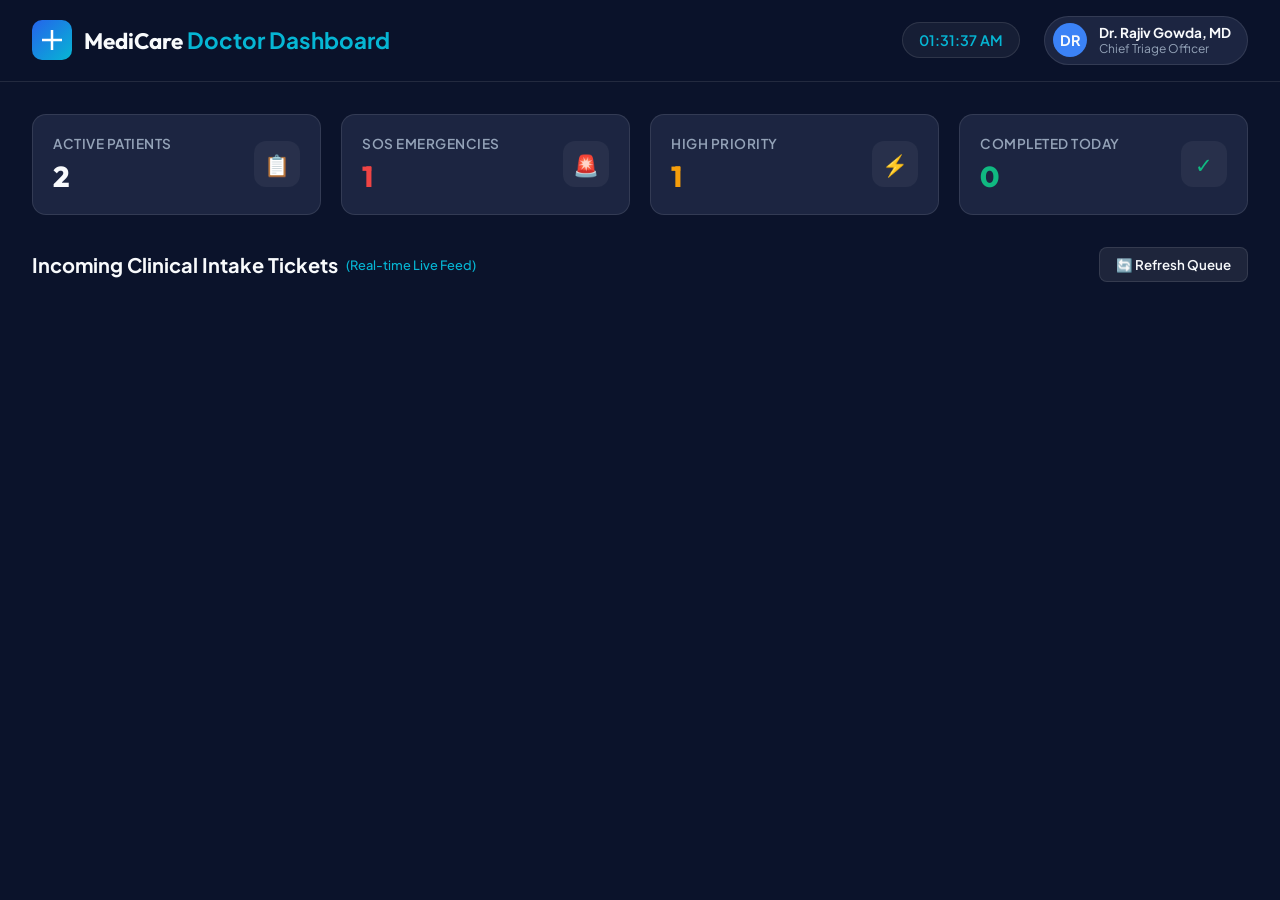
<file: doctor.html>
<!DOCTYPE html>
<html lang="en">
<head>
    <meta charset="UTF-8">
    <meta name="viewport" content="width=device-width, initial-scale=1.0">
    <title>MediCare AI - Doctor Triage Dashboard</title>
    <link rel="preconnect" href="https://fonts.googleapis.com">
    <link rel="preconnect" href="https://fonts.gstatic.com" crossorigin>
    <link href="https://fonts.googleapis.com/css2?family=Outfit:wght@400;500;600;700;800&family=Plus+Jakarta+Sans:wght@400;500;600;700;800&display=swap" rel="stylesheet">
    <style>
        :root {
            --bg-dark: #0b132b;
            --bg-card: #1c2541;
            --bg-card-hover: #232e52;
            --accent-blue: #2563eb;
            --accent-cyan: #06b6d4;
            --text-main: #f8fafc;
            --text-sub: #94a3b8;
            --danger: #ef4444;
            --warning: #f59e0b;
            --success: #10b981;
            --border-color: rgba(255, 255, 255, 0.1);
        }

        * {
            box-sizing: border-box;
            margin: 0;
            padding: 0;
            font-family: 'Plus Jakarta Sans', sans-serif;
        }

        body {
            background-color: var(--bg-dark);
            color: var(--text-main);
            min-height: 100vh;
            display: flex;
            flex-direction: column;
        }

        /* Top Header */
        header {
            background: rgba(11, 19, 43, 0.85);
            backdrop-filter: blur(12px);
            border-bottom: 1px solid var(--border-color);
            padding: 1rem 2rem;
            position: sticky;
            top: 0;
            z-index: 100;
            display: flex;
            justify-content: space-between;
            align-items: center;
        }

        .brand {
            display: flex;
            align-items: center;
            gap: 0.75rem;
        }

        .brand-logo {
            width: 40px;
            height: 40px;
            background: linear-gradient(135deg, var(--accent-blue), var(--accent-cyan));
            border-radius: 10px;
            display: flex;
            align-items: center;
            justify-content: center;
        }

        .brand-title {
            font-family: 'Outfit', sans-serif;
            font-size: 1.4rem;
            font-weight: 700;
        }

        .brand-accent {
            color: var(--accent-cyan);
        }

        .header-meta {
            display: flex;
            align-items: center;
            gap: 1.5rem;
        }

        .live-clock {
            background: rgba(255, 255, 255, 0.05);
            padding: 0.5rem 1rem;
            border-radius: 20px;
            border: 1px solid var(--border-color);
            font-size: 0.9rem;
            font-weight: 600;
            color: var(--accent-cyan);
        }

        .doctor-profile {
            display: flex;
            align-items: center;
            gap: 0.75rem;
            background: var(--bg-card);
            padding: 0.4rem 1rem 0.4rem 0.5rem;
            border-radius: 30px;
            border: 1px solid var(--border-color);
        }

        .doc-avatar {
            width: 34px;
            height: 34px;
            border-radius: 50%;
            background: #3b82f6;
            display: flex;
            align-items: center;
            justify-content: center;
            font-weight: 700;
            font-size: 0.9rem;
        }

        /* Container & Grid Layout */
        .container {
            max-width: 1400px;
            margin: 0 auto;
            width: 100%;
            padding: 2rem;
            flex: 1;
        }

        /* Emergency Alert Header Banner */
        .emergency-banner {
            display: none;
            background: linear-gradient(90deg, #7f1d1d, #b91c1c);
            border: 1px solid #ef4444;
            color: #ffffff;
            padding: 1rem 1.5rem;
            border-radius: 12px;
            margin-bottom: 2rem;
            align-items: center;
            justify-content: space-between;
            box-shadow: 0 0 25px rgba(239, 68, 68, 0.4);
            animation: pulse-border 2s infinite;
        }

        .emergency-banner.active {
            display: flex;
        }

        @keyframes pulse-border {
            0% { box-shadow: 0 0 0 0 rgba(239, 68, 68, 0.5); }
            70% { box-shadow: 0 0 0 12px rgba(239, 68, 68, 0); }
            100% { box-shadow: 0 0 0 0 rgba(239, 68, 68, 0); }
        }

        .emergency-left {
            display: flex;
            align-items: center;
            gap: 1rem;
        }

        .emergency-icon {
            font-size: 1.8rem;
            animation: blink 1s infinite alternate;
        }

        @keyframes blink {
            from { opacity: 1; }
            to { opacity: 0.4; }
        }

        /* Metrics Bar */
        .metrics-grid {
            display: grid;
            grid-template-columns: repeat(auto-fit, minmax(240px, 1fr));
            gap: 1.25rem;
            margin-bottom: 2rem;
        }

        .metric-card {
            background: var(--bg-card);
            border: 1px solid var(--border-color);
            padding: 1.25rem;
            border-radius: 14px;
            display: flex;
            align-items: center;
            justify-content: space-between;
        }

        .metric-info h4 {
            color: var(--text-sub);
            font-size: 0.85rem;
            font-weight: 600;
            text-transform: uppercase;
            letter-spacing: 0.5px;
            margin-bottom: 0.4rem;
        }

        .metric-info .val {
            font-size: 1.8rem;
            font-weight: 800;
            font-family: 'Outfit', sans-serif;
        }

        .metric-icon {
            width: 46px;
            height: 46px;
            border-radius: 12px;
            display: flex;
            align-items: center;
            justify-content: center;
            font-size: 1.3rem;
            background: rgba(255, 255, 255, 0.05);
        }

        /* Section Title & Toolbar */
        .toolbar {
            display: flex;
            justify-content: space-between;
            align-items: center;
            margin-bottom: 1.25rem;
        }

        .section-title {
            font-size: 1.25rem;
            font-weight: 700;
            display: flex;
            align-items: center;
            gap: 0.5rem;
        }

        .btn-refresh {
            background: rgba(255, 255, 255, 0.08);
            color: var(--text-main);
            border: 1px solid var(--border-color);
            padding: 0.5rem 1rem;
            border-radius: 8px;
            cursor: pointer;
            font-weight: 600;
            display: flex;
            align-items: center;
            gap: 0.5rem;
            transition: all 0.2s;
        }

        .btn-refresh:hover {
            background: rgba(255, 255, 255, 0.15);
        }

        /* Patient Ticket Cards */
        .queue-container {
            display: grid;
            grid-template-columns: repeat(auto-fill, minmax(360px, 1fr));
            gap: 1.5rem;
        }

        .ticket-card {
            background: var(--bg-card);
            border: 1px solid var(--border-color);
            border-radius: 16px;
            padding: 1.5rem;
            transition: transform 0.2s, border-color 0.2s, box-shadow 0.2s;
            position: relative;
            display: flex;
            flex-direction: column;
            justify-content: space-between;
        }

        .ticket-card:hover {
            transform: translateY(-3px);
            border-color: var(--accent-cyan);
            box-shadow: 0 10px 30px rgba(0, 0, 0, 0.3);
        }

        .ticket-card.sos-emergency {
            border: 2px solid var(--danger);
            background: linear-gradient(180deg, rgba(239, 68, 68, 0.1), var(--bg-card));
        }

        .ticket-header {
            display: flex;
            justify-content: space-between;
            align-items: flex-start;
            margin-bottom: 1rem;
        }

        .ticket-id {
            font-family: 'Outfit', sans-serif;
            font-weight: 700;
            font-size: 1.1rem;
            color: var(--accent-cyan);
        }

        .badge-severity {
            padding: 0.25rem 0.75rem;
            border-radius: 20px;
            font-size: 0.75rem;
            font-weight: 700;
            text-transform: uppercase;
            letter-spacing: 0.5px;
        }

        .badge-severity.sos {
            background: rgba(239, 68, 68, 0.2);
            color: #fca5a5;
            border: 1px solid var(--danger);
        }

        .badge-severity.high {
            background: rgba(245, 158, 11, 0.2);
            color: #fde047;
            border: 1px solid var(--warning);
        }

        .badge-severity.normal {
            background: rgba(16, 185, 129, 0.2);
            color: #6ee7b7;
            border: 1px solid var(--success);
        }

        .patient-name {
            font-size: 1.2rem;
            font-weight: 700;
            margin-bottom: 0.25rem;
        }

        .patient-sub {
            color: var(--text-sub);
            font-size: 0.85rem;
            margin-bottom: 1rem;
        }

        .complaint-box {
            background: rgba(0, 0, 0, 0.25);
            border-radius: 10px;
            padding: 0.85rem;
            margin-bottom: 1.25rem;
            font-size: 0.9rem;
            line-height: 1.4;
            color: #e2e8f0;
            border-left: 3px solid var(--accent-blue);
        }

        .ticket-footer {
            display: flex;
            justify-content: space-between;
            align-items: center;
            margin-top: 1rem;
            padding-top: 1rem;
            border-top: 1px solid var(--border-color);
        }

        .ticket-time {
            font-size: 0.8rem;
            color: var(--text-sub);
        }

        .btn-view-brief {
            background: var(--accent-blue);
            color: #fff;
            border: none;
            padding: 0.5rem 1rem;
            border-radius: 8px;
            font-weight: 600;
            font-size: 0.85rem;
            cursor: pointer;
            transition: background 0.2s;
        }

        .btn-view-brief:hover {
            background: #1d4ed8;
        }

        /* Detail Modal / Drawer */
        .drawer-overlay {
            display: none;
            position: fixed;
            top: 0;
            left: 0;
            width: 100%;
            height: 100%;
            background: rgba(0, 0, 0, 0.7);
            backdrop-filter: blur(8px);
            z-index: 200;
            justify-content: flex-end;
        }

        .drawer-overlay.active {
            display: flex;
        }

        .drawer-content {
            width: 100%;
            max-width: 600px;
            background: var(--bg-card);
            height: 100%;
            overflow-y: auto;
            padding: 2rem;
            display: flex;
            flex-direction: column;
            box-shadow: -10px 0 30px rgba(0, 0, 0, 0.5);
            border-left: 1px solid var(--border-color);
        }

        .drawer-header {
            display: flex;
            justify-content: space-between;
            align-items: center;
            margin-bottom: 1.5rem;
            padding-bottom: 1rem;
            border-bottom: 1px solid var(--border-color);
        }

        .btn-close-drawer {
            background: none;
            border: none;
            color: var(--text-sub);
            font-size: 1.5rem;
            cursor: pointer;
        }

        .summary-block {
            background: rgba(0, 0, 0, 0.3);
            padding: 1.25rem;
            border-radius: 12px;
            margin-bottom: 1.5rem;
            white-space: pre-line;
            line-height: 1.6;
            font-size: 0.95rem;
            border-left: 4px solid var(--accent-cyan);
        }

        .doctor-note-input {
            width: 100%;
            height: 100px;
            background: rgba(0, 0, 0, 0.3);
            border: 1px solid var(--border-color);
            border-radius: 10px;
            padding: 0.85rem;
            color: var(--text-main);
            font-size: 0.95rem;
            margin-bottom: 1rem;
            resize: none;
        }

        .action-bar {
            display: flex;
            gap: 1rem;
            margin-top: auto;
        }

        .btn-status-action {
            flex: 1;
            padding: 0.75rem;
            border-radius: 10px;
            font-weight: 700;
            border: none;
            cursor: pointer;
        }

        .btn-complete {
            background: var(--success);
            color: #fff;
        }

        .btn-consulting {
            background: var(--warning);
            color: #000;
        }
    </style>
</head>
<body>

    <!-- Header Navigation -->
    <header>
        <div class="brand">
            <div class="brand-logo">
                <svg width="24" height="24" viewBox="0 0 24 24" fill="none" stroke="white" stroke-width="2.5">
                    <path d="M12 2v20M2 12h20"/>
                </svg>
            </div>
            <div class="brand-title">MediCare <span class="brand-accent">Doctor Dashboard</span></div>
        </div>

        <div class="header-meta">
            <div class="live-clock" id="live-clock">--:-- --</div>
            <div class="doctor-profile">
                <div class="doc-avatar">DR</div>
                <div>
                    <div style="font-size: 0.85rem; font-weight: 700;">Dr. Rajiv Gowda, MD</div>
                    <div style="font-size: 0.75rem; color: var(--text-sub);">Chief Triage Officer</div>
                </div>
            </div>
        </div>
    </header>

    <div class="container">
        <!-- Emergency SOS Alert Banner (Shows when urgent ticket arrives) -->
        <div class="emergency-banner" id="emergency-banner">
            <div class="emergency-left">
                <div class="emergency-icon">🚨</div>
                <div>
                    <h3 style="font-size: 1.1rem; font-weight: 800;">CRITICAL EMERGENCY ALERT</h3>
                    <p style="font-size: 0.85rem; opacity: 0.9;" id="emergency-banner-text">Patient #MCA-90214 flagged with acute chest pain!</p>
                </div>
            </div>
            <button class="btn-view-brief" style="background: white; color: #7f1d1d;" id="btn-view-emergency">Review Immediate Triage</button>
        </div>

        <!-- Metric Cards -->
        <div class="metrics-grid">
            <div class="metric-card">
                <div class="metric-info">
                    <h4>Active Patients</h4>
                    <div class="val" id="metric-total">2</div>
                </div>
                <div class="metric-icon" style="color: var(--accent-cyan);">📋</div>
            </div>

            <div class="metric-card">
                <div class="metric-info">
                    <h4>SOS Emergencies</h4>
                    <div class="val" id="metric-sos" style="color: var(--danger);">1</div>
                </div>
                <div class="metric-icon" style="color: var(--danger);">🚨</div>
            </div>

            <div class="metric-card">
                <div class="metric-info">
                    <h4>High Priority</h4>
                    <div class="val" id="metric-high" style="color: var(--warning);">1</div>
                </div>
                <div class="metric-icon" style="color: var(--warning);">⚡</div>
            </div>

            <div class="metric-card">
                <div class="metric-info">
                    <h4>Completed Today</h4>
                    <div class="val" id="metric-completed" style="color: var(--success);">0</div>
                </div>
                <div class="metric-icon" style="color: var(--success);">✓</div>
            </div>
        </div>

        <!-- Toolbar -->
        <div class="toolbar">
            <div class="section-title">
                <span>Incoming Clinical Intake Tickets</span>
                <span style="font-size: 0.8rem; color: var(--accent-cyan); font-weight: 500;">(Real-time Live Feed)</span>
            </div>
            <button class="btn-refresh" id="btn-refresh">
                <span>🔄 Refresh Queue</span>
            </button>
        </div>

        <!-- Ticket Cards Grid -->
        <div class="queue-container" id="queue-container">
            <!-- Cards will be populated dynamically -->
        </div>
    </div>

    <!-- Ticket Brief Detail Drawer -->
    <div class="drawer-overlay" id="drawer-overlay">
        <div class="drawer-content">
            <div class="drawer-header">
                <div>
                    <div class="ticket-id" id="drawer-ticket-id">#MCA-00000</div>
                    <h2 class="patient-name" id="drawer-patient-name">Patient Name</h2>
                    <div class="patient-sub" id="drawer-patient-meta">ABHA: -- | Age: --</div>
                </div>
                <button class="btn-close-drawer" id="btn-close-drawer">&times;</button>
            </div>

            <h4 style="margin-bottom: 0.5rem; color: var(--text-sub);">AI Clinical Summary</h4>
            <div class="summary-block" id="drawer-summary-text">
                Loading clinical brief...
            </div>

            <h4 style="margin-bottom: 0.5rem; color: var(--text-sub);">Uploaded Scanned Reports / Documents</h4>
            <div id="drawer-docs-container" style="margin-bottom: 1.5rem; font-size: 0.9rem; color: var(--text-sub);">
                No attached document scans.
            </div>

            <h4 style="margin-bottom: 0.5rem; color: var(--text-sub);">Doctor Consultation Notes</h4>
            <textarea class="doctor-note-input" id="drawer-doctor-notes" placeholder="Enter clinical diagnosis, observations, or prescription details..."></textarea>

            <div class="action-bar">
                <button class="btn-status-action btn-consulting" id="btn-mark-consulting">Mark In Consultation</button>
                <button class="btn-status-action btn-complete" id="btn-mark-complete">Complete Encounter</button>
            </div>
        </div>
    </div>

    <script>
        const API_BASE = 'http://localhost:8000/api/v1';
        let currentTickets = [];
        let activeTicketId = null;

        // Clock Update
        function updateClock() {
            const now = new Date();
            document.getElementById('live-clock').textContent = now.toLocaleTimeString([], { hour: '2-digit', minute: '2-digit', second: '2-digit' });
        }
        setInterval(updateClock, 1000);
        updateClock();

        // Fetch Live Tickets from FastAPI
        async function fetchTickets() {
            try {
                const res = await fetch(`${API_BASE}/doctor/tickets`);
                if (!res.ok) throw new Error('API server unavailable');
                const data = await res.json();
                currentTickets = data;
                renderQueue(data);
            } catch (err) {
                console.log('Fetching fallback offline tickets...');
            }
        }

        // Render Cards
        function renderQueue(tickets) {
            const container = document.getElementById('queue-container');
            container.innerHTML = '';

            let sosCount = 0;
            let highCount = 0;
            let activeCount = 0;
            let sosTicket = null;

            tickets.forEach(t => {
                if (t.status !== 'COMPLETED') activeCount++;
                if (t.is_emergency && t.status !== 'COMPLETED') {
                    sosCount++;
                    sosTicket = t;
                }
                if (t.triage_severity === 'HIGH' && t.status !== 'COMPLETED') highCount++;

                const isSos = t.triage_severity === 'CRITICAL_SOS';
                const isHigh = t.triage_severity === 'HIGH';

                const card = document.createElement('div');
                card.className = `ticket-card ${isSos ? 'sos-emergency' : ''}`;
                card.innerHTML = `
                    <div class="ticket-header">
                        <span class="ticket-id">${t.ticket_id}</span>
                        <span class="badge-severity ${isSos ? 'sos' : (isHigh ? 'high' : 'normal')}">
                            ${isSos ? '🚨 CRITICAL SOS' : (isHigh ? '⚡ HIGH PRIORITY' : '✓ NORMAL INTAKE')}
                        </span>
                    </div>
                    <div class="patient-name">${t.patient_name}</div>
                    <div class="patient-sub">ABHA: ${t.abha_number} • ${t.patient_demographics}</div>
                    <div class="complaint-box">
                        <strong>Reason:</strong> ${t.visit_reason}<br>
                        ${t.chief_complaints ? `<em>"${t.chief_complaints}"</em>` : ''}
                    </div>
                    <div class="ticket-footer">
                        <span class="ticket-time">Received: ${t.created_at}</span>
                        <button class="btn-view-brief" onclick="openBrief('${t.ticket_id}')">Review Brief →</button>
                    </div>
                `;
                container.appendChild(card);
            });

            // Update Metrics
            document.getElementById('metric-total').textContent = activeCount;
            document.getElementById('metric-sos').textContent = sosCount;
            document.getElementById('metric-high').textContent = highCount;

            // Toggle Emergency Banner
            const banner = document.getElementById('emergency-banner');
            if (sosTicket) {
                banner.classList.add('active');
                document.getElementById('emergency-banner-text').textContent = `Patient ${sosTicket.patient_name} (${sosTicket.ticket_id}) requires immediate triage for ${sosTicket.visit_reason}!`;
                document.getElementById('btn-view-emergency').onclick = () => openBrief(sosTicket.ticket_id);
            } else {
                banner.classList.remove('active');
            }
        }

        // Open Detail Brief Drawer
        async function openBrief(ticketId) {
            activeTicketId = ticketId;
            const overlay = document.getElementById('drawer-overlay');
            overlay.classList.add('active');

            try {
                const res = await fetch(`${API_BASE}/doctor/ticket/${ticketId}`);
                const data = await res.json();
                const t = data.ticket;
                const docs = data.documents;

                document.getElementById('drawer-ticket-id').textContent = t.ticket_id;
                document.getElementById('drawer-patient-name').textContent = t.patient_name;
                document.getElementById('drawer-patient-meta').textContent = `ABHA: ${t.abha_number} | ${t.patient_demographics}`;
                document.getElementById('drawer-summary-text').textContent = t.ai_summary || t.visit_reason;
                document.getElementById('drawer-doctor-notes').value = t.doctor_notes || '';

                const docBox = document.getElementById('drawer-docs-container');
                if (docs && docs.length > 0) {
                    docBox.innerHTML = docs.map(d => `
                        <div style="background: rgba(255,255,255,0.05); padding: 0.5rem; border-radius: 6px; margin-top: 0.4rem;">
                            📄 <strong>${d.file_name}</strong> (${d.uploaded_at})<br>
                            <span style="font-size: 0.8rem; opacity: 0.8;">${d.ocr_extracted_text}</span>
                        </div>
                    `).join('');
                } else {
                    docBox.textContent = 'No attached document scans.';
                }
            } catch (err) {
                console.error(err);
            }
        }

        // Close Drawer
        document.getElementById('btn-close-drawer').onclick = () => {
            document.getElementById('drawer-overlay').classList.remove('active');
        };

        // Status updates
        async function updateStatus(newStatus) {
            if (!activeTicketId) return;
            const notes = document.getElementById('drawer-doctor-notes').value;

            try {
                await fetch(`${API_BASE}/doctor/ticket/${activeTicketId}/status`, {
                    method: 'POST',
                    headers: { 'Content-Type': 'application/json' },
                    body: JSON.stringify({ status: newStatus, doctor_notes: notes })
                });
                document.getElementById('drawer-overlay').classList.remove('active');
                fetchTickets();
            } catch (err) {
                console.error(err);
            }
        }

        document.getElementById('btn-mark-consulting').onclick = () => updateStatus('IN_CONSULTATION');
        document.getElementById('btn-mark-complete').onclick = () => updateStatus('COMPLETED');
        document.getElementById('btn-refresh').onclick = fetchTickets;

        // Auto Poll every 3 seconds for live tickets
        setInterval(fetchTickets, 3000);
        fetchTickets();
    </script>
</body>
</html>
</file>
<file: style.css>
/* ==========================================================================
   MediCare AI - Modern Healthcare Landing Page Stylesheet
   ========================================================================== */

:root {
    --font-primary: 'Outfit', 'Noto Sans Kannada', 'Noto Sans Devanagari', 'Plus Jakarta Sans', -apple-system, BlinkMacSystemFont, sans-serif;
    --font-secondary: 'Plus Jakarta Sans', 'Noto Sans Kannada', 'Noto Sans Devanagari', sans-serif;

    /* Colors */
    --bg-dark: #090a0f;
    --bg-blue-start: #3b66ff;
    --bg-blue-end: #2555ff;

    --text-white: #ffffff;
    --text-muted: #94a3b8;
    --text-dark: #0f172a;
    --text-navy: #1e293b;

    --accent-blue: #3b82f6;
    --accent-blue-hover: #1d4ed8;
    --accent-cyan: #60a5fa;
    --accent-purple: #7c3aed;
    --accent-violet: #6366f1;

    --dock-bg: rgba(210, 226, 252, 0.92);
    --glass-bg: rgba(255, 255, 255, 0.14);
    --glass-border: rgba(255, 255, 255, 0.22);
    --nav-bg: rgba(255, 255, 255, 0.95);

    --shadow-soft: 0 10px 30px rgba(0, 0, 0, 0.12);
    --shadow-glow: 0 0 35px rgba(59, 130, 246, 0.35);
    --transition-fast: 0.25s cubic-bezier(0.4, 0, 0.2, 1);
    --transition-smooth: 0.4s cubic-bezier(0.16, 1, 0.3, 1);
}

/* Reset & Base */
*,
*::before,
*::after {
    margin: 0;
    padding: 0;
    box-sizing: border-box;
}

html {
    scroll-behavior: smooth;
    font-family: var(--font-primary);
    background-color: var(--bg-dark);
    color: var(--text-white);
    -webkit-font-smoothing: antialiased;
    -moz-osx-font-smoothing: grayscale;
}

/* Multilingual Alignment & Baseline Normalization */
html[lang="kn"], html[lang="hi"],
html[data-lang="kn"], html[data-lang="hi"] {
    line-height: 1.5;
    letter-spacing: 0.01em;
}

/* Kannada Typography & Alignment */
html[lang="kn"] .status-floating-heading,
html[data-lang="kn"] .status-floating-heading {
    font-size: 40px !important;
    line-height: 1.32 !important;
    letter-spacing: 0 !important;
    white-space: nowrap !important;
    left: -40px;
    top: 8px;
    text-shadow: 0 2px 12px rgba(255, 255, 255, 0.95);
}

html[lang="kn"] .status-title,
html[data-lang="kn"] .status-title {
    font-size: 46px !important;
    line-height: 1.22 !important;
    letter-spacing: 0 !important;
}

html[lang="kn"] .status-option-btn,
html[data-lang="kn"] .status-option-btn {
    font-size: 17px !important;
    min-height: 60px;
    padding: 12px 18px;
    line-height: 1.3;
    display: flex;
    align-items: center;
    justify-content: center;
    text-align: center;
}

/* Hindi Typography & Alignment */
html[lang="hi"] .status-floating-heading,
html[data-lang="hi"] .status-floating-heading {
    font-size: 44px !important;
    line-height: 1.3 !important;
    letter-spacing: 0 !important;
    white-space: nowrap !important;
    left: -35px;
    top: 8px;
    text-shadow: 0 2px 12px rgba(255, 255, 255, 0.95);
}

html[lang="hi"] .status-title,
html[data-lang="hi"] .status-title {
    font-size: 48px !important;
    line-height: 1.25 !important;
    letter-spacing: 0 !important;
}

html[lang="hi"] .status-option-btn,
html[data-lang="hi"] .status-option-btn {
    font-size: 18px !important;
    min-height: 60px;
    padding: 12px 18px;
    line-height: 1.3;
    display: flex;
    align-items: center;
    justify-content: center;
    text-align: center;
}

html[lang="kn"] .hero-title, html[lang="hi"] .hero-title,
html[data-lang="kn"] .hero-title, html[data-lang="hi"] .hero-title {
    line-height: 1.3 !important;
    word-break: normal;
    overflow-wrap: break-word;
}

html[lang="kn"] .hero-description, html[lang="hi"] .hero-description,
html[data-lang="kn"] .hero-description, html[data-lang="hi"] .hero-description {
    line-height: 1.65 !important;
    max-width: 620px;
}

html[lang="kn"] .nav-item, html[lang="hi"] .nav-item,
html[data-lang="kn"] .nav-item, html[data-lang="hi"] .nav-item {
    font-size: 13.5px;
    white-space: nowrap;
}

body {
    overflow-x: hidden;
    min-height: 100vh;
    display: flex;
    flex-direction: column;
}

.landing-page {
    position: relative;
    width: 100%;
    min-height: 100vh;
    background-color: var(--bg-dark);
}

/* ==========================================================================
   Top Floating Navbar
   ========================================================================== */
.navbar-wrapper {
    position: fixed;
    top: 10px;
    left: 0;
    width: 100%;
    display: flex;
    justify-content: center;
    align-items: center;
    z-index: 1000;
    padding: 0 20px;
}


.navbar {
    width: 100%;
    max-width: 1160px;
    height: 58px;
    background: var(--nav-bg);
    backdrop-filter: blur(20px);
    -webkit-backdrop-filter: blur(20px);
    border-radius: 50px;
    padding: 4px 10px 4px 18px;
    display: flex;
    align-items: center;
    justify-content: space-between;
    gap: 12px;
    box-shadow: 0 14px 35px rgba(0, 0, 0, 0.18), 0 2px 8px rgba(0, 0, 0, 0.04);
    border: 1px solid rgba(255, 255, 255, 0.7);
    transition: var(--transition-smooth);
}

/* Logo */
.logo {
    display: flex;
    align-items: center;
    gap: 10px;
    cursor: pointer;
    user-select: none;
    flex-shrink: 0;
}

.logo-icon {
    display: flex;
    align-items: center;
    justify-content: center;
}

.logo-text {
    font-size: 19px;
    font-weight: 800;
    color: var(--text-dark);
    letter-spacing: -0.4px;
    white-space: nowrap;
}

.logo-accent {
    color: var(--accent-blue);
    font-weight: 800;
}

/* Nav Links */
.nav-links {
    display: flex;
    align-items: center;
    gap: 4px;
    list-style: none;
    margin: 0;
    padding: 0;
    flex-shrink: 0;
}

.nav-item {
    position: relative;
    display: flex;
    align-items: center;
    justify-content: center;
}

.nav-link {
    text-decoration: none;
    color: #475569;
    font-size: 13.5px;
    font-weight: 600;
    padding: 6px 12px;
    border-radius: 20px;
    transition: var(--transition-fast);
    white-space: nowrap;
    display: inline-flex;
    align-items: center;
    justify-content: center;
    line-height: 1.2;
}

.nav-item:hover .nav-link {
    color: var(--text-dark);
    background: rgba(241, 245, 249, 0.8);
}

.nav-item.active .nav-link {
    background: rgba(59, 130, 246, 0.12);
    color: #1d4ed8;
    font-weight: 700;
}

/* Nav Actions */
.nav-actions {
    display: flex;
    align-items: center;
    gap: 8px;
    flex-shrink: 0;
}

.nav-token-btn {
    display: inline-flex;
    align-items: center;
    gap: 6px;
    padding: 6px 12px;
    height: 36px;
    background: #eff6ff;
    border: 1.5px solid #bfdbfe;
    border-radius: 20px;
    font-size: 12.5px;
    font-weight: 700;
    color: #1e40af;
    cursor: pointer;
    transition: var(--transition-fast);
    position: relative;
    white-space: nowrap;
    flex-shrink: 0;
}

.nav-token-btn:hover {
    background: #dbeafe;
    border-color: #3b82f6;
    color: #1d4ed8;
    transform: translateY(-1px);
}

.nav-token-btn.has-token {
    background: #ecfdf5;
    border-color: #a7f3d0;
    color: #065f46;
}

.nav-token-status-dot {
    width: 7px;
    height: 7px;
    background: #10b981;
    border-radius: 50%;
    box-shadow: 0 0 6px rgba(16, 185, 129, 0.8);
    animation: pulseSync 2s infinite;
}

.nav-lang-switcher {
    display: inline-flex;
    align-items: center;
    gap: 6px;
    padding: 6px 12px;
    height: 36px;
    background: #0f172a;
    border: 1.5px solid #1e293b;
    border-radius: 20px;
    font-size: 12.5px;
    font-weight: 700;
    color: #ffffff;
    cursor: pointer;
    transition: var(--transition-fast);
    position: relative;
    white-space: nowrap;
    flex-shrink: 0;
}

.nav-lang-switcher:hover {
    background: #1e293b;
    border-color: #334155;
    transform: translateY(-1px);
}

.icon-btn {
    background: #f1f5f9;
    border: none;
    width: 38px;
    height: 38px;
    border-radius: 50%;
    display: flex;
    align-items: center;
    justify-content: center;
    color: #475569;
    cursor: pointer;
    transition: var(--transition-fast);
}

.icon-btn:hover {
    background: #e2e8f0;
    color: var(--text-dark);
    transform: scale(1.05);
}

.nav-divider {
    width: 1px;
    height: 24px;
    background: #e2e8f0;
}

.btn {
    border: none;
    outline: none;
    cursor: pointer;
    font-family: var(--font-primary);
    display: inline-flex;
    align-items: center;
    justify-content: center;
    gap: 8px;
    transition: var(--transition-fast);
}

.btn-primary {
    background: linear-gradient(135deg, #3b82f6 0%, #1d4ed8 100%);
    color: var(--text-white);
    font-size: 14.5px;
    font-weight: 700;
    padding: 10px 22px;
    border-radius: 30px;
    box-shadow: 0 4px 14px rgba(37, 99, 235, 0.35);
}

.btn-primary:hover {
    transform: translateY(-1px);
    box-shadow: 0 6px 20px rgba(37, 99, 235, 0.5);
    background: linear-gradient(135deg, #2563eb 0%, #1e40af 100%);
}

.btn-arrow {
    transition: transform var(--transition-fast);
}

.btn:hover .btn-arrow {
    transform: translateX(4px);
}

/* ==========================================================================
   Hero Section
   ========================================================================== */
.hero-section {
    position: relative;
    width: 100%;
    min-height: 100vh;
    display: flex;
    align-items: center;
    justify-content: center;
    padding: 110px 40px 140px 40px;
    overflow: hidden;
}

/* Split Background Layer */
.hero-bg {
    position: absolute;
    top: 0;
    left: 0;
    width: 100%;
    height: 100%;
    z-index: 1;
    display: flex;
}

.bg-dark {
    position: absolute;
    top: 0;
    left: 0;
    width: 100%;
    height: 100%;
    background-color: var(--bg-dark);
}

.bg-blue {
    position: absolute;
    top: 0;
    right: 0;
    width: 100%;
    height: 100%;
    background: linear-gradient(135deg, #3b66ff 0%, #2b56ff 50%, #1d4ed8 100%);
    clip-path: polygon(57% 0, 100% 0, 100% 100%, 43% 100%);
}

/* Hero Content Grid Layout */
.hero-container {
    position: relative;
    z-index: 10;
    width: 100%;
    max-width: 1340px;
    display: grid;
    grid-template-columns: 1fr 1.15fr 0.85fr;
    align-items: center;
    gap: 20px;
}


/* Left Content */
.hero-content {
    display: flex;
    flex-direction: column;
    align-items: flex-start;
    padding-right: 70px;
}

.ai-badge {
    display: inline-flex;
    align-items: center;
    gap: 8px;
    background: rgba(255, 255, 255, 0.08);
    border: 1px solid rgba(255, 255, 255, 0.16);
    backdrop-filter: blur(10px);
    padding: 8px 18px;
    border-radius: 30px;
    color: #e2e8f0;
    font-size: 14.5px;
    font-weight: 500;
    margin-bottom: 30px;
    box-shadow: 0 4px 12px rgba(0, 0, 0, 0.1);
}

.sparkle-icon {
    animation: pulseSparkle 2s infinite ease-in-out;
}

@keyframes pulseSparkle {

    0%,
    100% {
        transform: scale(1);
        opacity: 0.8;
    }

    50% {
        transform: scale(1.2);
        opacity: 1;
    }
}

.hero-title {
    font-size: 54px;
    font-weight: 800;
    line-height: 1.12;
    color: var(--text-white);
    letter-spacing: -1.2px;
    margin-bottom: 24px;
}

.highlight-blue {
    color: #3b82f6;
    background: linear-gradient(135deg, #60a5fa 0%, #3b82f6 100%);
    -webkit-background-clip: text;
    -webkit-text-fill-color: transparent;
}

.highlight-cyan {
    color: #60a5fa;
    background: linear-gradient(135deg, #93c5fd 0%, #3b82f6 100%);
    -webkit-background-clip: text;
    -webkit-text-fill-color: transparent;
    text-shadow: 0 0 25px rgba(96, 165, 250, 0.4);
}

.hero-description {
    font-size: 16px;
    line-height: 1.6;
    color: var(--text-muted);
    font-weight: 400;
    max-width: 480px;
}

.hero-divider {
    width: 320px;
    height: 3px;
    background: rgba(255, 255, 255, 0.35);
    margin: 28px 0 32px 0;
    border-radius: 4px;
}

/* Hero Action Buttons */
.hero-actions {
    display: flex;
    align-items: center;
    gap: 16px;
}

.btn-hero-primary {
    background: linear-gradient(135deg, #4f46e5 0%, #3b82f6 100%);
    color: var(--text-white);
    font-size: 17px;
    font-weight: 700;
    padding: 14px 32px;
    border-radius: 40px;
    box-shadow: 0 8px 24px rgba(59, 130, 246, 0.4);
}

.btn-hero-primary:hover {
    transform: translateY(-2px);
    box-shadow: 0 12px 30px rgba(59, 130, 246, 0.6);
    background: linear-gradient(135deg, #4338ca 0%, #2563eb 100%);
}

.btn-hero-secondary {
    background: rgba(255, 255, 255, 0.18);
    border: 1px solid rgba(255, 255, 255, 0.3);
    backdrop-filter: blur(12px);
    color: var(--text-white);
    font-size: 17px;
    font-weight: 700;
    padding: 12px 14px 12px 28px;
    border-radius: 40px;
    gap: 12px;
}

.btn-hero-secondary:hover {
    background: rgba(255, 255, 255, 0.28);
    transform: translateY(-2px);
}

.play-icon-circle {
    width: 32px;
    height: 32px;
    background: #3b82f6;
    border-radius: 50%;
    display: flex;
    align-items: center;
    justify-content: center;
    color: var(--text-white);
    box-shadow: 0 4px 10px rgba(0, 0, 0, 0.2);
}

/* Center Doctor Image */
.hero-doctor-wrapper {
    position: relative;
    display: flex;
    justify-content: center;
    align-items: flex-end;
    height: 680px;
    pointer-events: none;
    margin-top: 0;
    transform: translateY(10px);
}

.doctor-image {
    max-height: 800px;
    width: auto;
    object-fit: contain;
    filter: drop-shadow(0 25px 55px rgba(0, 0, 0, 0.5));
    position: relative;
    z-index: 2;
    animation: floatDoctor 6s ease-in-out infinite;
}

@keyframes floatDoctor {

    0%,
    100% {
        transform: translateY(0);
    }

    50% {
        transform: translateY(-6px);
    }
}

.doctor-glow {
    position: absolute;
    bottom: 20px;
    width: 420px;
    height: 420px;
    background: radial-gradient(circle, rgba(59, 130, 246, 0.35) 0%, rgba(0, 0, 0, 0) 70%);
    z-index: 1;
}




/* Right Feature Glass Cards */
.hero-cards {
    display: flex;
    flex-direction: column;
    gap: 20px;
    align-items: flex-end;
    padding-left: 20px;
}

.glass-card {
    background: rgba(255, 255, 255, 0.12);
    backdrop-filter: blur(20px);
    -webkit-backdrop-filter: blur(20px);
    border: 1px solid rgba(255, 255, 255, 0.25);
    border-radius: 22px;
    padding: 22px 26px;
    width: 290px;
    display: flex;
    align-items: flex-start;
    gap: 16px;
    box-shadow: 0 12px 32px rgba(0, 0, 0, 0.12);
    transition: var(--transition-smooth);
    cursor: pointer;
}

.glass-card:hover {
    transform: translateX(-6px) translateY(-3px);
    background: rgba(255, 255, 255, 0.2);
    border-color: rgba(255, 255, 255, 0.4);
    box-shadow: 0 16px 40px rgba(0, 0, 0, 0.2);
}

.card-icon-box {
    width: 44px;
    height: 44px;
    background: rgba(255, 255, 255, 0.15);
    border: 1px solid rgba(255, 255, 255, 0.3);
    border-radius: 14px;
    display: flex;
    align-items: center;
    justify-content: center;
    color: var(--text-white);
    flex-shrink: 0;
}

.card-info {
    display: flex;
    flex-direction: column;
    gap: 4px;
}

.card-title {
    font-size: 20px;
    font-weight: 700;
    color: var(--text-white);
    letter-spacing: -0.3px;
}

.card-subtitle {
    font-size: 13.5px;
    line-height: 1.35;
    color: rgba(255, 255, 255, 0.85);
    font-weight: 400;
}

/* ==========================================================================
   Bottom Feature Dock / Bar
   ========================================================================== */
.dock-wrapper {
    position: absolute;
    bottom: 60px;
    left: 0;
    width: 100%;
    display: flex;
    justify-content: center;
    z-index: 100;
    padding: 0 30px;
}

.feature-dock {
    width: 100%;
    max-width: 1240px;
    background: var(--dock-bg);
    backdrop-filter: blur(24px);
    -webkit-backdrop-filter: blur(24px);
    border-radius: 24px;
    padding: 18px 28px;
    display: grid;
    grid-template-columns: 1.1fr auto 1.1fr auto 1.3fr auto 1fr;
    align-items: center;
    box-shadow: 0 16px 45px rgba(0, 0, 0, 0.22);
    border: 1px solid rgba(255, 255, 255, 0.8);
}

.dock-item {
    display: flex;
    align-items: center;
    gap: 16px;
    padding: 6px 12px;
    border-radius: 16px;
    cursor: pointer;
    transition: var(--transition-fast);
}

.dock-item:hover {
    background: rgba(255, 255, 255, 0.4);
    transform: translateY(-2px);
}

.dock-icon {
    width: 52px;
    height: 52px;
    background: transparent;
    display: flex;
    align-items: center;
    justify-content: center;
    color: var(--accent-purple);
    flex-shrink: 0;
}

#dock-specialized .dock-icon {
    background: #6366f1;
    border-radius: 50%;
    color: white;
    width: 46px;
    height: 46px;
    box-shadow: 0 6px 16px rgba(99, 102, 241, 0.35);
}

.dock-text {
    display: flex;
    flex-direction: column;
    gap: 2px;
}

.dock-text h4 {
    font-size: 16px;
    font-weight: 700;
    color: var(--text-dark);
    line-height: 1.25;
}

.dock-text p {
    font-size: 12.5px;
    color: #475569;
    line-height: 1.3;
}

.dock-divider {
    width: 2px;
    height: 38px;
    background: rgba(255, 255, 255, 0.8);
    border-radius: 1px;
}

/* ==========================================================================
   Modals & Overlays
   ========================================================================== */
.modal-overlay {
    position: fixed;
    top: 0;
    left: 0;
    width: 100vw;
    height: 100vh;
    background: rgba(9, 10, 15, 0.75);
    backdrop-filter: blur(10px);
    z-index: 3500;
    display: flex;
    align-items: center;
    justify-content: center;
    opacity: 0;
    pointer-events: none;
    transition: opacity var(--transition-fast);
    padding: 20px;
}

.modal-overlay.active {
    opacity: 1;
    pointer-events: auto;
}

.modal-card {
    background: #1e293b;
    border: 1px solid rgba(255, 255, 255, 0.15);
    border-radius: 24px;
    width: 100%;
    max-width: 560px;
    padding: 28px;
    box-shadow: 0 20px 50px rgba(0, 0, 0, 0.5);
    transform: scale(0.92);
    transition: transform var(--transition-smooth);
    color: var(--text-white);
}

.modal-overlay.active .modal-card {
    transform: scale(1);
}

.modal-header {
    display: flex;
    justify-content: space-between;
    align-items: flex-start;
    margin-bottom: 20px;
}

.modal-title-box {
    display: flex;
    align-items: center;
    gap: 14px;
}

.modal-icon {
    font-size: 26px;
    background: rgba(59, 130, 246, 0.15);
    padding: 8px;
    border-radius: 14px;
}

.modal-title-box h2 {
    font-size: 20px;
    font-weight: 700;
}

.modal-title-box p {
    font-size: 13px;
    color: var(--text-muted);
}

.modal-close {
    background: none;
    border: none;
    color: var(--text-muted);
    font-size: 28px;
    cursor: pointer;
    line-height: 1;
}

.modal-close:hover {
    color: var(--text-white);
}

.input-group label {
    display: block;
    font-size: 14px;
    color: #cbd5e1;
    margin-bottom: 8px;
    font-weight: 500;
}

.input-group textarea {
    width: 100%;
    height: 100px;
    background: #0f172a;
    border: 1px solid #334155;
    border-radius: 14px;
    padding: 12px 16px;
    color: var(--text-white);
    font-family: var(--font-primary);
    font-size: 14.5px;
    resize: none;
    outline: none;
}

.input-group textarea:focus {
    border-color: var(--accent-blue);
    box-shadow: 0 0 0 3px rgba(59, 130, 246, 0.2);
}

.quick-tags {
    display: flex;
    flex-wrap: wrap;
    gap: 8px;
    margin: 14px 0;
}

.tag {
    background: #334155;
    color: #94a3b8;
    font-size: 12.5px;
    padding: 5px 12px;
    border-radius: 20px;
    cursor: pointer;
    transition: var(--transition-fast);
}

.tag:hover {
    background: var(--accent-blue);
    color: white;
}

.ai-response-box {
    background: #0f172a;
    border: 1px solid #334155;
    border-radius: 16px;
    padding: 18px;
    margin-top: 16px;
}

.ai-analyzing {
    display: flex;
    align-items: center;
    gap: 12px;
    color: var(--accent-cyan);
    font-size: 14px;
}

.spinner {
    width: 20px;
    height: 20px;
    border: 3px solid rgba(96, 165, 250, 0.2);
    border-top-color: var(--accent-cyan);
    border-radius: 50%;
    animation: spin 0.8s linear infinite;
}

@keyframes spin {
    to {
        transform: rotate(360deg);
    }
}

.triage-badge {
    display: inline-block;
    font-size: 11px;
    font-weight: 800;
    letter-spacing: 0.5px;
    padding: 4px 10px;
    border-radius: 6px;
    margin-bottom: 8px;
}

.triage-moderate {
    background: rgba(245, 158, 11, 0.2);
    color: #fbbf24;
    border: 1px solid rgba(245, 158, 11, 0.4);
}

.ai-result h4 {
    font-size: 16px;
    margin-bottom: 6px;
    color: white;
}

.ai-result p {
    font-size: 13.5px;
    color: #94a3b8;
    line-height: 1.45;
    margin-bottom: 12px;
}

.next-steps {
    font-size: 13px;
    color: #cbd5e1;
    border-top: 1px dashed #334155;
    padding-top: 10px;
}

.next-steps ul {
    margin-left: 18px;
    margin-top: 6px;
}

.modal-footer {
    display: flex;
    justify-content: flex-end;
    gap: 12px;
    margin-top: 20px;
}

.btn-secondary {
    background: #334155;
    color: var(--text-white);
    font-size: 14.5px;
    font-weight: 600;
    padding: 10px 20px;
    border-radius: 30px;
}

.btn-secondary:hover {
    background: #475569;
}

/* ==========================================================================
   Patient Intake Console - High-Fidelity Healthcare UI Suite
   ========================================================================== */
.console-modal-card {
    max-width: 1020px;
    width: 95%;
    min-height: 590px;
    background: #ffffff;
    border-radius: 26px;
    border: 1px solid rgba(226, 232, 240, 0.95);
    box-shadow: 0 25px 70px -15px rgba(15, 35, 75, 0.2), 0 0 1px rgba(0, 0, 0, 0.08);
    display: flex;
    flex-direction: row;
    padding: 0;
    overflow: hidden;
    position: relative;
    animation: consoleModalPop 0.3s cubic-bezier(0.16, 1, 0.3, 1);
}

@keyframes consoleModalPop {
    from {
        opacity: 0;
        transform: scale(0.96) translateY(8px);
    }
    to {
        opacity: 1;
        transform: scale(1) translateY(0);
    }
}

/* Left Sidebar */
.console-sidebar {
    width: 265px;
    flex-shrink: 0;
    background: #ffffff;
    border-right: 1px solid #edf2f7;
    padding: 30px 22px;
    display: flex;
    flex-direction: column;
    justify-content: space-between;
    position: relative;
}

.console-brand-header {
    display: flex;
    flex-direction: column;
    align-items: flex-start;
    margin-bottom: 34px;
}

.console-heart-icon {
    width: 44px;
    height: 44px;
    display: flex;
    align-items: center;
    justify-content: center;
    filter: drop-shadow(0 4px 10px rgba(37, 99, 235, 0.2));
}

.console-brand-title {
    font-size: 20px;
    font-weight: 800;
    color: #0f2744;
    margin-top: 8px;
    margin-bottom: 2px;
    letter-spacing: -0.4px;
}

.console-brand-sub {
    font-size: 11px;
    font-weight: 800;
    color: #2563eb;
    letter-spacing: 2px;
}

/* Stepper Component */
.console-stepper-list {
    display: flex;
    flex-direction: column;
}

.console-step-item {
    position: relative;
    display: flex;
    align-items: center;
    gap: 14px;
    padding: 6px 0;
    cursor: pointer;
    transition: all 0.2s ease;
}

.step-active-indicator {
    position: absolute;
    left: -22px;
    top: 50%;
    transform: translateY(-50%);
    width: 4px;
    height: 32px;
    background: #2563eb;
    border-radius: 0 4px 4px 0;
    display: none;
}

.console-step-item.active .step-active-indicator {
    display: block;
}

.step-icon-wrap {
    width: 36px;
    height: 36px;
    border-radius: 50%;
    border: 1.5px solid #e2e8f0;
    background: #ffffff;
    display: flex;
    align-items: center;
    justify-content: center;
    color: #64748b;
    font-size: 14px;
    flex-shrink: 0;
    transition: all 0.25s ease;
}

.console-step-item.active .step-icon-wrap {
    background: #2563eb;
    border-color: #2563eb;
    color: #ffffff;
    box-shadow: 0 4px 14px rgba(37, 99, 235, 0.35);
}

.console-step-item.done .step-icon-wrap {
    background: #10b981;
    border-color: #10b981;
    color: #ffffff;
}

.step-text-meta {
    display: flex;
    flex-direction: column;
    gap: 1px;
}

.step-title {
    font-size: 14px;
    font-weight: 600;
    color: #475569;
    transition: color 0.2s;
}

.step-sub {
    font-size: 11.5px;
    color: #94a3b8;
    font-weight: 400;
}

.console-step-item.active .step-title {
    color: #0f172a;
    font-weight: 700;
}

.step-track-line {
    width: 2px;
    height: 26px;
    border-left: 2px dotted #cbd5e1;
    margin-left: 17px;
    margin-top: 1px;
    margin-bottom: 1px;
}

/* Sidebar Trust Card */
.console-trust-card {
    background: #f0f7ff;
    border: 1px solid #dbeafe;
    border-radius: 12px;
    padding: 12px 14px;
    display: flex;
    align-items: center;
    gap: 10px;
}

.trust-shield-icon {
    flex-shrink: 0;
    display: flex;
    align-items: center;
}

.trust-text {
    font-size: 11.5px;
    color: #334155;
    font-weight: 500;
    line-height: 1.35;
}

/* Main Content Workspace */
.console-main {
    flex: 1;
    padding: 26px 34px;
    display: flex;
    flex-direction: column;
    justify-content: space-between;
    background: linear-gradient(150deg, #f8faff 0%, #f0f5fc 100%);
    position: relative;
    overflow: hidden;
}

.console-watermark-shield {
    position: absolute;
    right: -20px;
    top: 50%;
    transform: translateY(-50%);
    color: rgba(37, 99, 235, 0.05);
    pointer-events: none;
    z-index: 0;
}

.console-watermark-mesh {
    position: absolute;
    right: 0;
    bottom: 0;
    width: 320px;
    height: 320px;
    background-image: radial-gradient(rgba(37, 99, 235, 0.09) 1.5px, transparent 1.5px);
    background-size: 16px 16px;
    pointer-events: none;
    opacity: 0.6;
    mask-image: radial-gradient(circle at bottom right, black, transparent 70%);
}

/* Top Bar */
.console-top-bar {
    display: flex;
    justify-content: space-between;
    align-items: center;
    position: relative;
    z-index: 2;
    margin-bottom: 14px;
}

.console-security-tag {
    display: flex;
    align-items: center;
    gap: 10px;
}

.tag-shield-icon {
    display: flex;
    align-items: center;
    flex-shrink: 0;
}

.sec-tag-title {
    font-size: 13px;
    font-weight: 700;
    color: #1d4ed8;
    letter-spacing: -0.1px;
}

.sec-tag-sub {
    font-size: 11.5px;
    color: #64748b;
    font-weight: 400;
}

.console-top-right {
    display: flex;
    align-items: center;
    gap: 12px;
}

.console-datetime-card {
    background: #ffffff;
    border: 1px solid #e2e8f0;
    border-radius: 12px;
    padding: 7px 15px;
    display: flex;
    align-items: center;
    gap: 12px;
    box-shadow: 0 2px 6px rgba(0, 0, 0, 0.02);
}

.datetime-col-date,
.datetime-col-time {
    display: flex;
    align-items: center;
    gap: 7px;
}

.date-main-txt {
    font-size: 12.5px;
    font-weight: 700;
    color: #1e293b;
}

.day-sub-txt {
    font-size: 11px;
    color: #64748b;
    margin-left: 3px;
    font-weight: 500;
}

.datetime-divider {
    width: 1px;
    height: 20px;
    background: #e2e8f0;
}

.time-main-txt {
    font-size: 12.5px;
    font-weight: 700;
    color: #1e293b;
}

.console-close-btn {
    background: #ffffff;
    border: 1px solid #e2e8f0;
    width: 32px;
    height: 32px;
    border-radius: 8px;
    display: flex;
    align-items: center;
    justify-content: center;
    color: #64748b;
    cursor: pointer;
    transition: all 0.2s;
    box-shadow: 0 2px 4px rgba(0, 0, 0, 0.02);
}

.console-close-btn:hover {
    color: #ef4444;
    border-color: #fecaca;
    background: #fff5f5;
}

/* Center Floating Workspace */
.console-center-workspace {
    position: relative;
    z-index: 2;
    flex: 1;
    display: flex;
    align-items: center;
    justify-content: center;
    padding: 6px 0;
}

.console-step-view {
    width: 100%;
    display: flex;
    justify-content: center;
}

.console-elevated-card {
    background: #ffffff;
    border-radius: 22px;
    padding: 30px 38px;
    box-shadow: 0 12px 34px rgba(15, 35, 75, 0.06), 0 1px 3px rgba(0, 0, 0, 0.02);
    border: 1px solid #edf2f7;
    text-align: center;
    max-width: 540px;
    width: 100%;
    position: relative;
    animation: cardFadeUp 0.3s ease;
}

@keyframes cardFadeUp {
    from {
        opacity: 0;
        transform: translateY(6px);
    }
    to {
        opacity: 1;
        transform: translateY(0);
    }
}

.console-hero-graphic-ring {
    width: 78px;
    height: 78px;
    border-radius: 50%;
    background: #f0f7ff;
    border: 2px dashed #bfdbfe;
    display: flex;
    align-items: center;
    justify-content: center;
    margin: 0 auto 16px auto;
    box-shadow: 0 4px 16px rgba(37, 99, 235, 0.08);
}

.hero-id-card-icon {
    display: flex;
    align-items: center;
    justify-content: center;
}

.console-main-headline {
    font-size: 23px;
    font-weight: 800;
    color: #0f2744;
    letter-spacing: -0.3px;
    margin-bottom: 6px;
}

.console-title-underline {
    width: 32px;
    height: 3.5px;
    background: #2563eb;
    border-radius: 2px;
    margin: 0 auto 12px auto;
}

.console-main-subtext {
    font-size: 13.5px;
    color: #475569;
    line-height: 1.45;
    max-width: 440px;
    margin: 0 auto 20px auto;
}

/* Input Field */
.console-input-group {
    display: flex;
    align-items: center;
    background: #ffffff;
    border: 1.5px solid #bfdbfe;
    border-radius: 12px;
    padding: 0 8px 0 14px;
    height: 52px;
    transition: all 0.2s ease;
    box-shadow: 0 2px 6px rgba(0, 0, 0, 0.02);
    margin-bottom: 10px;
}

.console-input-group:focus-within {
    border-color: #2563eb;
    box-shadow: 0 0 0 3px rgba(37, 99, 235, 0.15);
}

.input-user-icon {
    display: flex;
    align-items: center;
    flex-shrink: 0;
}

.console-input-group input {
    border: none;
    outline: none;
    flex: 1;
    font-size: 14.5px;
    color: #0f172a;
    font-weight: 500;
    font-family: inherit;
    margin: 0 8px;
    background: transparent;
}

.console-input-group input::placeholder {
    color: #94a3b8;
}

.btn-console-scan {
    display: flex;
    align-items: center;
    gap: 4px;
    background: #eff6ff;
    border: 1px solid #bfdbfe;
    border-radius: 8px;
    padding: 6px 12px;
    color: #2563eb;
    font-size: 12.5px;
    font-weight: 700;
    cursor: pointer;
    transition: all 0.2s;
}

.btn-console-scan:hover {
    background: #dbeafe;
}

/* Demo Pills */
.console-quick-demo-pills {
    display: flex;
    align-items: center;
    justify-content: center;
    gap: 6px;
    flex-wrap: wrap;
    margin-bottom: 16px;
}

.demo-pills-label {
    font-size: 11px;
    color: #64748b;
    font-weight: 600;
}

.demo-chip-btn {
    background: #f8fafc;
    border: 1px solid #e2e8f0;
    border-radius: 20px;
    font-size: 11px;
    color: #2563eb;
    font-weight: 600;
    padding: 3px 9px;
    cursor: pointer;
    transition: all 0.2s;
}

.demo-chip-btn:hover {
    background: #eff6ff;
    border-color: #93c5fd;
}

/* Buttons */
.btn-console-primary {
    width: 100%;
    height: 48px;
    background: linear-gradient(135deg, #1d4ed8 0%, #2563eb 100%);
    color: #ffffff;
    border: none;
    border-radius: 12px;
    font-size: 15px;
    font-weight: 600;
    display: flex;
    align-items: center;
    justify-content: center;
    gap: 10px;
    cursor: pointer;
    box-shadow: 0 6px 20px rgba(37, 99, 235, 0.28);
    transition: all 0.2s ease;
}

.btn-console-primary:hover {
    transform: translateY(-1px);
    box-shadow: 0 8px 24px rgba(37, 99, 235, 0.38);
    background: linear-gradient(135deg, #1e40af 0%, #1d4ed8 100%);
}

.console-or-divider {
    display: flex;
    align-items: center;
    text-align: center;
    margin: 14px 0;
    color: #94a3b8;
    font-size: 11px;
    font-weight: 600;
}

.console-or-divider::before,
.console-or-divider::after {
    content: '';
    flex: 1;
    border-bottom: 1px solid #e2e8f0;
}

.console-or-divider span {
    padding: 0 10px;
}

.btn-console-secondary-card {
    width: 100%;
    height: 45px;
    background: #ffffff;
    border: 1.5px solid #bfdbfe;
    color: #1d4ed8;
    border-radius: 12px;
    font-size: 14px;
    font-weight: 600;
    display: flex;
    align-items: center;
    justify-content: center;
    gap: 8px;
    cursor: pointer;
    transition: all 0.2s ease;
}

.btn-console-secondary-card:hover {
    background: #f0f7ff;
    border-color: #93c5fd;
}

.sec-help-icon {
    display: flex;
    align-items: center;
    color: #2563eb;
}

/* Bottom Bar */
.console-bottom-bar {
    display: flex;
    justify-content: space-between;
    align-items: center;
    position: relative;
    z-index: 2;
    margin-top: 14px;
    padding-top: 6px;
}

.console-bottom-left {
    display: flex;
    align-items: center;
    gap: 10px;
}

.console-need-help-link {
    font-size: 13px;
    font-weight: 700;
    color: #2563eb;
    text-decoration: none;
    cursor: pointer;
}

.console-need-help-link:hover {
    text-decoration: underline;
}

.console-staff-help {
    display: flex;
    align-items: center;
    gap: 6px;
    font-size: 12.5px;
    color: #64748b;
    font-weight: 500;
}

.console-lang-picker {
    position: relative;
}

.btn-console-lang {
    background: #ffffff;
    border: 1px solid #e2e8f0;
    border-radius: 10px;
    padding: 6px 12px;
    display: flex;
    align-items: center;
    gap: 7px;
    color: #334155;
    font-size: 12.5px;
    font-weight: 600;
    cursor: pointer;
    box-shadow: 0 2px 4px rgba(0, 0, 0, 0.02);
}

.btn-console-lang:hover {
    border-color: #cbd5e1;
}

.console-lang-dropdown {
    position: absolute;
    right: 0;
    bottom: 38px;
    background: #ffffff;
    border: 1px solid #e2e8f0;
    border-radius: 12px;
    box-shadow: 0 10px 25px rgba(0, 0, 0, 0.1);
    padding: 6px;
    display: flex;
    flex-direction: column;
    width: 145px;
    z-index: 15;
}

.lang-opt-item {
    background: transparent;
    border: none;
    padding: 7px 10px;
    text-align: left;
    font-size: 12.5px;
    font-weight: 600;
    color: #334155;
    border-radius: 8px;
    cursor: pointer;
    transition: 0.15s;
}

.lang-opt-item:hover,
.lang-opt-item.active {
    background: #eff6ff;
    color: #2563eb;
}

/* Step 2 Verified Card View */
.step2-verified-card {
    text-align: left;
    padding: 26px 30px;
}

.verified-card-top {
    display: flex;
    justify-content: space-between;
    align-items: center;
    padding-bottom: 14px;
    border-bottom: 1px solid #f1f5f9;
    margin-bottom: 16px;
}

.verified-emblem-row {
    display: flex;
    align-items: center;
    gap: 10px;
}

.gov-inst-title {
    font-size: 10px;
    font-weight: 800;
    color: #64748b;
    letter-spacing: 0.5px;
}

.gov-inst-sub {
    font-size: 12.5px;
    font-weight: 700;
    color: #0f2744;
}

.verified-status-pill {
    display: flex;
    align-items: center;
    gap: 6px;
    background: #ecfdf5;
    color: #059669;
    border: 1px solid #a7f3d0;
    font-size: 11px;
    font-weight: 700;
    padding: 4px 10px;
    border-radius: 20px;
}

.active-pulse-dot {
    width: 7px;
    height: 7px;
    border-radius: 50%;
    background: #10b981;
    box-shadow: 0 0 0 2px rgba(16, 185, 129, 0.25);
}

.patient-id-banner {
    display: flex;
    align-items: center;
    gap: 14px;
    margin-bottom: 16px;
}

.patient-avatar-box {
    width: 48px;
    height: 48px;
    border-radius: 14px;
    background: #eff6ff;
    border: 1px solid #bfdbfe;
    display: flex;
    align-items: center;
    justify-content: center;
}

.patient-display-name {
    font-size: 18px;
    font-weight: 800;
    color: #0f172a;
    margin-bottom: 2px;
}

.patient-display-id {
    font-size: 13px;
    font-weight: 600;
    color: #2563eb;
    font-family: monospace;
}

.patient-details-grid {
    display: grid;
    grid-template-columns: repeat(2, 1fr);
    gap: 10px;
    margin-bottom: 16px;
}

.detail-cell {
    background: #f8fafc;
    border: 1px solid #e2e8f0;
    border-radius: 10px;
    padding: 8px 12px;
    display: flex;
    flex-direction: column;
    gap: 2px;
}

.cell-label {
    font-size: 10.5px;
    color: #64748b;
    font-weight: 600;
    text-transform: uppercase;
}

.cell-value {
    font-size: 12.5px;
    font-weight: 700;
    color: #1e293b;
}

.text-emerald {
    color: #059669;
}

.text-blue {
    color: #2563eb;
}

.patient-encounters-pill-row {
    display: flex;
    gap: 8px;
    flex-wrap: wrap;
    margin-bottom: 20px;
}

.enc-tag {
    background: #eff6ff;
    border: 1px solid #dbeafe;
    color: #1e40af;
    font-size: 11px;
    font-weight: 600;
    padding: 4px 9px;
    border-radius: 6px;
}

.step2-actions-row {
    display: flex;
    gap: 12px;
}

.btn-console-back {
    flex: 1;
    height: 46px;
    background: #ffffff;
    border: 1px solid #cbd5e1;
    color: #475569;
    border-radius: 10px;
    font-size: 13.5px;
    font-weight: 600;
    cursor: pointer;
    transition: all 0.2s;
}

.btn-console-back:hover {
    background: #f8fafc;
    border-color: #94a3b8;
}

.btn-console-confirm {
    flex: 2;
    height: 46px;
    background: linear-gradient(135deg, #1d4ed8, #2563eb);
    color: #ffffff;
    border: none;
    border-radius: 10px;
    font-size: 14px;
    font-weight: 700;
    display: flex;
    align-items: center;
    justify-content: center;
    gap: 8px;
    cursor: pointer;
    box-shadow: 0 4px 14px rgba(37, 99, 235, 0.3);
    transition: all 0.2s;
}

.btn-console-confirm:hover {
    background: #1d4ed8;
    transform: translateY(-1px);
}

/* Step 3 Complete View */
.step3-complete-card {
    padding: 28px 32px;
}

.success-ring-icon {
    width: 68px;
    height: 68px;
    border-radius: 50%;
    background: #ecfdf5;
    border: 2px solid #a7f3d0;
    display: flex;
    align-items: center;
    justify-content: center;
    margin: 0 auto 14px auto;
}

.complete-headline {
    font-size: 21px;
    font-weight: 800;
    color: #0f172a;
    margin-bottom: 4px;
}

.complete-subtext {
    font-size: 13px;
    color: #64748b;
    margin-bottom: 16px;
}

.intake-ticket-pill {
    background: #f0fdf4;
    border: 1px dashed #86efac;
    border-radius: 10px;
    padding: 10px 16px;
    display: flex;
    align-items: center;
    justify-content: center;
    gap: 12px;
    margin-bottom: 18px;
}

.ticket-token {
    font-size: 16px;
    color: #15803d;
    letter-spacing: 0.5px;
}

.ticket-queue {
    font-size: 12px;
    color: #64748b;
}

.single-main-action-wrap {
    margin-bottom: 18px;
    width: 100%;
}

.btn-primary-visit-status {
    width: 100%;
    background: linear-gradient(135deg, #1d4ed8 0%, #2563eb 100%);
    color: #ffffff;
    border: none;
    border-radius: 16px;
    padding: 16px 20px;
    display: flex;
    align-items: center;
    justify-content: space-between;
    cursor: pointer;
    box-shadow: 0 10px 28px rgba(37, 99, 235, 0.35);
    transition: all 0.25s cubic-bezier(0.16, 1, 0.3, 1);
    position: relative;
    overflow: hidden;
}

.btn-primary-visit-status::before {
    content: '';
    position: absolute;
    top: 0;
    left: -100%;
    width: 100%;
    height: 100%;
    background: linear-gradient(90deg, transparent, rgba(255, 255, 255, 0.2), transparent);
    transition: left 0.6s ease;
}

.btn-primary-visit-status:hover::before {
    left: 100%;
}

.btn-primary-visit-status:hover {
    transform: translateY(-2px);
    box-shadow: 0 14px 34px rgba(37, 99, 235, 0.45);
    background: linear-gradient(135deg, #1e40af 0%, #1d4ed8 100%);
}

.status-btn-icon-wrap {
    width: 44px;
    height: 44px;
    border-radius: 12px;
    background: rgba(255, 255, 255, 0.18);
    display: flex;
    align-items: center;
    justify-content: center;
    color: #ffffff;
    flex-shrink: 0;
}

.status-btn-text {
    flex: 1;
    text-align: left;
    margin: 0 14px;
}

.main-status-title {
    font-size: 16px;
    font-weight: 800;
    color: #ffffff;
    display: block;
    margin-bottom: 2px;
    letter-spacing: -0.2px;
}

.main-status-sub {
    font-size: 12px;
    color: rgba(255, 255, 255, 0.88);
    font-weight: 500;
    display: block;
}

.status-btn-arrow {
    width: 34px;
    height: 34px;
    border-radius: 50%;
    background: rgba(255, 255, 255, 0.2);
    display: flex;
    align-items: center;
    justify-content: center;
    color: #ffffff;
    flex-shrink: 0;
    transition: transform 0.2s ease;
}

.btn-primary-visit-status:hover .status-btn-arrow {
    transform: translateX(4px);
    background: rgba(255, 255, 255, 0.3);
}

.btn-console-finish {
    width: 100%;
    height: 44px;
    background: #f1f5f9;
    border: 1px solid #cbd5e1;
    color: #334155;
    border-radius: 10px;
    font-size: 14px;
    font-weight: 600;
    cursor: pointer;
    transition: all 0.2s;
}

.btn-console-finish:hover {
    background: #e2e8f0;
}

/* QR Scanner Overlay */
.console-qr-overlay,
.console-no-abha-overlay {
    position: absolute;
    inset: 0;
    background: rgba(15, 23, 42, 0.6);
    backdrop-filter: blur(4px);
    display: flex;
    align-items: center;
    justify-content: center;
    z-index: 20;
    animation: fadeIn 0.2s ease;
}

.qr-scanner-box,
.no-abha-modal-box {
    background: #ffffff;
    border-radius: 20px;
    padding: 24px;
    width: 90%;
    max-width: 380px;
    text-align: center;
    box-shadow: 0 20px 50px rgba(0, 0, 0, 0.25);
}

.qr-scanner-header,
.no-abha-header {
    display: flex;
    justify-content: space-between;
    align-items: center;
    margin-bottom: 16px;
}

.qr-scanner-header h3,
.no-abha-header h3 {
    font-size: 16px;
    font-weight: 700;
    color: #0f172a;
}

.btn-close-scanner,
.btn-close-no-abha {
    background: transparent;
    border: none;
    font-size: 20px;
    color: #64748b;
    cursor: pointer;
}

.qr-viewfinder {
    position: relative;
    width: 180px;
    height: 180px;
    margin: 0 auto 16px auto;
    border: 2px solid #3b82f6;
    border-radius: 16px;
    display: flex;
    align-items: center;
    justify-content: center;
    overflow: hidden;
    background: #f8fafc;
}

.viewfinder-laser {
    position: absolute;
    width: 100%;
    height: 3px;
    background: linear-gradient(90deg, transparent, #ef4444, transparent);
    box-shadow: 0 0 10px #ef4444;
    animation: scanLaser 2s infinite ease-in-out;
}

@keyframes scanLaser {
    0% { top: 0; }
    50% { top: 96%; }
    100% { top: 0; }
}

.btn-scan-simulate {
    width: 100%;
    height: 42px;
    background: #2563eb;
    color: #ffffff;
    border: none;
    border-radius: 10px;
    font-size: 13px;
    font-weight: 700;
    cursor: pointer;
    transition: 0.2s;
}

.btn-scan-simulate:hover {
    background: #1d4ed8;
}

.no-abha-desc {
    font-size: 13px;
    color: #64748b;
    margin-bottom: 16px;
}

.no-abha-actions {
    display: flex;
    flex-direction: column;
    gap: 10px;
}

.btn-gen-temp-abha {
    height: 44px;
    background: linear-gradient(135deg, #1d4ed8, #2563eb);
    color: #ffffff;
    border: none;
    border-radius: 10px;
    font-size: 13.5px;
    font-weight: 700;
    cursor: pointer;
}

.btn-guest-intake {
    height: 42px;
    background: #f1f5f9;
    border: 1px solid #cbd5e1;
    color: #334155;
    border-radius: 10px;
    font-size: 13px;
    font-weight: 600;
    cursor: pointer;
}

/* Responsive Handling */
@media (max-width: 860px) {
    .console-modal-card {
        flex-direction: column;
        max-width: 95%;
        max-height: 90vh;
        overflow-y: auto;
    }

    .console-sidebar {
        width: 100%;
        border-right: none;
        border-bottom: 1px solid #eef2f6;
        padding: 20px;
    }

    .console-brand-header {
        margin-bottom: 16px;
    }

    .console-stepper-list {
        flex-direction: row;
        justify-content: space-between;
    }

    .step-track-line {
        display: none;
    }

    .console-sidebar-bottom {
        display: none;
    }

    .console-main {
        padding: 20px;
    }

    .console-top-bar {
        flex-direction: column;
        align-items: flex-start;
        gap: 10px;
    }

    .console-top-right {
        width: 100%;
        justify-content: space-between;
    }
}

/* Search Modal */

/* Search Modal */
.search-card {
    max-width: 600px;
    padding: 20px;
}

.search-input-wrapper {
    display: flex;
    align-items: center;
    gap: 12px;
    background: #0f172a;
    padding: 10px 16px;
    border-radius: 16px;
    border: 1px solid #334155;
}

.search-input-wrapper input {
    flex: 1;
    background: transparent;
    border: none;
    outline: none;
    color: white;
    font-size: 16px;
    font-family: var(--font-primary);
}

.search-results {
    margin-top: 16px;
}

.search-category {
    font-size: 12px;
    font-weight: 700;
    color: #64748b;
    text-transform: uppercase;
    margin-bottom: 10px;
}

.search-item {
    display: flex;
    align-items: center;
    gap: 14px;
    padding: 12px;
    border-radius: 12px;
    cursor: pointer;
    transition: var(--transition-fast);
}

.search-item:hover {
    background: #334155;
}

.item-icon {
    font-size: 22px;
}

.item-title {
    font-size: 14.5px;
    font-weight: 600;
    color: white;
}

.item-sub {
    font-size: 12.5px;
    color: #94a3b8;
}

/* Toast */
.toast {
    position: fixed;
    bottom: 100px;
    left: 100%;
    transform: translateX(-50%) translateY(20px);
    background: #1e293b;
    border: 1px solid #3b82f6;
    color: white;
    padding: 12px 24px;
    border-radius: 30px;
    font-size: 14px;
    font-weight: 600;
    box-shadow: 0 10px 30px rgba(0, 0, 0, 0.4);
    opacity: 0;
    pointer-events: none;
    transition: all var(--transition-fast);
    z-index: 3000;
}

.toast.show {
    opacity: 0;
    transform: translateX(-50%) translateY(0);
}

/* ==========================================================================
   Patient Status Page View Styling
   ========================================================================== */
.status-page-view {
    position: fixed;
    top: 0;
    left: 0;
    width: 100vw;
    height: 100vh;
    background: linear-gradient(to right, #074d69 0%, #074d69 50%, #f8fafc 50%, #f8fafc 100%);
    z-index: 2500;
    overflow-y: auto;
    overflow-x: hidden;
    opacity: 0;
    pointer-events: none;
    transition: opacity 0.35s ease, transform 0.35s ease;
    transform: scale(0.98);
}

.status-page-view.active {
    opacity: 1;
    pointer-events: auto;
    transform: scale(1);
}

.status-container {
    width: 100%;
    max-width: 1500px;
    min-height: 100vh;
    margin: 0 auto;
    display: grid;
    grid-template-columns: 0.95fr 1.25fr;
    align-items: stretch;
    padding: 30px 60px 0 60px;
    gap: 40px;
    position: relative;
}

/* Left Column */
.status-left {
    padding: 40px 20px;
    display: flex;
    flex-direction: column;
    justify-content: center;
    align-items: flex-start;
    z-index: 10;
    max-width: 500px;
    align-self: center;
}

.btn-go-back {
    background: rgba(255, 255, 255, 0.16);
    color: #ffffff;
    border: 1px solid rgba(255, 255, 255, 0.28);
    backdrop-filter: blur(8px);
    -webkit-backdrop-filter: blur(8px);
    padding: 10px 24px;
    border-radius: 24px;
    font-size: 16px;
    font-weight: 700;
    cursor: pointer;
    margin-bottom: 44px;
    transition: all 0.2s ease;
    box-shadow: 0 4px 14px rgba(0, 0, 0, 0.12);
}

.btn-go-back:hover {
    background: rgba(255, 255, 255, 0.28);
    transform: translateX(-4px);
}

.status-header {
    margin-bottom: 36px;
}

.status-title {
    font-size: 64px;
    font-weight: 800;
    color: #ffffff;
    line-height: 1.08;
    font-family: var(--font-primary);
    letter-spacing: -1px;
    text-transform: uppercase;
}

.highlight-status-cyan {
    color: #38bdf8;
    font-weight: 800;
    display: block;
}

.status-title-line {
    width: 250px;
    height: 4px;
    background: rgba(255, 255, 255, 0.35);
    margin-top: 18px;
    border-radius: 2px;
}

.status-buttons-group {
    display: flex;
    flex-direction: column;
    gap: 20px;
    width: 100%;
    max-width: 320px;
    margin-bottom: 36px;
}

.status-option-btn {
    width: 100%;
    padding: 18px 24px;
    border-radius: 40px;
    font-size: 21px;
    font-weight: 800;
    border: none;
    cursor: pointer;
    text-align: center;
    transition: all 0.2s ease;
    box-shadow: 0 4px 14px rgba(0, 0, 0, 0.12);
}

.btn-new-condition,
.btn-ongoing {
    background: #ffffff;
    color: #074d69;
}

.btn-new-condition:hover,
.btn-ongoing:hover {
    background: #f0fdfa;
    transform: translateY(-2px);
    box-shadow: 0 8px 24px rgba(0, 0, 0, 0.22);
}

.btn-sos {
    background: #ef4444;
    color: #ffffff;
}

.btn-sos:hover {
    background: #dc2626;
    color: #ffffff;
    transform: translateY(-2px);
    box-shadow: 0 8px 26px rgba(239, 68, 68, 0.45);
}

.status-footer-line {
    width: 250px;
    height: 4px;
    background: rgba(255, 255, 255, 0.35);
    margin-bottom: 18px;
    border-radius: 2px;
}

.status-need-help {
    color: #93c5fd;
    font-size: 16px;
    font-weight: 600;
    text-decoration: none;
    margin-left: 80px;
    transition: color 0.2s ease;
}

.status-need-help:hover {
    color: #ffffff;
    text-decoration: underline;
}

/* Right Side: Doctor Photo Card & Support Headline */
.status-right-photo {
    display: flex;
    justify-content: center;
    align-items: flex-end;
    align-self: flex-end;
    height: 100%;
    padding: 0;
    margin-bottom: 0;
}

.status-image-wrapper {
    position: relative;
    display: inline-flex;
    flex-direction: column;
    align-items: center;
    justify-content: flex-end;
    max-width: 100%;
    margin-bottom: 0;
}

.status-floating-heading {
    position: absolute;
    top: 5px;
    left: -40px;
    font-family: var(--font-primary);
    font-size: 62px;
    font-weight: 800;
    line-height: 1.05;
    letter-spacing: -1.5px;
    color: #0f172a;
    background: transparent;
    padding: 0;
    border: none;
    box-shadow: none;
    backdrop-filter: none;
    -webkit-backdrop-filter: none;
    z-index: 10;
    pointer-events: none;
    text-transform: uppercase;
    transition: transform 0.3s ease;
    text-shadow: 0 2px 10px rgba(255, 255, 255, 0.8);
}

.status-floating-heading .highlight-blue-text {
    color: #2563eb;
    font-weight: 800;
    display: block;
}

.status-duo-img {
    max-height: 92vh;
    height: auto;
    width: auto;
    max-width: 100%;
    display: block;
    vertical-align: bottom;
    margin-bottom: 0;
    object-fit: contain;
    filter: drop-shadow(0 18px 36px rgba(15, 23, 42, 0.15));
    pointer-events: none;
    user-select: none;
}

/* ==========================================================================
   Responsive Breakpoints
   ========================================================================== */
@media (max-width: 1280px) {
    .hero-container {
        grid-template-columns: 1fr 1fr;
    }

    .hero-cards {
        grid-column: span 2;
        flex-direction: row;
        justify-content: center;
        width: 100%;
        padding-left: 0;
    }

    .glass-card {
        width: 30%;
    }

    .dock-wrapper {
        bottom: 16px;
    }

    .feature-dock {
        grid-template-columns: 1fr 1fr;
        gap: 16px;
    }

    .dock-divider {
        display: none;
    }
}

@media (max-width: 900px) {
    .hero-container {
        grid-template-columns: 1fr;
        text-align: center;
    }

    .hero-content {
        align-items: center;
        padding-right: 0;
    }

    .hero-doctor-wrapper {
        height: 700px;
    }

    .doctor-image {
        max-height: 700px;
    }

    .hero-cards {
        flex-direction: column;
        align-items: center;
    }

    .glass-card {
        width: 100%;
        max-width: 360px;
    }

    .bg-blue {
        width: 100%;
        clip-path: polygon(0 45%, 100% 35%, 100% 100%, 0% 100%);
    }

    .status-page-view {
        background: linear-gradient(to bottom, #074d69 52%, #f8fafc 52%);
    }

    .status-container {
        grid-template-columns: 1fr;
        padding: 40px 24px;
        text-align: center;
    }

    .status-left {
        align-items: center;
        margin: 0 auto;
        padding: 20px 0;
    }

    .status-title {
        font-size: 42px;
    }

    .status-need-help {
        margin-left: 0;
    }

    .status-floating-heading {
        position: static;
        font-size: 38px;
        padding: 0;
        margin-bottom: 20px;
        text-align: center;
    }

    .status-duo-img {
        max-height: 58vh;
        width: auto;
    }
}

/* ==========================================================================
   Our Services Page View Styling
   ========================================================================== */
.services-page-view {
    position: fixed;
    top: 0;
    left: 0;
    width: 100vw;
    height: 100vh;
    background-color: #070d18;
    z-index: 5000;
    overflow-y: auto;
    overflow-x: hidden;
    opacity: 0;
    pointer-events: none;
    transition: opacity 0.35s cubic-bezier(0.16, 1, 0.3, 1), transform 0.35s cubic-bezier(0.16, 1, 0.3, 1);
    transform: scale(0.98);
}

.services-page-view.active {
    opacity: 1;
    pointer-events: auto;
    transform: scale(1);
}

.services-bg-overlay {
    position: absolute;
    top: 0;
    left: 0;
    width: 100%;
    height: 100%;
    background: radial-gradient(circle at 70% 30%, rgba(10, 18, 30, 0.2) 0%, rgba(5, 10, 20, 0.58) 100%),
                linear-gradient(to right, rgba(5, 10, 20, 0.65) 0%, rgba(5, 10, 20, 0.25) 50%, rgba(5, 10, 20, 0.6) 100%);
    z-index: 2;
    pointer-events: none;
}

.services-bg-image {
    position: absolute;
    top: 0;
    left: 0;
    width: 100%;
    height: 100%;
    background-image: url('images/services_medical.jpg');
    background-size: cover;
    background-position: center right;
    filter: brightness(0.88) contrast(1.12) saturate(1.15);
    z-index: 1;
    pointer-events: none;
}

.services-container {
    position: relative;
    z-index: 10;
    max-width: 1380px;
    width: 100%;
    min-height: 100vh;
    margin: 0 auto;
    padding: 36px 48px;
    display: flex;
    flex-direction: column;
    justify-content: space-between;
}

.services-top-bar {
    display: flex;
    align-items: center;
    justify-content: flex-start;
    margin-bottom: 20px;
}

.btn-services-back {
    display: inline-flex;
    align-items: center;
    gap: 8px;
    background: rgba(15, 23, 42, 0.55);
    color: #ffffff;
    border: 1px solid rgba(255, 255, 255, 0.3);
    backdrop-filter: blur(10px);
    -webkit-backdrop-filter: blur(10px);
    padding: 8px 22px;
    border-radius: 24px;
    font-size: 15px;
    font-weight: 600;
    cursor: pointer;
    transition: all 0.2s ease;
    box-shadow: 0 4px 14px rgba(0, 0, 0, 0.25);
}

.btn-services-back:hover {
    background: rgba(15, 23, 42, 0.8);
    transform: translateX(-3px);
    box-shadow: 0 6px 18px rgba(0, 0, 0, 0.35);
}

.back-arrow {
    font-size: 16px;
    transition: transform 0.2s ease;
}

.btn-services-back:hover .back-arrow {
    transform: translateX(-2px);
}

.services-header {
    margin-top: 10px;
    margin-bottom: 24px;
}

.services-title {
    font-size: 60px;
    font-weight: 800;
    color: #ffffff;
    font-family: var(--font-primary);
    letter-spacing: -1px;
    line-height: 1.1;
    text-transform: none;
    text-shadow: 0 2px 10px rgba(0, 0, 0, 0.5);
}

.highlight-services-cyan {
    color: #00b4d8;
    font-weight: 800;
}

.services-title-line {
    width: 320px;
    height: 3px;
    background: rgba(255, 255, 255, 0.55);
    margin-top: 14px;
    border-radius: 2px;
    box-shadow: 0 1px 6px rgba(0, 0, 0, 0.4);
}

.services-card-glass {
    background: rgba(10, 18, 34, 0.42);
    border: 1px solid rgba(255, 255, 255, 0.2);
    backdrop-filter: blur(10px);
    -webkit-backdrop-filter: blur(10px);
    border-radius: 28px;
    padding: 44px 50px;
    box-shadow: 0 20px 50px rgba(0, 0, 0, 0.4), inset 0 1px 1px rgba(255, 255, 255, 0.2);
    max-width: 1220px;
    width: 100%;
    margin: 16px 0 28px 0;
}

.services-p {
    font-size: 18.5px;
    line-height: 1.74;
    color: #ffffff;
    font-weight: 500;
    font-family: var(--font-primary);
    margin-bottom: 22px;
    letter-spacing: 0.12px;
    text-shadow: 0 1px 4px rgba(0, 0, 0, 0.7);
}

.services-p:last-child {
    margin-bottom: 0;
}

.services-footer-row {
    display: flex;
    justify-content: flex-end;
    align-items: center;
    margin-top: auto;
    padding-top: 14px;
}

.services-social-pill {
    display: inline-flex;
    align-items: center;
    gap: 14px;
    background: rgba(10, 18, 34, 0.65);
    border: 1px solid rgba(255, 255, 255, 0.28);
    backdrop-filter: blur(12px);
    -webkit-backdrop-filter: blur(12px);
    padding: 8px 22px;
    border-radius: 30px;
    box-shadow: 0 10px 25px rgba(0, 0, 0, 0.35);
}

.social-label {
    color: #ffffff;
    font-size: 15px;
    font-weight: 600;
    text-shadow: 0 1px 3px rgba(0, 0, 0, 0.5);
}

.social-divider {
    color: rgba(255, 255, 255, 0.55);
    font-size: 16px;
    user-select: none;
}

.social-icons {
    display: flex;
    align-items: center;
    gap: 14px;
}

.social-link {
    color: #ffffff;
    display: flex;
    align-items: center;
    justify-content: center;
    text-decoration: none;
    transition: all 0.2s ease;
    filter: drop-shadow(0 1px 3px rgba(0, 0, 0, 0.5));
}

.social-link:hover {
    color: #38bdf8;
    transform: translateY(-2px);
}

@media (max-width: 900px) {
    .services-container {
        padding: 24px 18px;
    }

    .services-title {
        font-size: 42px;
    }

    .services-title-line {
        width: 220px;
    }

    .services-card-glass {
        padding: 28px 24px;
        border-radius: 22px;
    }

    .services-p {
        font-size: 16px;
        line-height: 1.62;
        margin-bottom: 16px;
    }

    .services-footer-row {
        justify-content: center;
        margin-top: 18px;
    }
}

/* ==========================================================================
   About Us Page View Styling
   ========================================================================== */
.about-page-view {
    position: fixed;
    top: 0;
    left: 0;
    width: 100vw;
    height: 100vh;
    background-color: #f8fafc;
    z-index: 5000;
    overflow-y: auto;
    overflow-x: hidden;
    opacity: 0;
    pointer-events: none;
    transition: opacity 0.35s cubic-bezier(0.16, 1, 0.3, 1), transform 0.35s cubic-bezier(0.16, 1, 0.3, 1);
    transform: scale(0.98);
}

.about-page-view.active {
    opacity: 1;
    pointer-events: auto;
    transform: scale(1);
}

.about-bg-overlay {
    position: absolute;
    top: 0;
    left: 0;
    width: 100%;
    height: 100%;
    background: linear-gradient(180deg, rgba(255, 255, 255, 0.08) 0%, rgba(240, 245, 250, 0.18) 100%);
    z-index: 2;
    pointer-events: none;
}

.about-bg-image {
    position: absolute;
    top: 0;
    left: 0;
    width: 100%;
    height: 100%;
    background-image: url('images/about_nurse_doc.jpg');
    background-size: cover;
    background-position: center 15%;
    filter: brightness(1.02) contrast(1.06) saturate(1.08);
    z-index: 1;
    pointer-events: none;
}

.about-container {
    position: relative;
    z-index: 10;
    max-width: 1380px;
    width: 100%;
    min-height: 100vh;
    margin: 0 auto;
    padding: 36px 48px;
    display: flex;
    flex-direction: column;
    justify-content: flex-start;
    align-items: flex-start;
}

.about-top-bar {
    display: flex;
    align-items: center;
    justify-content: flex-start;
    margin-bottom: 16px;
}

.btn-about-back {
    display: inline-flex;
    align-items: center;
    gap: 8px;
    background: rgba(15, 23, 42, 0.58);
    color: #ffffff;
    border: 1px solid rgba(255, 255, 255, 0.4);
    backdrop-filter: blur(10px);
    -webkit-backdrop-filter: blur(10px);
    padding: 8px 22px;
    border-radius: 24px;
    font-size: 15px;
    font-weight: 600;
    cursor: pointer;
    transition: all 0.2s ease;
    box-shadow: 0 4px 14px rgba(0, 0, 0, 0.2);
}

.btn-about-back:hover {
    background: rgba(15, 23, 42, 0.82);
    transform: translateX(-3px);
    box-shadow: 0 6px 18px rgba(0, 0, 0, 0.28);
}

.btn-about-back:hover .back-arrow {
    transform: translateX(-2px);
}

.about-header {
    margin-top: 10px;
    margin-bottom: 24px;
}

.about-title {
    font-size: 64px;
    font-weight: 800;
    font-family: var(--font-primary);
    letter-spacing: -1px;
    line-height: 1.1;
    text-shadow: 0 2px 8px rgba(255, 255, 255, 0.8);
}

.highlight-about-cyan {
    color: #00a8e8;
    font-weight: 800;
}

.highlight-about-dark {
    color: #0f172a;
    font-weight: 800;
}

.about-card-glass {
    background: rgba(230, 240, 252, 0.32);
    border: 1px solid rgba(255, 255, 255, 0.65);
    backdrop-filter: blur(10px);
    -webkit-backdrop-filter: blur(10px);
    border-radius: 28px;
    padding: 44px 52px;
    box-shadow: 0 16px 45px rgba(15, 23, 42, 0.08), inset 0 1px 1px rgba(255, 255, 255, 0.7);
    max-width: 1220px;
    width: 100%;
    text-align: center;
    margin: 8px 0 36px 0;
}

.about-card-headline {
    font-size: 21px;
    font-weight: 800;
    color: #070d18;
    font-family: var(--font-primary);
    margin-bottom: 8px;
    letter-spacing: -0.2px;
    text-shadow: 0 1px 4px rgba(255, 255, 255, 0.9);
}

.about-card-subheadline {
    font-size: 19px;
    font-weight: 700;
    color: #0f172a;
    font-family: var(--font-primary);
    margin-bottom: 20px;
    text-shadow: 0 1px 4px rgba(255, 255, 255, 0.9);
}

.about-p {
    font-size: 18.5px;
    line-height: 1.74;
    color: #09121f;
    font-weight: 500;
    font-family: var(--font-primary);
    margin-bottom: 18px;
    letter-spacing: 0.1px;
    text-shadow: 0 1px 3px rgba(255, 255, 255, 0.85);
}

.about-p-highlight {
    font-size: 19px;
    font-weight: 800;
    color: #0077b6;
    margin-top: 20px;
    margin-bottom: 0;
    text-shadow: 0 1px 4px rgba(255, 255, 255, 0.95);
}

@media (max-width: 900px) {
    .about-container {
        padding: 24px 18px;
    }

    .about-title {
        font-size: 42px;
    }

    .about-card-glass {
        padding: 28px 22px;
        border-radius: 22px;
    }

    .about-card-headline {
        font-size: 18px;
    }

    .about-card-subheadline {
        font-size: 16px;
    }

    .about-p {
        font-size: 15.5px;
        line-height: 1.6;
        margin-bottom: 14px;
    }

    .about-p-highlight {
        font-size: 16px;
    }
}

/* ==========================================================================
   Contact Us Page View Styling (Futuristic Healthcare-Tech)
   ========================================================================== */
.contact-page-view {
    position: fixed;
    top: 0;
    left: 0;
    width: 100vw;
    height: 100vh;
    background-color: #060b14;
    z-index: 5000;
    overflow-y: auto;
    overflow-x: hidden;
    opacity: 0;
    pointer-events: none;
    transition: opacity 0.35s cubic-bezier(0.16, 1, 0.3, 1), transform 0.35s cubic-bezier(0.16, 1, 0.3, 1);
    transform: scale(0.98);
}

.contact-page-view.active {
    opacity: 1;
    pointer-events: auto;
    transform: scale(1);
}

/* Glowing Ambient AI Elements */
.contact-ambient-glow-1 {
    position: absolute;
    top: -10%;
    left: 15%;
    width: 650px;
    height: 650px;
    background: radial-gradient(circle, rgba(14, 165, 233, 0.18) 0%, rgba(2, 132, 199, 0.05) 50%, transparent 70%);
    border-radius: 50%;
    filter: blur(80px);
    pointer-events: none;
    z-index: 1;
    animation: floatAmbient1 14s ease-in-out infinite alternate;
}

.contact-ambient-glow-2 {
    position: absolute;
    bottom: -15%;
    right: 5%;
    width: 750px;
    height: 750px;
    background: radial-gradient(circle, rgba(99, 102, 241, 0.15) 0%, rgba(59, 130, 246, 0.04) 50%, transparent 70%);
    border-radius: 50%;
    filter: blur(90px);
    pointer-events: none;
    z-index: 1;
    animation: floatAmbient2 18s ease-in-out infinite alternate;
}

.contact-ambient-glow-3 {
    position: absolute;
    top: 40%;
    right: 35%;
    width: 400px;
    height: 400px;
    background: radial-gradient(circle, rgba(56, 189, 248, 0.1) 0%, transparent 60%);
    border-radius: 50%;
    filter: blur(70px);
    pointer-events: none;
    z-index: 1;
}

@keyframes floatAmbient1 {
    0% { transform: translate(0, 0) scale(1); }
    100% { transform: translate(60px, 40px) scale(1.12); }
}

@keyframes floatAmbient2 {
    0% { transform: translate(0, 0) scale(1); }
    100% { transform: translate(-50px, -50px) scale(1.08); }
}

.contact-neural-grid {
    position: absolute;
    top: 0;
    left: 0;
    width: 100%;
    height: 100%;
    background-image: linear-gradient(rgba(255, 255, 255, 0.02) 1px, transparent 1px),
                      linear-gradient(90deg, rgba(255, 255, 255, 0.02) 1px, transparent 1px);
    background-size: 40px 40px;
    z-index: 2;
    pointer-events: none;
    opacity: 0.6;
}

/* Contact Container */
.contact-container {
    position: relative;
    z-index: 10;
    max-width: 1380px;
    width: 100%;
    min-height: 100vh;
    margin: 0 auto;
    padding: 36px 48px;
    display: flex;
    flex-direction: column;
    justify-content: space-between;
}

.contact-top-bar {
    display: flex;
    align-items: center;
    justify-content: flex-start;
    margin-bottom: 24px;
}

.btn-contact-back {
    display: inline-flex;
    align-items: center;
    gap: 8px;
    background: rgba(15, 23, 42, 0.7);
    color: #ffffff;
    border: 1px solid rgba(255, 255, 255, 0.25);
    backdrop-filter: blur(12px);
    -webkit-backdrop-filter: blur(12px);
    padding: 8px 22px;
    border-radius: 24px;
    font-size: 15px;
    font-weight: 600;
    cursor: pointer;
    transition: all 0.2s ease;
    box-shadow: 0 4px 14px rgba(0, 0, 0, 0.3);
}

.btn-contact-back:hover {
    background: rgba(15, 23, 42, 0.9);
    border-color: rgba(56, 189, 248, 0.5);
    transform: translateX(-3px);
    box-shadow: 0 6px 18px rgba(0, 0, 0, 0.4);
}

.btn-contact-back:hover .back-arrow {
    transform: translateX(-2px);
}

/* Main Grid */
.contact-main-grid {
    display: grid;
    grid-template-columns: 1fr 1.15fr;
    gap: 56px;
    align-items: center;
    margin: auto 0;
    padding: 10px 0 30px 0;
}

/* LEFT Column — Intro */
.contact-intro-col {
    display: flex;
    flex-direction: column;
    gap: 20px;
}

.contact-tag-badge {
    display: inline-flex;
    align-items: center;
    gap: 8px;
    background: rgba(14, 165, 233, 0.12);
    border: 1px solid rgba(56, 189, 248, 0.3);
    color: #38bdf8;
    padding: 6px 14px;
    border-radius: 20px;
    font-size: 12px;
    font-weight: 700;
    letter-spacing: 1px;
    width: fit-content;
}

.pulse-sparkle {
    font-size: 12px;
    animation: sparkleGlow 2s infinite ease-in-out;
}

@keyframes sparkleGlow {
    0%, 100% { opacity: 0.6; transform: scale(0.9); }
    50% { opacity: 1; transform: scale(1.2); }
}

.contact-headline {
    font-size: 52px;
    font-weight: 800;
    color: #ffffff;
    font-family: var(--font-primary);
    letter-spacing: -1.2px;
    line-height: 1.12;
}

.highlight-contact-cyan {
    background: linear-gradient(135deg, #38bdf8 0%, #60a5fa 100%);
    -webkit-background-clip: text;
    -webkit-text-fill-color: transparent;
}

.contact-intro-p {
    font-size: 17px;
    line-height: 1.68;
    color: #94a3b8;
    font-weight: 400;
    max-width: 520px;
}

/* Contact Details List */
.contact-details-list {
    display: flex;
    flex-direction: column;
    gap: 14px;
    margin-top: 10px;
}

.contact-detail-item {
    display: flex;
    align-items: center;
    gap: 16px;
    text-decoration: none;
    background: rgba(255, 255, 255, 0.03);
    border: 1px solid rgba(255, 255, 255, 0.08);
    backdrop-filter: blur(12px);
    -webkit-backdrop-filter: blur(12px);
    padding: 12px 18px;
    border-radius: 18px;
    transition: all 0.25s ease;
    width: 100%;
    max-width: 460px;
}

.contact-detail-item:hover {
    background: rgba(255, 255, 255, 0.06);
    border-color: rgba(56, 189, 248, 0.35);
    transform: translateX(4px);
    box-shadow: 0 8px 20px rgba(0, 0, 0, 0.3);
}

.contact-icon-box {
    width: 42px;
    height: 42px;
    border-radius: 12px;
    background: rgba(14, 165, 233, 0.12);
    border: 1px solid rgba(56, 189, 248, 0.25);
    display: flex;
    align-items: center;
    justify-content: center;
    color: #38bdf8;
    flex-shrink: 0;
    transition: all 0.25s ease;
}

.contact-detail-item:hover .contact-icon-box {
    background: rgba(14, 165, 233, 0.22);
    border-color: #38bdf8;
    box-shadow: 0 0 12px rgba(56, 189, 248, 0.4);
}

.contact-detail-content {
    display: flex;
    flex-direction: column;
}

.contact-email-links {
    display: flex;
    flex-direction: column;
    gap: 4px;
    margin-top: 4px;
}

.email-sublink {
    color: #f1f5f9;
    font-size: 14px;
    font-weight: 600;
    text-decoration: none;
    transition: all 0.2s ease;
    word-break: break-all;
}

.email-sublink:hover {
    color: #38bdf8;
    transform: translateX(2px);
}

.detail-label {
    font-size: 12px;
    font-weight: 600;
    color: #64748b;
    text-transform: uppercase;
    letter-spacing: 0.5px;
}

.detail-value {
    font-size: 15.5px;
    font-weight: 600;
    color: #f1f5f9;
}

.contact-trust-pill {
    display: inline-flex;
    align-items: center;
    gap: 8px;
    font-size: 12.5px;
    color: #64748b;
    font-weight: 500;
    margin-top: 6px;
}

.trust-shield-icon {
    font-size: 14px;
}

/* RIGHT Column — Glass Contact Form */
.contact-form-col {
    display: flex;
    justify-content: center;
    width: 100%;
}

.contact-glass-card {
    background: rgba(13, 22, 40, 0.65);
    border: 1px solid rgba(255, 255, 255, 0.14);
    backdrop-filter: blur(28px);
    -webkit-backdrop-filter: blur(28px);
    border-radius: 28px;
    padding: 38px 42px;
    box-shadow: 0 24px 60px rgba(0, 0, 0, 0.5), inset 0 1px 1px rgba(255, 255, 255, 0.15);
    width: 100%;
    position: relative;
}

.form-header {
    margin-bottom: 24px;
}

.form-title {
    font-size: 24px;
    font-weight: 700;
    color: #ffffff;
    font-family: var(--font-primary);
    margin-bottom: 4px;
    letter-spacing: -0.3px;
}

.form-subtitle {
    font-size: 13.5px;
    color: #94a3b8;
    line-height: 1.45;
}

.contact-form-inner {
    display: flex;
    flex-direction: column;
    gap: 18px;
}

.contact-form-row {
    display: grid;
    grid-template-columns: 1fr 1fr;
    gap: 16px;
}

.form-group-contact {
    display: flex;
    flex-direction: column;
    gap: 7px;
}

.form-group-contact label {
    font-size: 13px;
    font-weight: 600;
    color: #cbd5e1;
    letter-spacing: 0.2px;
}

.required-star {
    color: #38bdf8;
    margin-left: 2px;
}

.contact-input-wrap input,
.contact-input-wrap select,
.contact-input-wrap textarea {
    width: 100%;
    background: rgba(255, 255, 255, 0.04);
    border: 1px solid rgba(255, 255, 255, 0.12);
    border-radius: 14px;
    padding: 12px 16px;
    color: #ffffff;
    font-family: var(--font-primary);
    font-size: 14.5px;
    transition: all 0.25s ease;
    outline: none;
}

.contact-input-wrap select option {
    background: #0b1329;
    color: #ffffff;
}

.contact-input-wrap input:focus,
.contact-input-wrap select:focus,
.contact-input-wrap textarea:focus {
    background: rgba(255, 255, 255, 0.08);
    border-color: rgba(56, 189, 248, 0.65);
    box-shadow: 0 0 0 3px rgba(56, 189, 248, 0.18), 0 4px 14px rgba(0, 0, 0, 0.3);
}

.contact-input-wrap textarea {
    resize: vertical;
    min-height: 90px;
    line-height: 1.5;
}

.btn-contact-submit {
    display: inline-flex;
    align-items: center;
    justify-content: center;
    gap: 10px;
    background: linear-gradient(135deg, #0284c7 0%, #2563eb 100%);
    color: #ffffff;
    font-size: 15.5px;
    font-weight: 700;
    padding: 14px 28px;
    border-radius: 20px;
    border: 1px solid rgba(255, 255, 255, 0.28);
    box-shadow: 0 8px 25px rgba(37, 99, 235, 0.45);
    cursor: pointer;
    transition: all 0.25s cubic-bezier(0.16, 1, 0.3, 1);
    margin-top: 6px;
}

.btn-contact-submit:hover {
    background: linear-gradient(135deg, #0369a1 0%, #1d4ed8 100%);
    transform: translateY(-2px);
    box-shadow: 0 12px 30px rgba(37, 99, 235, 0.6), 0 0 20px rgba(56, 189, 248, 0.35);
}

.btn-contact-submit:hover .submit-arrow {
    transform: translateX(3px);
}

/* Success Confirmation State */
.contact-success-state {
    display: flex;
    flex-direction: column;
    align-items: center;
    text-align: center;
    padding: 12px 6px;
    animation: fadeInSuccess 0.4s cubic-bezier(0.16, 1, 0.3, 1);
}

@keyframes fadeInSuccess {
    from { opacity: 0; transform: translateY(12px) scale(0.97); }
    to { opacity: 1; transform: translateY(0) scale(1); }
}

.success-icon-wrap {
    position: relative;
    width: 64px;
    height: 64px;
    border-radius: 50%;
    background: rgba(14, 165, 233, 0.15);
    border: 1px solid rgba(56, 189, 248, 0.4);
    display: flex;
    align-items: center;
    justify-content: center;
    margin-bottom: 16px;
    box-shadow: 0 0 25px rgba(56, 189, 248, 0.3);
}

.success-glow-ring {
    position: absolute;
    top: -4px;
    left: -4px;
    right: -4px;
    bottom: -4px;
    border-radius: 50%;
    border: 1.5px dashed rgba(56, 189, 248, 0.5);
    animation: rotateRing 12s linear infinite;
}

@keyframes rotateRing {
    from { transform: rotate(0deg); }
    to { transform: rotate(360deg); }
}

.success-title {
    font-size: 22px;
    font-weight: 700;
    color: #ffffff;
    font-family: var(--font-primary);
    margin-bottom: 6px;
}

.success-desc {
    font-size: 14px;
    color: #94a3b8;
    line-height: 1.5;
    max-width: 440px;
    margin-bottom: 20px;
}

.ticket-receipt-card {
    background: rgba(255, 255, 255, 0.04);
    border: 1px solid rgba(255, 255, 255, 0.12);
    border-radius: 18px;
    padding: 16px 20px;
    width: 100%;
    display: flex;
    flex-direction: column;
    gap: 10px;
    margin-bottom: 24px;
    text-align: left;
}

.ticket-row {
    display: flex;
    justify-content: space-between;
    align-items: center;
    font-size: 13.5px;
}

.ticket-label {
    color: #64748b;
    font-weight: 600;
}

.ticket-val {
    color: #f1f5f9;
    font-weight: 600;
}

#receipt-ticket-id {
    color: #38bdf8;
    font-family: monospace;
    font-size: 15px;
    font-weight: 700;
    letter-spacing: 0.5px;
}

.ticket-status-tag {
    background: rgba(52, 211, 153, 0.15);
    color: #34d399;
    border: 1px solid rgba(52, 211, 153, 0.35);
    padding: 3px 10px;
    border-radius: 12px;
    font-size: 12px;
    font-weight: 700;
}

.success-actions-row {
    display: flex;
    align-items: center;
    justify-content: center;
    gap: 14px;
    width: 100%;
    flex-wrap: wrap;
}

.btn-success-reset {
    background: linear-gradient(135deg, #0284c7 0%, #2563eb 100%);
    color: #ffffff;
    font-size: 14px;
    font-weight: 700;
    padding: 11px 22px;
    border-radius: 16px;
    border: 1px solid rgba(255, 255, 255, 0.25);
    cursor: pointer;
    transition: all 0.25s ease;
}

.btn-success-reset:hover {
    background: linear-gradient(135deg, #0369a1 0%, #1d4ed8 100%);
    transform: translateY(-2px);
    box-shadow: 0 8px 20px rgba(37, 99, 235, 0.45);
}

.btn-success-gmail {
    display: inline-flex;
    align-items: center;
    gap: 8px;
    background: rgba(239, 68, 68, 0.14);
    color: #fca5a5;
    border: 1px solid rgba(239, 68, 68, 0.35);
    font-size: 13.5px;
    font-weight: 600;
    padding: 11px 18px;
    border-radius: 16px;
    text-decoration: none;
    transition: all 0.25s ease;
    cursor: pointer;
}

.btn-success-gmail:hover {
    background: rgba(239, 68, 68, 0.25);
    color: #ffffff;
    border-color: #ef4444;
    transform: translateY(-2px);
    box-shadow: 0 6px 16px rgba(239, 68, 68, 0.3);
}

.btn-success-mailto {
    display: inline-flex;
    align-items: center;
    gap: 8px;
    background: rgba(255, 255, 255, 0.06);
    color: #e2e8f0;
    font-size: 13.5px;
    font-weight: 600;
    padding: 11px 18px;
    border-radius: 16px;
    border: 1px solid rgba(255, 255, 255, 0.15);
    text-decoration: none;
    transition: all 0.25s ease;
    cursor: pointer;
}

.btn-success-mailto:hover {
    background: rgba(255, 255, 255, 0.12);
    color: #ffffff;
    border-color: rgba(56, 189, 248, 0.4);
    transform: translateY(-2px);
}

/* Bottom Footer */
.contact-bottom-footer {
    display: flex;
    flex-direction: column;
    align-items: center;
    justify-content: center;
    gap: 8px;
    padding-top: 24px;
    border-top: 1px solid rgba(255, 255, 255, 0.08);
    margin-top: 10px;
}

.contact-footer-motto {
    font-size: 14px;
    color: #94a3b8;
    font-weight: 500;
    text-align: center;
    letter-spacing: 0.1px;
}

.contact-footer-links {
    display: flex;
    align-items: center;
    gap: 12px;
}

.contact-footer-links .footer-link {
    color: #64748b;
    font-size: 13px;
    text-decoration: none;
    font-weight: 500;
    transition: color 0.2s ease;
}

.contact-footer-links .footer-link:hover {
    color: #38bdf8;
}

.footer-dot {
    color: #475569;
    font-size: 14px;
    user-select: none;
}

/* Responsive */
@media (max-width: 1080px) {
    .contact-main-grid {
        grid-template-columns: 1fr;
        gap: 36px;
        margin: 20px 0;
    }

    .contact-intro-col {
        align-items: center;
        text-align: center;
    }

    .contact-intro-p {
        max-width: 100%;
    }

    .contact-detail-item {
        max-width: 100%;
    }

    .contact-headline {
        font-size: 42px;
    }

    .contact-container {
        padding: 24px 20px;
    }
}

@media (max-width: 640px) {
    .contact-form-row {
        grid-template-columns: 1fr;
        gap: 14px;
    }

    .contact-glass-card {
        padding: 26px 20px;
        border-radius: 22px;
    }

    .contact-headline {
        font-size: 34px;
    }
}

/* ==========================================================================
   Language Selection Gateway Modal & Switcher Styling
   ========================================================================== */
.lang-gateway-overlay {
    position: fixed;
    inset: 0;
    z-index: 9999;
    background: radial-gradient(circle at center, rgba(11, 19, 43, 0.96) 0%, rgba(5, 9, 20, 0.99) 100%);
    backdrop-filter: blur(20px);
    -webkit-backdrop-filter: blur(20px);
    display: flex;
    align-items: center;
    justify-content: center;
    padding: 20px;
    opacity: 1;
    visibility: visible;
    transition: opacity 0.4s cubic-bezier(0.16, 1, 0.3, 1), visibility 0.4s cubic-bezier(0.16, 1, 0.3, 1), transform 0.4s cubic-bezier(0.16, 1, 0.3, 1);
}

.lang-gateway-overlay.hidden {
    opacity: 0;
    visibility: hidden;
    pointer-events: none;
    transform: scale(1.03);
}

.lang-ambient-glow-1 {
    position: absolute;
    width: 480px;
    height: 480px;
    border-radius: 50%;
    background: radial-gradient(circle, rgba(37, 99, 235, 0.3) 0%, transparent 70%);
    top: 10%;
    left: 15%;
    filter: blur(60px);
    pointer-events: none;
}

.lang-ambient-glow-2 {
    position: absolute;
    width: 440px;
    height: 440px;
    border-radius: 50%;
    background: radial-gradient(circle, rgba(234, 179, 8, 0.22) 0%, transparent 70%);
    bottom: 10%;
    right: 15%;
    filter: blur(60px);
    pointer-events: none;
}

.lang-gateway-card {
    background: #ffffff;
    border: 1px solid rgba(226, 232, 240, 0.95);
    border-radius: 28px;
    padding: 38px 44px;
    max-width: 560px;
    width: 100%;
    box-shadow: 0 30px 90px -15px rgba(0, 20, 60, 0.45), 0 0 1px rgba(0, 0, 0, 0.1);
    text-align: center;
    position: relative;
    z-index: 2;
    animation: gatewayPop 0.45s cubic-bezier(0.16, 1, 0.3, 1);
}

@keyframes gatewayPop {
    from {
        opacity: 0;
        transform: scale(0.92) translateY(16px);
    }
    to {
        opacity: 1;
        transform: scale(1) translateY(0);
    }
}

.lang-brand-badge {
    display: inline-flex;
    align-items: center;
    gap: 10px;
    background: #f0f7ff;
    border: 1px solid #dbeafe;
    border-radius: 24px;
    padding: 6px 16px;
    margin-bottom: 20px;
}

.lang-heart-icon {
    width: 32px;
    height: 32px;
    display: flex;
    align-items: center;
    justify-content: center;
}

.lang-brand-name {
    font-size: 16px;
    font-weight: 800;
    color: #0f2744;
    letter-spacing: -0.3px;
}

.lang-brand-name .text-blue {
    color: #2563eb;
}

.lang-gateway-title {
    font-size: 26px;
    font-weight: 800;
    color: #0f2744;
    letter-spacing: -0.4px;
    margin-bottom: 6px;
}

.lang-multilingual-sub {
    font-size: 13.5px;
    font-weight: 700;
    color: #2563eb;
    margin-bottom: 10px;
    display: flex;
    align-items: center;
    justify-content: center;
    gap: 8px;
    flex-wrap: wrap;
}

.lang-gateway-desc {
    font-size: 13.5px;
    color: #64748b;
    line-height: 1.5;
    margin-bottom: 24px;
}

.lang-cards-grid {
    display: flex;
    flex-direction: column;
    gap: 12px;
    margin-bottom: 24px;
}

.lang-select-card {
    display: flex;
    align-items: center;
    justify-content: space-between;
    background: #f8fafc;
    border: 2px solid #e2e8f0;
    border-radius: 16px;
    padding: 14px 20px;
    cursor: pointer;
    transition: all 0.25s cubic-bezier(0.16, 1, 0.3, 1);
    text-align: left;
}

.lang-select-card:hover {
    background: #f0f7ff;
    border-color: #93c5fd;
    transform: translateY(-2px);
    box-shadow: 0 8px 20px rgba(37, 99, 235, 0.08);
}

.lang-select-card.active {
    background: #eff6ff;
    border-color: #2563eb;
    box-shadow: 0 8px 25px rgba(37, 99, 235, 0.18);
}

.lang-card-left {
    display: flex;
    align-items: center;
    gap: 16px;
}

.lang-glyph-circle {
    width: 44px;
    height: 44px;
    border-radius: 14px;
    display: flex;
    align-items: center;
    justify-content: center;
    font-size: 20px;
    font-weight: 800;
    color: #ffffff;
    box-shadow: 0 4px 12px rgba(0, 0, 0, 0.12);
}

.glyph-kannada {
    background: linear-gradient(135deg, #f59e0b 0%, #ef4444 100%);
}

.glyph-hindi {
    background: linear-gradient(135deg, #f97316 0%, #2563eb 100%);
}

.glyph-english {
    background: linear-gradient(135deg, #2563eb 0%, #1d4ed8 100%);
}

.lang-native-name {
    font-size: 17px;
    font-weight: 800;
    color: #0f172a;
    margin-bottom: 2px;
}

.lang-eng-name {
    font-size: 12px;
    color: #64748b;
    font-weight: 600;
}

.lang-check-radio {
    width: 22px;
    height: 22px;
    border-radius: 50%;
    border: 2px solid #cbd5e1;
    display: flex;
    align-items: center;
    justify-content: center;
    transition: all 0.2s ease;
}

.lang-select-card.active .lang-check-radio {
    border-color: #2563eb;
    background: #2563eb;
}

.radio-inner-dot {
    width: 8px;
    height: 8px;
    border-radius: 50%;
    background: #ffffff;
    display: none;
}

.lang-select-card.active .radio-inner-dot {
    display: block;
}

.btn-lang-proceed {
    width: 100%;
    height: 50px;
    background: linear-gradient(135deg, #1d4ed8 0%, #2563eb 100%);
    color: #ffffff;
    border: none;
    border-radius: 14px;
    font-size: 16px;
    font-weight: 700;
    display: flex;
    align-items: center;
    justify-content: center;
    gap: 10px;
    cursor: pointer;
    box-shadow: 0 8px 24px rgba(37, 99, 235, 0.35);
    transition: all 0.2s ease;
}

.btn-lang-proceed:hover {
    transform: translateY(-2px);
    box-shadow: 0 12px 30px rgba(37, 99, 235, 0.45);
    background: linear-gradient(135deg, #1e40af 0%, #1d4ed8 100%);
}

.lang-gateway-footer-note {
    display: flex;
    align-items: center;
    justify-content: center;
    gap: 6px;
    font-size: 11.5px;
    color: #64748b;
    margin-top: 18px;
}

/* Nav Language Switcher */
.nav-lang-switcher {
    display: flex;
    align-items: center;
    gap: 6px;
    background: rgba(30, 41, 59, 0.7);
    border: 1px solid rgba(255, 255, 255, 0.15);
    color: #ffffff;
    padding: 7px 14px;
    border-radius: 20px;
    font-size: 12.5px;
    font-weight: 700;
    cursor: pointer;
    backdrop-filter: blur(10px);
    transition: all 0.2s ease;
}

.nav-lang-switcher:hover {
    background: rgba(37, 99, 235, 0.35);
    border-color: #60a5fa;
    transform: translateY(-1px);
    box-shadow: 0 4px 12px rgba(37, 99, 235, 0.25);
}

@media (max-width: 600px) {
    .lang-gateway-card {
        padding: 28px 20px;
        border-radius: 22px;
    }
    .lang-gateway-title {
        font-size: 22px;
    }
}

/* ==========================================================================
   ArogyaAI - AI Receptionist Intake View Styling (Exact Match)
   ========================================================================== */
.arogya-intake-view {
    position: fixed;
    top: 0;
    left: 0;
    width: 100vw;
    height: 100vh;
    background: #f8fafc;
    z-index: 2600;
    overflow-y: auto;
    overflow-x: hidden;
    opacity: 0;
    pointer-events: none;
    transition: opacity 0.35s ease, transform 0.35s ease;
    transform: scale(0.985);
    display: flex;
    justify-content: center;
    align-items: flex-start;
    padding: 20px 24px;
    font-family: var(--font-primary);
    color: #0f172a;
}

.arogya-intake-view.active {
    opacity: 1;
    pointer-events: auto;
    transform: scale(1);
}

.arogya-intake-wrapper {
    width: 100%;
    max-width: 1380px;
    background: #ffffff;
    border-radius: 24px;
    border: 1px solid #e2e8f0;
    box-shadow: 0 15px 45px rgba(15, 23, 42, 0.06);
    padding: 24px 32px;
    display: flex;
    flex-direction: column;
    min-height: calc(100vh - 40px);
}

/* Header */
.arogya-intake-header {
    display: flex;
    justify-content: space-between;
    align-items: center;
    padding-bottom: 20px;
    border-bottom: 1px solid #f1f5f9;
}

.arogya-brand-box {
    display: flex;
    align-items: center;
    gap: 12px;
}

.arogya-logo-icon {
    display: flex;
    align-items: center;
    justify-content: center;
}

.arogya-brand-text {
    display: flex;
    flex-direction: column;
}

.arogya-brand-name {
    font-size: 20px;
    font-weight: 800;
    color: #0f172a;
    letter-spacing: -0.5px;
    line-height: 1.1;
}

.arogya-brand-accent {
    color: #2563eb;
}

.arogya-brand-sub {
    font-size: 12px;
    font-weight: 600;
    color: #64748b;
}

.arogya-header-actions {
    display: flex;
    align-items: center;
    gap: 16px;
}

.btn-arogya-back {
    display: inline-flex;
    align-items: center;
    gap: 6px;
    padding: 8px 16px;
    background: #f1f5f9;
    color: #334155;
    border: 1px solid #e2e8f0;
    border-radius: 12px;
    font-size: 13.5px;
    font-weight: 700;
    cursor: pointer;
    transition: all 0.2s ease;
}

.btn-arogya-back:hover {
    background: #e2e8f0;
    color: #0f172a;
    transform: translateX(-2px);
}

/* Language Dropdown */
.arogya-lang-dropdown {
    position: relative;
}

.arogya-lang-btn {
    display: inline-flex;
    align-items: center;
    gap: 8px;
    padding: 8px 16px;
    background: #ffffff;
    border: 1px solid #e2e8f0;
    border-radius: 12px;
    font-size: 13.5px;
    font-weight: 600;
    color: #1e293b;
    cursor: pointer;
    transition: all 0.2s ease;
}

.arogya-lang-btn:hover {
    border-color: #cbd5e1;
    background: #f8fafc;
}

.arogya-lang-menu {
    position: absolute;
    top: calc(100% + 6px);
    right: 0;
    background: #ffffff;
    border: 1px solid #e2e8f0;
    border-radius: 14px;
    box-shadow: 0 10px 25px rgba(0, 0, 0, 0.1);
    min-width: 170px;
    padding: 6px;
    z-index: 100;
    display: none;
}

.arogya-lang-menu.show {
    display: block;
    animation: dropFadeIn 0.2s ease forwards;
}

.arogya-lang-menu .lang-opt {
    padding: 8px 12px;
    font-size: 13px;
    font-weight: 600;
    color: #334155;
    border-radius: 8px;
    cursor: pointer;
    transition: all 0.15s ease;
}

.arogya-lang-menu .lang-opt:hover {
    background: #eff6ff;
    color: #2563eb;
}

.arogya-lang-menu .lang-opt.active {
    background: #2563eb;
    color: #ffffff;
}

/* ABHA Verified Badge */
.arogya-abha-badge {
    display: flex;
    align-items: center;
    gap: 10px;
    padding: 8px 16px;
    background: #ffffff;
    border: 1px solid #e2e8f0;
    border-radius: 14px;
    box-shadow: 0 2px 8px rgba(0, 0, 0, 0.03);
}

.abha-shield-icon {
    display: flex;
    align-items: center;
    justify-content: center;
}

.abha-badge-details {
    display: flex;
    flex-direction: column;
}

.abha-badge-title {
    font-size: 13px;
    font-weight: 700;
    color: #0f172a;
    line-height: 1.2;
}

.abha-badge-id {
    font-size: 11.5px;
    font-weight: 500;
    color: #64748b;
}

/* Main Heading Banner */
.arogya-main-header {
    text-align: center;
    padding: 24px 0 16px;
}

.arogya-hero-title {
    font-size: 23px;
    font-weight: 800;
    color: #0f172a;
    letter-spacing: -0.3px;
    margin-bottom: 8px;
}

.arogya-title-indicator {
    width: 44px;
    height: 3.5px;
    background: #2563eb;
    border-radius: 2px;
    margin: 0 auto;
}

/* 3-Column Layout Grid */
.arogya-intake-grid {
    display: grid;
    grid-template-columns: 240px 1fr 280px;
    gap: 28px;
    align-items: start;
    margin-top: 16px;
    flex: 1;
}

/* Column 1: Intake Progress Stepper */
.arogya-progress-sidebar {
    display: flex;
    flex-direction: column;
}

.sidebar-section-heading {
    font-size: 13px;
    font-weight: 700;
    color: #475569;
    margin-bottom: 20px;
    letter-spacing: 0.2px;
}

.intake-stepper-list {
    display: flex;
    flex-direction: column;
}

.intake-step-node {
    display: flex;
    align-items: flex-start;
    gap: 14px;
    position: relative;
}

.step-indicator-wrapper {
    display: flex;
    flex-direction: column;
    align-items: center;
}

.step-circle {
    width: 32px;
    height: 32px;
    border-radius: 50%;
    border: 2px solid #cbd5e1;
    color: #64748b;
    background: #ffffff;
    font-size: 13px;
    font-weight: 700;
    display: flex;
    align-items: center;
    justify-content: center;
    z-index: 2;
    transition: all 0.25s ease;
}

.intake-step-node.active .step-circle {
    background: #2563eb;
    border-color: #2563eb;
    color: #ffffff;
    box-shadow: 0 4px 14px rgba(37, 99, 235, 0.4);
}

.intake-step-node.completed .step-circle {
    background: #10b981;
    border-color: #10b981;
    color: #ffffff;
}

.step-connect-line {
    width: 2px;
    height: 34px;
    background: #e2e8f0;
    margin: 3px 0;
}

.intake-step-node.active .step-connect-line {
    background: linear-gradient(to bottom, #2563eb 0%, #e2e8f0 100%);
}

.step-meta {
    padding-top: 4px;
    display: flex;
    flex-direction: column;
}

.step-name {
    font-size: 13.5px;
    font-weight: 600;
    color: #475569;
    line-height: 1.2;
}

.intake-step-node.active .step-name {
    color: #2563eb;
    font-weight: 700;
}

.step-status {
    font-size: 11.5px;
    font-weight: 500;
    color: #94a3b8;
    margin-top: 2px;
}

.intake-step-node.active .step-status {
    color: #2563eb;
    font-weight: 600;
}

/* Need Help Card in Sidebar */
.arogya-help-card {
    display: flex;
    align-items: center;
    gap: 12px;
    background: #f0f7ff;
    border: 1px solid #dbeafe;
    border-radius: 16px;
    padding: 14px 16px;
    margin-top: 28px;
    cursor: pointer;
    transition: all 0.2s ease;
}

.arogya-help-card:hover {
    background: #e0f2fe;
    border-color: #bfdbfe;
    transform: translateY(-2px);
    box-shadow: 0 6px 16px rgba(37, 99, 235, 0.1);
}

.help-card-icon {
    width: 38px;
    height: 38px;
    background: #dbeafe;
    border-radius: 50%;
    display: flex;
    align-items: center;
    justify-content: center;
    flex-shrink: 0;
}

.help-card-text {
    display: flex;
    flex-direction: column;
}

.help-title {
    font-size: 13.5px;
    font-weight: 700;
    color: #0f172a;
    line-height: 1.2;
}

.help-sub {
    font-size: 11.5px;
    font-weight: 500;
    color: #64748b;
}

/* Column 2: Center Interactive Panel */
.arogya-center-panel {
    display: flex;
    flex-direction: column;
}

/* Bot Speech Bubble */
.arogya-bot-prompt-card {
    display: flex;
    align-items: flex-start;
    gap: 14px;
    margin-bottom: 20px;
}

.arogya-bot-avatar {
    flex-shrink: 0;
    filter: drop-shadow(0 4px 10px rgba(37, 99, 235, 0.15));
}

.arogya-bot-speech-bubble {
    background: #f8faff;
    border: 1px solid #dbeafe;
    border-radius: 18px;
    padding: 16px 20px;
    flex: 1;
    position: relative;
    box-shadow: 0 4px 15px rgba(37, 99, 235, 0.04);
}

.bubble-header-row {
    display: flex;
    justify-content: space-between;
    align-items: center;
    margin-bottom: 4px;
}

.bubble-speaker-label {
    font-size: 12px;
    font-weight: 600;
    color: #64748b;
}

.btn-bot-tts {
    background: #eff6ff;
    border: 1px solid #bfdbfe;
    border-radius: 50%;
    width: 32px;
    height: 32px;
    display: flex;
    align-items: center;
    justify-content: center;
    cursor: pointer;
    transition: all 0.2s ease;
}

.btn-bot-tts:hover {
    background: #dbeafe;
    transform: scale(1.08);
}

.bubble-question {
    font-size: 17.5px;
    font-weight: 700;
    color: #0f172a;
    line-height: 1.35;
    margin-bottom: 4px;
}

.bubble-hint {
    font-size: 13px;
    font-weight: 500;
    color: #64748b;
}

/* Voice Mic Audio Interaction Box */
.arogya-voice-card {
    background: #ffffff;
    border: 1px solid #e2e8f0;
    border-radius: 20px;
    padding: 22px 20px;
    text-align: center;
    box-shadow: 0 4px 18px rgba(0, 0, 0, 0.02);
    margin-bottom: 18px;
}

.voice-instruction-label {
    font-size: 13.5px;
    font-weight: 600;
    color: #475569;
    display: block;
    margin-bottom: 12px;
}

.arogya-mic-waveform-container {
    display: flex;
    align-items: center;
    justify-content: center;
    gap: 16px;
    margin: 8px 0;
}

.waveform-bars {
    display: flex;
    align-items: center;
    gap: 3.5px;
    height: 36px;
}

.wave-dot {
    width: 3.5px;
    height: 3.5px;
    border-radius: 50%;
    background: #93c5fd;
}

.wave-bar {
    width: 3.5px;
    background: #3b82f6;
    border-radius: 3px;
    height: 6px;
    transition: height 0.15s ease;
}

/* Wave dynamic heights */
.wave-bar.bar-1 { height: 12px; }
.wave-bar.bar-2 { height: 20px; }
.wave-bar.bar-3 { height: 16px; }
.wave-bar.bar-4 { height: 26px; }
.wave-bar.bar-5 { height: 14px; }
.wave-bar.bar-6 { height: 22px; }
.wave-bar.bar-7 { height: 18px; }

.arogya-voice-card.is-listening .wave-bar {
    animation: wavePulse 1.2s ease-in-out infinite alternate;
}

.arogya-voice-card.is-listening .wave-bar.bar-1 { animation-delay: 0.1s; }
.arogya-voice-card.is-listening .wave-bar.bar-2 { animation-delay: 0.3s; }
.arogya-voice-card.is-listening .wave-bar.bar-3 { animation-delay: 0.2s; }
.arogya-voice-card.is-listening .wave-bar.bar-4 { animation-delay: 0.4s; }
.arogya-voice-card.is-listening .wave-bar.bar-5 { animation-delay: 0.15s; }
.arogya-voice-card.is-listening .wave-bar.bar-6 { animation-delay: 0.35s; }
.arogya-voice-card.is-listening .wave-bar.bar-7 { animation-delay: 0.25s; }

@keyframes wavePulse {
    0% { height: 6px; }
    50% { height: 28px; }
    100% { height: 10px; }
}

/* Mic Button */
.mic-button-wrapper {
    position: relative;
    display: flex;
    align-items: center;
    justify-content: center;
}

.mic-pulse-ring {
    position: absolute;
    width: 78px;
    height: 78px;
    border-radius: 50%;
    background: rgba(37, 99, 235, 0.15);
    z-index: 1;
    animation: micRipple 2s cubic-bezier(0, 0.2, 0.8, 1) infinite;
}

@keyframes micRipple {
    0% {
        transform: scale(0.85);
        opacity: 0.8;
    }
    100% {
        transform: scale(1.35);
        opacity: 0;
    }
}

.btn-arogya-mic {
    width: 62px;
    height: 62px;
    border-radius: 50%;
    background: linear-gradient(135deg, #3b82f6 0%, #2563eb 100%);
    border: none;
    box-shadow: 0 8px 24px rgba(37, 99, 235, 0.4);
    display: flex;
    align-items: center;
    justify-content: center;
    cursor: pointer;
    z-index: 2;
    transition: all 0.25s ease;
}

.btn-arogya-mic:hover {
    transform: scale(1.06);
    box-shadow: 0 12px 28px rgba(37, 99, 235, 0.5);
}

.btn-arogya-mic:active {
    transform: scale(0.96);
}

.mic-status-text {
    font-size: 13.5px;
    font-weight: 700;
    color: #2563eb;
    margin-top: 8px;
}

/* Suggestions Chips Section */
.arogya-suggestions-section {
    margin-bottom: 18px;
}

.suggestions-label {
    font-size: 13px;
    font-weight: 600;
    color: #475569;
    margin-bottom: 10px;
}

.suggestions-chips-row {
    display: flex;
    flex-wrap: wrap;
    gap: 10px;
}

.sugg-chip {
    display: inline-flex;
    align-items: center;
    gap: 8px;
    padding: 8px 16px;
    border-radius: 20px;
    font-size: 13.5px;
    font-weight: 600;
    cursor: pointer;
    border: 1px solid;
    transition: all 0.2s cubic-bezier(0.16, 1, 0.3, 1);
    background: #ffffff;
}

.sugg-chip:hover {
    transform: translateY(-2px);
    box-shadow: 0 4px 12px rgba(0, 0, 0, 0.06);
}

.sugg-chip:active {
    transform: translateY(0);
}

.sugg-chip.chip-fever {
    background: #fee2e2;
    border-color: #fecaca;
    color: #991b1b;
}

.sugg-chip.chip-headache {
    background: #dcfce7;
    border-color: #bbf7d0;
    color: #166534;
}

.sugg-chip.chip-stomach {
    background: #fef3c7;
    border-color: #fde68a;
    color: #92400e;
}

.sugg-chip.chip-cough {
    background: #e0f2fe;
    border-color: #bae6fd;
    color: #075985;
}

.sugg-chip.chip-more {
    background: #f8fafc;
    border-color: #e2e8f0;
    color: #475569;
}

.sugg-chip.selected {
    outline: 2px solid #2563eb;
    box-shadow: 0 0 0 4px rgba(37, 99, 235, 0.2);
}

/* User Response Box */
.arogya-response-box {
    background: #f8fafc;
    border: 1px solid #e2e8f0;
    border-radius: 16px;
    padding: 14px 18px;
    margin-bottom: 20px;
    transition: all 0.2s ease;
}

.arogya-response-box:focus-within {
    background: #ffffff;
    border-color: #3b82f6;
    box-shadow: 0 0 0 3.5px rgba(59, 130, 246, 0.12);
}

.response-box-header {
    display: flex;
    justify-content: space-between;
    align-items: center;
    margin-bottom: 6px;
}

.response-label {
    font-size: 13px;
    font-weight: 700;
    color: #2563eb;
}

.btn-clear-response {
    background: none;
    border: none;
    font-size: 12px;
    font-weight: 600;
    color: #94a3b8;
    cursor: pointer;
}

.btn-clear-response:hover {
    color: #dc2626;
}

.btn-notes-mic {
    display: inline-flex;
    align-items: center;
    gap: 6px;
    padding: 3px 10px;
    background: #eff6ff;
    border: 1px solid #bfdbfe;
    border-radius: 14px;
    font-size: 11.5px;
    font-weight: 700;
    color: #1e40af;
    cursor: pointer;
    transition: all 0.2s ease;
}

.btn-notes-mic:hover {
    background: #dbeafe;
    border-color: #3b82f6;
    color: #1d4ed8;
}

.btn-notes-mic.recording {
    background: #fef2f2;
    border-color: #ef4444;
    color: #dc2626;
    animation: pulseRecording 1.5s infinite;
}

.response-input-field {
    width: 100%;
    border: none;
    background: transparent;
    font-family: inherit;
    font-size: 14px;
    color: #0f172a;
    line-height: 1.5;
    outline: none;
    resize: none;
}

.response-input-field::placeholder {
    color: #94a3b8;
}

/* Bottom Action / Continue Button */
.arogya-bottom-actions {
    display: flex;
    flex-direction: column;
    align-items: center;
    gap: 12px;
}

.btn-arogya-continue {
    width: 100%;
    height: 50px;
    background: #2563eb;
    color: #ffffff;
    border: none;
    border-radius: 14px;
    font-size: 15.5px;
    font-weight: 700;
    display: flex;
    align-items: center;
    justify-content: center;
    gap: 8px;
    cursor: pointer;
    box-shadow: 0 8px 24px rgba(37, 99, 235, 0.35);
    transition: all 0.2s ease;
}

.btn-arogya-continue:hover {
    background: #1d4ed8;
    transform: translateY(-2px);
    box-shadow: 0 12px 28px rgba(37, 99, 235, 0.45);
}

.btn-arogya-continue:active {
    transform: translateY(0);
}

.arogya-security-badge {
    display: inline-flex;
    align-items: center;
    gap: 6px;
    font-size: 12px;
    font-weight: 500;
    color: #64748b;
}

/* Column 3: Right Sidebar (How it works & Emergency) */
.arogya-info-sidebar {
    display: flex;
    flex-direction: column;
    gap: 20px;
}

/* How it works Card */
.arogya-info-card.how-it-works-card {
    background: #ffffff;
    border: 1px solid #e2e8f0;
    border-radius: 20px;
    padding: 22px 20px;
    box-shadow: 0 4px 18px rgba(0, 0, 0, 0.02);
}

.info-card-title {
    display: flex;
    align-items: center;
    gap: 8px;
    font-size: 15.5px;
    font-weight: 700;
    color: #0f172a;
    margin-bottom: 18px;
}

.sparkle-icon {
    font-size: 16px;
    color: #2563eb;
}

.how-it-works-list {
    list-style: none;
    display: flex;
    flex-direction: column;
    gap: 16px;
    padding: 0;
    margin: 0;
}

.how-it-works-list li {
    display: flex;
    align-items: center;
    gap: 12px;
}

.hiw-icon {
    width: 34px;
    height: 34px;
    border-radius: 50%;
    background: #eff6ff;
    border: 1px solid #dbeafe;
    display: flex;
    align-items: center;
    justify-content: center;
    flex-shrink: 0;
}

.hiw-text {
    font-size: 13px;
    font-weight: 500;
    color: #334155;
    line-height: 1.4;
}

/* Medical Emergency Card */
.arogya-emergency-card {
    background: #fff5f5;
    border: 1px solid #fed7d7;
    border-radius: 20px;
    padding: 20px;
}

.emergency-card-title {
    font-size: 15.5px;
    font-weight: 700;
    color: #dc2626;
    margin-bottom: 6px;
}

.emergency-card-desc {
    font-size: 12px;
    font-weight: 500;
    color: #475569;
    line-height: 1.45;
    margin-bottom: 14px;
}

.btn-arogya-emergency {
    width: 100%;
    padding: 10px 16px;
    background: #ffffff;
    border: 1.5px solid #fca5a5;
    border-radius: 12px;
    color: #dc2626;
    font-size: 13.5px;
    font-weight: 700;
    display: flex;
    align-items: center;
    justify-content: center;
    gap: 8px;
    cursor: pointer;
    box-shadow: 0 2px 8px rgba(220, 38, 38, 0.08);
    transition: all 0.2s ease;
}

.btn-arogya-emergency:hover {
    background: #fee2e2;
    border-color: #f87171;
    transform: translateY(-1px);
    box-shadow: 0 4px 12px rgba(220, 38, 38, 0.15);
}

.siren-icon {
    font-size: 15px;
}

/* Arogya Step Views Animation */
.arogya-step-view {
    animation: fadeInStep 0.3s ease-out forwards;
    display: flex;
    flex-direction: column;
    width: 100%;
}

@keyframes fadeInStep {
    from {
        opacity: 0;
        transform: translateY(8px);
    }
    to {
        opacity: 1;
        transform: translateY(0);
    }
}

/* Step 2: Clinical Details */
.intake-card-box {
    background: #ffffff;
    border: 1px solid #e2e8f0;
    border-radius: 20px;
    padding: 22px 24px;
    box-shadow: 0 4px 16px rgba(15, 23, 42, 0.03);
}

.intake-field-label {
    font-size: 14px;
    font-weight: 700;
    color: #1e293b;
    margin-bottom: 12px;
}

.duration-chips-grid {
    display: grid;
    grid-template-columns: repeat(auto-fit, minmax(130px, 1fr));
    gap: 10px;
}

.choice-pill-btn {
    display: flex;
    align-items: center;
    justify-content: center;
    gap: 8px;
    padding: 12px 14px;
    background: #f8fafc;
    border: 1.5px solid #e2e8f0;
    border-radius: 12px;
    font-size: 13px;
    font-weight: 600;
    color: #334155;
    cursor: pointer;
    transition: all 0.2s cubic-bezier(0.4, 0, 0.2, 1);
}

.choice-pill-btn:hover {
    background: #eff6ff;
    border-color: #93c5fd;
    color: #1d4ed8;
    transform: translateY(-1px);
}

.choice-pill-btn.active {
    background: #eff6ff;
    border-color: #2563eb;
    color: #1d4ed8;
    box-shadow: 0 4px 12px rgba(37, 99, 235, 0.15);
}

.severity-chips-grid {
    display: grid;
    grid-template-columns: repeat(3, 1fr);
    gap: 10px;
}

.severity-pill-btn {
    display: flex;
    align-items: center;
    justify-content: center;
    gap: 8px;
    padding: 12px 14px;
    background: #f8fafc;
    border: 1.5px solid #e2e8f0;
    border-radius: 12px;
    font-size: 13px;
    font-weight: 600;
    color: #334155;
    cursor: pointer;
    transition: all 0.2s ease;
}

.severity-pill-btn:hover {
    background: #f1f5f9;
    border-color: #cbd5e1;
}

.severity-pill-btn.active {
    background: #ffffff;
    border-color: #2563eb;
    color: #1e293b;
    box-shadow: 0 4px 12px rgba(37, 99, 235, 0.12);
}

.sev-dot {
    width: 10px;
    height: 10px;
    border-radius: 50%;
}

.sev-mild { background: #10b981; }
.sev-mod { background: #f59e0b; }
.sev-severe { background: #ef4444; }

/* STEP 3: Document Decision Cards */
.doc-decision-container {
    display: flex;
    flex-direction: column;
    gap: 20px;
}

.doc-prompt-banner {
    display: flex;
    align-items: center;
    gap: 16px;
    background: linear-gradient(135deg, #f0f7ff 0%, #e0f2fe 100%);
    border: 1px solid #bae6fd;
    border-radius: 18px;
    padding: 18px 22px;
}

.doc-prompt-icon {
    font-size: 32px;
    background: #ffffff;
    width: 52px;
    height: 52px;
    display: flex;
    align-items: center;
    justify-content: center;
    border-radius: 14px;
    box-shadow: 0 4px 12px rgba(37, 99, 235, 0.1);
    flex-shrink: 0;
}

.doc-prompt-heading {
    font-size: 16px;
    font-weight: 800;
    color: #0f172a;
    margin-bottom: 3px;
}

.doc-prompt-sub {
    font-size: 13px;
    color: #475569;
    line-height: 1.4;
}

.doc-choice-cards-grid {
    display: grid;
    grid-template-columns: repeat(2, 1fr);
    gap: 18px;
}

.doc-choice-card {
    position: relative;
    background: #ffffff;
    border: 2px solid #e2e8f0;
    border-radius: 20px;
    padding: 24px 22px;
    display: flex;
    flex-direction: column;
    transition: all 0.25s cubic-bezier(0.4, 0, 0.2, 1);
    box-shadow: 0 4px 14px rgba(15, 23, 42, 0.03);
}

.doc-choice-card:hover {
    transform: translateY(-3px);
    box-shadow: 0 12px 28px rgba(15, 23, 42, 0.08);
}

.doc-choice-card.choice-yes {
    border-color: #bfdbfe;
    background: linear-gradient(to bottom, #ffffff 0%, #f8faff 100%);
}

.doc-choice-card.choice-yes:hover {
    border-color: #2563eb;
}

.doc-choice-card.choice-no:hover {
    border-color: #94a3b8;
}

.choice-badge {
    position: absolute;
    top: 14px;
    right: 14px;
    background: #dbeafe;
    color: #1d4ed8;
    font-size: 11px;
    font-weight: 700;
    padding: 3px 10px;
    border-radius: 20px;
    text-transform: uppercase;
    letter-spacing: 0.3px;
}

.choice-icon-wrap {
    width: 54px;
    height: 54px;
    border-radius: 14px;
    background: #eff6ff;
    display: flex;
    align-items: center;
    justify-content: center;
    margin-bottom: 16px;
}

.choice-no .choice-icon-wrap {
    background: #f1f5f9;
}

.choice-title {
    font-size: 16.5px;
    font-weight: 800;
    color: #0f172a;
    margin-bottom: 8px;
}

.choice-desc {
    font-size: 13px;
    color: #64748b;
    line-height: 1.45;
    margin-bottom: 20px;
    flex: 1;
}

.btn-select-choice {
    width: 100%;
    padding: 13px 16px;
    border-radius: 12px;
    font-size: 13.5px;
    font-weight: 700;
    display: flex;
    align-items: center;
    justify-content: center;
    gap: 8px;
    cursor: pointer;
    transition: all 0.2s ease;
}

.btn-select-yes {
    background: #2563eb;
    color: #ffffff;
    border: none;
    box-shadow: 0 4px 14px rgba(37, 99, 235, 0.3);
}

.btn-select-yes:hover {
    background: #1d4ed8;
    box-shadow: 0 6px 18px rgba(37, 99, 235, 0.4);
    transform: translateY(-1px);
}

.btn-select-no {
    background: #f8fafc;
    color: #334155;
    border: 1.5px solid #cbd5e1;
}

.btn-select-no:hover {
    background: #f1f5f9;
    border-color: #94a3b8;
    color: #0f172a;
}

/* STEP 3: Interactive Document Scanner */
.doc-scanner-container {
    display: flex;
    flex-direction: column;
    gap: 16px;
}

.scanner-top-bar {
    display: flex;
    align-items: center;
    justify-content: space-between;
}

.btn-back-to-choice {
    background: none;
    border: none;
    color: #2563eb;
    font-size: 13px;
    font-weight: 700;
    cursor: pointer;
    padding: 4px 8px;
    border-radius: 8px;
    transition: background 0.15s ease;
}

.btn-back-to-choice:hover {
    background: #eff6ff;
}

.scanner-status-pill {
    background: #ecfdf5;
    color: #047857;
    border: 1px solid #a7f3d0;
    padding: 4px 12px;
    border-radius: 20px;
    font-size: 12px;
    font-weight: 700;
}

.scanner-viewfinder-card {
    position: relative;
    background: #0f172a;
    border-radius: 20px;
    min-height: 250px;
    display: flex;
    flex-direction: column;
    align-items: center;
    justify-content: center;
    padding: 24px;
    overflow: hidden;
    color: #ffffff;
    box-shadow: inset 0 0 40px rgba(0, 0, 0, 0.5), 0 8px 24px rgba(15, 23, 42, 0.12);
}

.scanner-laser {
    position: absolute;
    left: 0;
    right: 0;
    height: 3px;
    background: linear-gradient(90deg, transparent 0%, #38bdf8 20%, #60a5fa 50%, #38bdf8 80%, transparent 100%);
    box-shadow: 0 0 16px #38bdf8, 0 0 30px #2563eb;
    opacity: 0;
    z-index: 5;
    pointer-events: none;
}

.scanner-laser.scanning {
    opacity: 1;
    animation: scanLaserMove 1.6s ease-in-out infinite alternate;
}

@keyframes scanLaserMove {
    0% { top: 10%; }
    100% { top: 90%; }
}

.viewfinder-corner {
    position: absolute;
    width: 22px;
    height: 22px;
    border-color: #38bdf8;
    border-style: solid;
    pointer-events: none;
}

.corner-tl { top: 16px; left: 16px; border-width: 3px 0 0 3px; border-top-left-radius: 6px; }
.corner-tr { top: 16px; right: 16px; border-width: 3px 3px 0 0; border-top-right-radius: 6px; }
.corner-bl { bottom: 16px; left: 16px; border-width: 0 0 3px 3px; border-bottom-left-radius: 6px; }
.corner-br { bottom: 16px; right: 16px; border-width: 0 3px 3px 0; border-bottom-right-radius: 6px; }

.scanner-placeholder-content {
    text-align: center;
    max-width: 380px;
    z-index: 2;
}

.scanner-hero-icon {
    font-size: 38px;
    margin-bottom: 8px;
}

.scanner-placeholder-content h4 {
    font-size: 16px;
    font-weight: 700;
    color: #f8fafc;
    margin-bottom: 4px;
}

.scanner-placeholder-content p {
    font-size: 12.5px;
    color: #94a3b8;
    margin-bottom: 16px;
}

.scanner-quick-samples {
    margin-top: 14px;
    padding-top: 14px;
    border-top: 1px dashed rgba(255, 255, 255, 0.15);
    display: flex;
    flex-direction: column;
    align-items: center;
    gap: 8px;
}

.sample-label {
    font-size: 11.5px;
    color: #cbd5e1;
    font-weight: 600;
}

.sample-btn-group {
    display: flex;
    gap: 8px;
    flex-wrap: wrap;
    justify-content: center;
}

.sample-doc-pill {
    background: rgba(255, 255, 255, 0.1);
    border: 1px solid rgba(255, 255, 255, 0.2);
    color: #e2e8f0;
    padding: 7px 14px;
    border-radius: 20px;
    font-size: 12px;
    font-weight: 600;
    cursor: pointer;
    transition: all 0.2s ease;
    backdrop-filter: blur(4px);
}

.sample-doc-pill:hover, .sample-doc-pill.active {
    background: #2563eb;
    border-color: #60a5fa;
    color: #ffffff;
    box-shadow: 0 0 14px rgba(37, 99, 235, 0.6);
}

/* Document Live Preview inside Viewfinder */
.scanner-doc-preview {
    width: 100%;
    max-width: 440px;
    background: #ffffff;
    color: #0f172a;
    border-radius: 12px;
    padding: 14px 18px;
    box-shadow: 0 10px 25px rgba(0, 0, 0, 0.3);
    z-index: 3;
    animation: dropFadeIn 0.25s ease;
}

.preview-doc-header {
    display: flex;
    justify-content: space-between;
    align-items: center;
    border-bottom: 1px solid #e2e8f0;
    padding-bottom: 8px;
    margin-bottom: 8px;
}

.preview-doc-type {
    font-size: 13.5px;
    font-weight: 800;
    color: #1e293b;
}

.preview-doc-tag {
    background: #dbeafe;
    color: #1d4ed8;
    font-size: 10.5px;
    font-weight: 700;
    padding: 2px 8px;
    border-radius: 10px;
}

.preview-doc-body {
    font-size: 12px;
    color: #475569;
    line-height: 1.5;
}

/* Live Scanning Progress Bar */
.scanner-progress-wrapper {
    background: #ffffff;
    border: 1px solid #e2e8f0;
    border-radius: 16px;
    padding: 14px 18px;
    box-shadow: 0 4px 12px rgba(15, 23, 42, 0.03);
}

.progress-info-row {
    display: flex;
    justify-content: space-between;
    font-size: 13px;
    font-weight: 700;
    color: #1e293b;
    margin-bottom: 8px;
}

.progress-task {
    color: #2563eb;
}

.progress-track {
    width: 100%;
    height: 10px;
    background: #f1f5f9;
    border-radius: 10px;
    overflow: hidden;
    position: relative;
}

.progress-fill-bar {
    width: 0%;
    height: 100%;
    background: linear-gradient(90deg, #2563eb 0%, #38bdf8 100%);
    border-radius: 10px;
    transition: width 0.2s ease;
    box-shadow: 0 0 10px rgba(56, 189, 248, 0.5);
}

/* Extracted Document Insights */
.extracted-insights-card {
    background: #f0fdf4;
    border: 1.5px solid #bbf7d0;
    border-radius: 18px;
    padding: 16px 20px;
    animation: fadeInStep 0.3s ease;
}

.insights-header {
    display: flex;
    align-items: center;
    gap: 12px;
    margin-bottom: 12px;
}

.insights-badge-icon {
    width: 28px;
    height: 28px;
    background: #10b981;
    color: #ffffff;
    border-radius: 50%;
    display: flex;
    align-items: center;
    justify-content: center;
    font-weight: 800;
    font-size: 15px;
    flex-shrink: 0;
}

.insights-title {
    font-size: 14px;
    font-weight: 800;
    color: #065f46;
}

.insights-sub {
    font-size: 12px;
    color: #047857;
    display: block;
}

.insights-grid {
    display: grid;
    grid-template-columns: repeat(auto-fit, minmax(200px, 1fr));
    gap: 10px;
}

.insight-item-box {
    background: #ffffff;
    border: 1px solid #dcfce7;
    border-radius: 12px;
    padding: 10px 12px;
}

.insight-item-lbl {
    font-size: 11px;
    font-weight: 700;
    text-transform: uppercase;
    color: #64748b;
    letter-spacing: 0.3px;
}

.insight-item-val {
    font-size: 12.5px;
    font-weight: 700;
    color: #0f172a;
    margin-top: 2px;
}

.scanner-action-bar {
    display: flex;
    gap: 12px;
}

.btn-start-scan, .btn-proceed-scanned {
    flex: 1;
    padding: 13px 20px;
    border-radius: 14px;
    font-size: 14px;
    font-weight: 700;
    display: flex;
    align-items: center;
    justify-content: center;
    gap: 8px;
    cursor: pointer;
    transition: all 0.2s ease;
}

.btn-start-scan {
    background: #2563eb;
    color: #ffffff;
    border: none;
    box-shadow: 0 4px 14px rgba(37, 99, 235, 0.3);
}

.btn-start-scan:hover {
    background: #1d4ed8;
    transform: translateY(-1px);
}

.btn-proceed-scanned {
    background: #10b981;
    color: #ffffff;
    border: none;
    box-shadow: 0 4px 14px rgba(16, 185, 129, 0.3);
}

.btn-proceed-scanned:hover {
    background: #059669;
    transform: translateY(-1px);
}

/* STEP 4: AI Clinical Summary Card */
.clinical-summary-card {
    background: #ffffff;
    border: 1px solid #e2e8f0;
    border-radius: 20px;
    padding: 24px;
    display: flex;
    flex-direction: column;
    gap: 18px;
    box-shadow: 0 6px 20px rgba(15, 23, 42, 0.04);
}

.summary-card-header {
    display: flex;
    justify-content: space-between;
    align-items: flex-start;
    padding-bottom: 16px;
    border-bottom: 1px solid #f1f5f9;
}

.summary-ai-badge {
    display: inline-block;
    background: #eff6ff;
    color: #2563eb;
    border: 1px solid #bfdbfe;
    font-size: 11.5px;
    font-weight: 700;
    padding: 3px 10px;
    border-radius: 12px;
    margin-bottom: 6px;
}

.summary-patient-title {
    font-size: 18px;
    font-weight: 800;
    color: #0f172a;
    line-height: 1.2;
}

.summary-abha-id {
    font-size: 12px;
    color: #64748b;
    font-weight: 500;
}

.summary-triage-badge {
    display: inline-flex;
    align-items: center;
    gap: 6px;
    padding: 6px 14px;
    border-radius: 20px;
    font-size: 12.5px;
    font-weight: 700;
}

.triage-moderate {
    background: #fffbeb;
    color: #b45309;
    border: 1px solid #fde68a;
}

.triage-dot {
    width: 8px;
    height: 8px;
    border-radius: 50%;
    background: currentColor;
}

.summary-matrix-grid {
    display: grid;
    grid-template-columns: repeat(2, 1fr);
    gap: 12px;
}

.matrix-box {
    background: #f8fafc;
    border: 1px solid #f1f5f9;
    border-radius: 14px;
    padding: 12px 14px;
}

.matrix-label {
    font-size: 11px;
    font-weight: 700;
    text-transform: uppercase;
    color: #64748b;
    letter-spacing: 0.3px;
    display: block;
    margin-bottom: 4px;
}

.matrix-val {
    font-size: 13.5px;
    font-weight: 700;
    color: #1e293b;
}

.summary-doc-section {
    background: #f0fdf4;
    border: 1px solid #bbf7d0;
    border-radius: 14px;
    padding: 14px 16px;
}

.summary-doc-heading {
    display: flex;
    justify-content: space-between;
    align-items: center;
    font-size: 13px;
    font-weight: 700;
    color: #166534;
    margin-bottom: 8px;
}

.doc-badge-pill {
    background: #dcfce7;
    color: #15803d;
    padding: 2px 10px;
    border-radius: 12px;
    font-size: 11px;
    font-weight: 700;
}

.summary-doc-details {
    font-size: 12.5px;
    color: #166534;
    line-height: 1.45;
}

.summary-routing-box {
    display: flex;
    align-items: center;
    gap: 14px;
    background: #eff6ff;
    border: 1.5px solid #bfdbfe;
    border-radius: 16px;
    padding: 14px 18px;
}

.routing-icon {
    font-size: 26px;
    width: 44px;
    height: 44px;
    background: #ffffff;
    border-radius: 12px;
    display: flex;
    align-items: center;
    justify-content: center;
    flex-shrink: 0;
    box-shadow: 0 2px 8px rgba(37, 99, 235, 0.1);
}

.routing-title {
    font-size: 13.5px;
    font-weight: 800;
    color: #1e40af;
    display: block;
}

.routing-sub {
    font-size: 12.5px;
    color: #3b82f6;
    margin-top: 2px;
}

/* STEP 5: Review & Confirm Screen */
.review-confirm-card {
    background: #ffffff;
    border: 1px solid #e2e8f0;
    border-radius: 20px;
    padding: 24px;
    display: flex;
    flex-direction: column;
    gap: 18px;
    box-shadow: 0 6px 20px rgba(15, 23, 42, 0.03);
}

.review-heading {
    font-size: 18px;
    font-weight: 800;
    color: #0f172a;
}

.review-sub {
    font-size: 13px;
    color: #64748b;
    margin-top: -12px;
}

.review-checklist {
    display: flex;
    flex-direction: column;
    gap: 10px;
}

.review-check-item {
    display: flex;
    align-items: center;
    gap: 14px;
    background: #f8fafc;
    border: 1px solid #e2e8f0;
    border-radius: 14px;
    padding: 12px 16px;
}

.check-icon-wrap {
    width: 28px;
    height: 28px;
    background: #10b981;
    color: #ffffff;
    border-radius: 50%;
    display: flex;
    align-items: center;
    justify-content: center;
    font-weight: 800;
    font-size: 14px;
    flex-shrink: 0;
}

.check-text {
    display: flex;
    flex-direction: column;
}

.check-text strong {
    font-size: 13.5px;
    font-weight: 700;
    color: #1e293b;
}

.check-text span {
    font-size: 12px;
    color: #64748b;
    margin-top: 2px;
}

.consent-agreement-box {
    display: flex;
    align-items: flex-start;
    gap: 10px;
    background: #eff6ff;
    border: 1px solid #dbeafe;
    border-radius: 12px;
    padding: 12px 14px;
    font-size: 12.5px;
    color: #1e3a8a;
    font-weight: 500;
    cursor: pointer;
}

.consent-agreement-box input {
    margin-top: 2px;
    accent-color: #2563eb;
    width: 16px;
    height: 16px;
}

/* STEP 6: Final Confirmation & Hospital Token */
.token-generation-card {
    display: flex;
    flex-direction: column;
    gap: 20px;
    align-items: center;
    text-align: center;
}

.token-success-header {
    display: flex;
    flex-direction: column;
    align-items: center;
}

.token-check-ring {
    width: 68px;
    height: 68px;
    background: #dcfce7;
    border-radius: 50%;
    display: flex;
    align-items: center;
    justify-content: center;
    margin-bottom: 12px;
    box-shadow: 0 6px 20px rgba(16, 185, 129, 0.2);
    animation: popIn 0.35s cubic-bezier(0.175, 0.885, 0.32, 1.275);
}

@keyframes popIn {
    0% { transform: scale(0.5); opacity: 0; }
    100% { transform: scale(1); opacity: 1; }
}

.token-headline {
    font-size: 22px;
    font-weight: 800;
    color: #0f172a;
    margin-bottom: 4px;
}

.token-subheadline {
    font-size: 13.5px;
    color: #64748b;
}

/* Digital Hospital Token Pass */
.hospital-token-pass {
    width: 100%;
    max-width: 480px;
    background: #ffffff;
    border: 1.5px solid #cbd5e1;
    border-radius: 24px;
    box-shadow: 0 16px 36px rgba(15, 23, 42, 0.08), 0 2px 8px rgba(0, 0, 0, 0.04);
    overflow: hidden;
    position: relative;
}

.token-pass-top {
    display: flex;
    justify-content: space-between;
    align-items: center;
    padding: 16px 22px;
    background: #f8fafc;
    border-bottom: 1px solid #f1f5f9;
}

.pass-brand {
    display: flex;
    align-items: center;
    gap: 8px;
}

.pass-logo {
    font-size: 16px;
    font-weight: 800;
    color: #0f172a;
}

.pass-tag {
    background: #eff6ff;
    color: #2563eb;
    border: 1px solid #bfdbfe;
    font-size: 10.5px;
    font-weight: 700;
    padding: 2px 8px;
    border-radius: 10px;
}

.pass-queue-badge {
    font-size: 12px;
    color: #64748b;
    display: flex;
    align-items: center;
    gap: 4px;
}

.pass-queue-badge strong {
    font-size: 14px;
    color: #2563eb;
}

.token-number-hero {
    padding: 24px 20px 18px;
    background: linear-gradient(180deg, #ffffff 0%, #f0f7ff 100%);
    display: flex;
    flex-direction: column;
    align-items: center;
}

.token-prefix {
    font-size: 12px;
    font-weight: 700;
    letter-spacing: 1.5px;
    color: #64748b;
    text-transform: uppercase;
}

.token-main-number {
    font-size: 42px;
    font-weight: 900;
    color: #1e3a8a;
    letter-spacing: -1px;
    margin: 4px 0 8px;
    text-shadow: 0 2px 10px rgba(37, 99, 235, 0.15);
}

.token-wait-time {
    display: inline-flex;
    align-items: center;
    gap: 6px;
    background: #dbeafe;
    color: #1d4ed8;
    padding: 4px 14px;
    border-radius: 20px;
    font-size: 12px;
    font-weight: 600;
}

/* Pass Divider with side notches */
.token-pass-divider {
    position: relative;
    height: 16px;
    display: flex;
    align-items: center;
}

.divider-line {
    width: 100%;
    border-top: 2px dashed #cbd5e1;
}

.divider-notch {
    position: absolute;
    width: 18px;
    height: 18px;
    background: #f8fafc;
    border-radius: 50%;
    top: -1px;
    border: 1px solid #cbd5e1;
    z-index: 2;
}

.notch-left { left: -9px; }
.notch-right { right: -9px; }

.token-pass-bottom {
    padding: 18px 22px 22px;
    display: flex;
    align-items: center;
    justify-content: space-between;
    gap: 16px;
    text-align: left;
}

.token-meta-grid {
    display: grid;
    grid-template-columns: 1fr;
    gap: 8px;
    flex: 1;
}

.meta-item {
    display: flex;
    flex-direction: column;
}

.meta-lbl {
    font-size: 10.5px;
    font-weight: 700;
    color: #94a3b8;
    text-transform: uppercase;
    letter-spacing: 0.2px;
}

.meta-txt {
    font-size: 13px;
    font-weight: 700;
    color: #1e293b;
}

.token-qr-section {
    display: flex;
    flex-direction: column;
    align-items: center;
    gap: 4px;
    flex-shrink: 0;
}

.token-qr-box {
    background: #ffffff;
    border: 1.5px solid #e2e8f0;
    border-radius: 12px;
    padding: 6px;
    box-shadow: 0 4px 12px rgba(15, 23, 42, 0.06);
}

.qr-label {
    font-size: 9.5px;
    font-weight: 600;
    color: #64748b;
    text-align: center;
}

.token-actions-row {
    display: flex;
    gap: 12px;
    width: 100%;
    max-width: 480px;
}

.btn-token-action {
    flex: 1;
    padding: 12px 18px;
    border-radius: 12px;
    font-size: 13.5px;
    font-weight: 700;
    display: flex;
    align-items: center;
    justify-content: center;
    gap: 8px;
    cursor: pointer;
    transition: all 0.2s ease;
}

.btn-print-token {
    background: #0f172a;
    color: #ffffff;
    border: none;
    box-shadow: 0 4px 12px rgba(15, 23, 42, 0.2);
}

.btn-print-token:hover {
    background: #1e293b;
    transform: translateY(-1px);
}

.btn-speak-token {
    background: #ffffff;
    color: #2563eb;
    border: 1.5px solid #bfdbfe;
}

.btn-speak-token:hover {
    background: #eff6ff;
    border-color: #2563eb;
}

/* ==========================================================================
   Ongoing Treatment & Chronic Care Management Portal Styles
   ========================================================================== */
.ongoing-care-view {
    position: fixed;
    top: 0;
    left: 0;
    width: 100vw;
    height: 100vh;
    background: #f4f7fa;
    z-index: 2600;
    overflow-y: auto;
    overflow-x: hidden;
    opacity: 0;
    pointer-events: none;
    transition: opacity 0.35s ease, transform 0.35s ease;
    transform: scale(0.985);
    display: flex;
    justify-content: center;
    align-items: flex-start;
    padding: 20px 24px;
    font-family: var(--font-primary);
    color: #0f172a;
}

.ongoing-care-view.active {
    opacity: 1;
    pointer-events: auto;
    transform: scale(1);
}

.ongoing-care-wrapper {
    width: 100%;
    max-width: 1400px;
    background: #ffffff;
    border-radius: 24px;
    border: 1px solid #e2e8f0;
    box-shadow: 0 15px 45px rgba(15, 23, 42, 0.06);
    padding: 24px 32px;
    display: flex;
    flex-direction: column;
    min-height: calc(100vh - 40px);
}

/* Header */
.ongoing-care-header {
    display: flex;
    justify-content: space-between;
    align-items: center;
    padding-bottom: 18px;
    border-bottom: 1px solid #f1f5f9;
    gap: 16px;
    flex-wrap: wrap;
}

.ongoing-brand-box {
    display: flex;
    align-items: center;
    gap: 12px;
}

.ongoing-logo-icon {
    display: flex;
    align-items: center;
    justify-content: center;
}

.ongoing-brand-text {
    display: flex;
    flex-direction: column;
}

.ongoing-brand-name {
    font-size: 20px;
    font-weight: 800;
    color: #0f172a;
    letter-spacing: -0.5px;
    line-height: 1.1;
}

.ongoing-brand-accent {
    color: #059669;
}

.ongoing-brand-sub {
    font-size: 11.5px;
    font-weight: 600;
    color: #64748b;
}

/* Single Primary Verified Account Bar */
.verified-single-account-bar {
    display: flex;
    align-items: center;
    gap: 12px;
    background: #f8fafc;
    border: 1.5px solid #e2e8f0;
    padding: 8px 16px;
    border-radius: 16px;
    box-shadow: 0 2px 8px rgba(15, 23, 42, 0.04);
}

.account-badge-avatar {
    width: 36px;
    height: 36px;
    background: #ecfdf5;
    border: 1.5px solid #a7f3d0;
    border-radius: 10px;
    display: flex;
    align-items: center;
    justify-content: center;
    font-size: 18px;
    flex-shrink: 0;
}

.account-badge-info {
    display: flex;
    flex-direction: column;
}

.acc-badge-title {
    display: flex;
    align-items: center;
    gap: 8px;
}

.acc-badge-title strong {
    font-size: 13.5px;
    font-weight: 800;
    color: #0f172a;
}

.acc-active-pill {
    background: #ecfdf5;
    color: #059669;
    border: 1px solid #a7f3d0;
    padding: 1px 7px;
    border-radius: 10px;
    font-size: 10px;
    font-weight: 700;
}

.acc-badge-sub {
    font-size: 11px;
    color: #64748b;
    font-weight: 600;
    margin-top: 2px;
}

.ongoing-header-actions {
    display: flex;
    align-items: center;
    gap: 14px;
}

.btn-ongoing-back {
    display: inline-flex;
    align-items: center;
    gap: 6px;
    padding: 8px 16px;
    background: #f1f5f9;
    color: #334155;
    border: 1px solid #e2e8f0;
    border-radius: 12px;
    font-size: 13.5px;
    font-weight: 700;
    cursor: pointer;
    transition: all 0.2s ease;
}

.btn-ongoing-back:hover {
    background: #e2e8f0;
    color: #0f172a;
    transform: translateX(-2px);
}

.ongoing-abha-badge {
    display: flex;
    align-items: center;
    gap: 8px;
    background: #ffffff;
    border: 1px solid #e2e8f0;
    padding: 6px 14px;
    border-radius: 12px;
    box-shadow: 0 2px 8px rgba(0, 0, 0, 0.03);
}

.abha-sync-dot {
    width: 9px;
    height: 9px;
    background: #10b981;
    border-radius: 50%;
    box-shadow: 0 0 8px rgba(16, 185, 129, 0.8);
    animation: pulseSync 2s infinite ease-in-out;
}

@keyframes pulseSync {
    0%, 100% { transform: scale(1); opacity: 1; }
    50% { transform: scale(1.3); opacity: 0.7; }
}

.abha-badge-text {
    display: flex;
    flex-direction: column;
}

.abha-badge-text strong {
    font-size: 12px;
    font-weight: 700;
    color: #0f172a;
    line-height: 1.2;
}

.abha-badge-text span {
    font-size: 10.5px;
    font-weight: 600;
    color: #059669;
}

/* 3-Column Dashboard Layout */
.ongoing-dashboard-grid {
    display: grid;
    grid-template-columns: 280px 1fr 310px;
    gap: 22px;
    align-items: start;
    margin-top: 18px;
    flex: 1;
}

.ongoing-card {
    background: #ffffff;
    border: 1px solid #e2e8f0;
    border-radius: 20px;
    padding: 20px;
    box-shadow: 0 4px 16px rgba(15, 23, 42, 0.03);
    margin-bottom: 18px;
}

/* Left Sidebar: Profile Card */
.patient-id-card {
    background: linear-gradient(180deg, #ffffff 0%, #f8fafc 100%);
}

.patient-card-top {
    display: flex;
    align-items: center;
    gap: 14px;
    padding-bottom: 16px;
    border-bottom: 1px solid #f1f5f9;
}

.patient-large-avatar {
    width: 52px;
    height: 52px;
    background: #eff6ff;
    border: 2px solid #bfdbfe;
    border-radius: 16px;
    display: flex;
    align-items: center;
    justify-content: center;
    font-size: 26px;
    flex-shrink: 0;
}

.patient-id-meta {
    display: flex;
    flex-direction: column;
}

.patient-main-name {
    font-size: 16px;
    font-weight: 800;
    color: #0f172a;
    line-height: 1.2;
}

.patient-main-meta {
    font-size: 12px;
    color: #64748b;
    margin-top: 2px;
}

.patient-active-badge {
    display: inline-block;
    background: #ecfdf5;
    color: #059669;
    border: 1px solid #a7f3d0;
    font-size: 10px;
    font-weight: 700;
    padding: 2px 8px;
    border-radius: 10px;
    margin-top: 6px;
    width: fit-content;
    text-transform: uppercase;
}

.patient-metrics-list {
    display: flex;
    flex-direction: column;
    gap: 10px;
    margin-top: 14px;
}

.p-metric-row {
    display: flex;
    flex-direction: column;
}

.p-metric-lbl {
    font-size: 10.5px;
    font-weight: 700;
    color: #94a3b8;
    text-transform: uppercase;
    letter-spacing: 0.3px;
}

.p-metric-val {
    font-size: 13px;
    font-weight: 700;
    color: #1e293b;
    margin-top: 2px;
}

/* Adherence Score */
.adherence-card {
    background: #f0fdf4;
    border-color: #bbf7d0;
}

.adherence-header {
    display: flex;
    justify-content: space-between;
    align-items: center;
    margin-bottom: 12px;
}

.adherence-title {
    font-size: 12.5px;
    font-weight: 700;
    color: #166534;
}

.adherence-streak {
    background: #dcfce7;
    color: #15803d;
    padding: 2px 8px;
    border-radius: 10px;
    font-size: 11px;
    font-weight: 700;
}

.adherence-progress-row {
    display: flex;
    align-items: center;
    gap: 14px;
}

.adherence-ring-box {
    width: 54px;
    height: 54px;
    background: #10b981;
    color: #ffffff;
    border-radius: 50%;
    display: flex;
    align-items: center;
    justify-content: center;
    box-shadow: 0 4px 14px rgba(16, 185, 129, 0.3);
    flex-shrink: 0;
}

.adherence-ring-num {
    font-size: 16px;
    font-weight: 900;
}

.adherence-tips {
    display: flex;
    flex-direction: column;
}

.adherence-tips strong {
    font-size: 12.5px;
    color: #065f46;
}

.adherence-tips p {
    font-size: 11.5px;
    color: #166534;
    line-height: 1.35;
    margin-top: 2px;
}

/* Attending Physician */
.doc-team-header {
    display: flex;
    justify-content: space-between;
    align-items: center;
    margin-bottom: 10px;
}

.doc-team-title {
    font-size: 12px;
    font-weight: 700;
    color: #475569;
    text-transform: uppercase;
    letter-spacing: 0.3px;
}

.doc-room-pill {
    background: #eff6ff;
    color: #2563eb;
    border: 1px solid #bfdbfe;
    padding: 2px 8px;
    border-radius: 10px;
    font-size: 11px;
    font-weight: 700;
}

.doc-profile-row {
    display: flex;
    align-items: center;
    gap: 12px;
}

.doc-avatar-box {
    width: 44px;
    height: 44px;
    background: #f8fafc;
    border: 1.5px solid #e2e8f0;
    border-radius: 12px;
    display: flex;
    align-items: center;
    justify-content: center;
    font-size: 22px;
    flex-shrink: 0;
}

.doc-details {
    display: flex;
    flex-direction: column;
}

.doc-name {
    font-size: 13.5px;
    font-weight: 800;
    color: #0f172a;
}

.doc-dept {
    font-size: 11.5px;
    color: #64748b;
}

.doc-available-tag {
    font-size: 10.5px;
    font-weight: 700;
    color: #059669;
    margin-top: 3px;
}

/* Center Column */
.ongoing-banner-card {
    background: linear-gradient(135deg, #065f46 0%, #047857 50%, #0f766e 100%);
    color: #ffffff;
    border-radius: 22px;
    padding: 24px 28px;
    box-shadow: 0 10px 30px rgba(4, 120, 87, 0.2);
    display: flex;
    justify-content: space-between;
    align-items: center;
    gap: 20px;
    margin-bottom: 20px;
    flex-wrap: wrap;
}

.banner-content {
    max-width: 520px;
}

.banner-tag {
    display: inline-block;
    background: rgba(255, 255, 255, 0.2);
    color: #ffffff;
    border: 1px solid rgba(255, 255, 255, 0.3);
    padding: 3px 10px;
    border-radius: 12px;
    font-size: 11px;
    font-weight: 700;
    text-transform: uppercase;
    letter-spacing: 0.5px;
    margin-bottom: 8px;
    backdrop-filter: blur(4px);
}

.banner-title {
    font-size: 20px;
    font-weight: 800;
    line-height: 1.25;
    margin-bottom: 6px;
}

.banner-desc {
    font-size: 13px;
    color: #d1fae5;
    line-height: 1.45;
}

.btn-gen-followup-token {
    background: #ffffff;
    color: #065f46;
    border: none;
    padding: 14px 22px;
    border-radius: 14px;
    font-size: 14px;
    font-weight: 800;
    display: flex;
    align-items: center;
    gap: 10px;
    cursor: pointer;
    box-shadow: 0 8px 24px rgba(0, 0, 0, 0.15);
    transition: all 0.2s cubic-bezier(0.4, 0, 0.2, 1);
    white-space: nowrap;
}

.btn-gen-followup-token:hover {
    background: #ecfdf5;
    transform: translateY(-2px);
    box-shadow: 0 12px 28px rgba(0, 0, 0, 0.2);
}

/* Rx Management Card */
.card-section-header {
    display: flex;
    justify-content: space-between;
    align-items: flex-start;
    margin-bottom: 16px;
    padding-bottom: 12px;
    border-bottom: 1px solid #f1f5f9;
}

.c-title {
    font-size: 15.5px;
    font-weight: 800;
    color: #0f172a;
}

.c-sub {
    font-size: 12px;
    color: #64748b;
    margin-top: 2px;
    display: block;
}

.btn-refill-all {
    background: #ecfdf5;
    color: #059669;
    border: 1.5px solid #a7f3d0;
    padding: 8px 14px;
    border-radius: 10px;
    font-size: 12px;
    font-weight: 700;
    cursor: pointer;
    transition: all 0.2s ease;
}

.btn-refill-all:hover {
    background: #059669;
    color: #ffffff;
    border-color: #059669;
}

.prescriptions-list {
    display: flex;
    flex-direction: column;
    gap: 12px;
}

.rx-item-card {
    background: #f8fafc;
    border: 1.5px solid #e2e8f0;
    border-radius: 16px;
    padding: 14px 18px;
    display: flex;
    justify-content: space-between;
    align-items: center;
    gap: 16px;
    transition: all 0.2s ease;
}

.rx-item-card:hover {
    border-color: #cbd5e1;
    background: #ffffff;
    box-shadow: 0 4px 12px rgba(15, 23, 42, 0.04);
}

.rx-item-top {
    display: flex;
    align-items: center;
    gap: 10px;
}

.rx-med-name {
    font-size: 14.5px;
    font-weight: 800;
    color: #1e293b;
}

.rx-dosage-pill {
    background: #eff6ff;
    color: #2563eb;
    border: 1px solid #bfdbfe;
    font-size: 11px;
    font-weight: 700;
    padding: 2px 8px;
    border-radius: 8px;
}

.rx-item-mid {
    font-size: 12.5px;
    color: #64748b;
    margin-top: 4px;
}

.rx-item-actions {
    display: flex;
    gap: 8px;
}

.btn-take-dose {
    background: #ffffff;
    border: 1.5px solid #cbd5e1;
    color: #334155;
    padding: 6px 12px;
    border-radius: 8px;
    font-size: 12px;
    font-weight: 700;
    cursor: pointer;
    transition: all 0.2s ease;
}

.btn-take-dose.taken {
    background: #10b981;
    border-color: #10b981;
    color: #ffffff;
}

.btn-refill-item {
    background: #f1f5f9;
    border: 1.5px solid #e2e8f0;
    color: #475569;
    padding: 6px 12px;
    border-radius: 8px;
    font-size: 12px;
    font-weight: 700;
    cursor: pointer;
    transition: all 0.2s ease;
}

.btn-refill-item:hover {
    background: #e0f2fe;
    color: #0369a1;
    border-color: #bae6fd;
}

/* Explain Symptoms & Voice Input Card */
.explain-symptoms-card {
    background: linear-gradient(180deg, #ffffff 0%, #f0f7ff 100%);
    border-color: #bfdbfe;
}

.btn-voice-explain {
    display: inline-flex;
    align-items: center;
    gap: 6px;
    padding: 6px 14px;
    background: #ffffff;
    border: 1.5px solid #bfdbfe;
    border-radius: 10px;
    font-size: 12px;
    font-weight: 700;
    color: #1e40af;
    cursor: pointer;
    transition: all 0.2s ease;
}

.btn-voice-explain:hover {
    background: #eff6ff;
    border-color: #2563eb;
}

.btn-voice-explain.recording {
    background: #fef2f2;
    border-color: #ef4444;
    color: #dc2626;
    animation: pulseRecording 1.5s infinite;
}

.explain-textarea-wrapper {
    margin-top: 4px;
}

.explain-textarea {
    width: 100%;
    background: #ffffff;
    border: 1.5px solid #cbd5e1;
    border-radius: 14px;
    padding: 12px 14px;
    font-size: 13.5px;
    font-family: inherit;
    color: #0f172a;
    resize: vertical;
    outline: none;
    transition: border-color 0.2s ease, box-shadow 0.2s ease;
}

.explain-textarea:focus {
    border-color: #2563eb;
    box-shadow: 0 0 0 3px rgba(37, 99, 235, 0.12);
}

.explain-chips-row {
    display: flex;
    align-items: center;
    flex-wrap: wrap;
    gap: 8px;
    margin-top: 10px;
}

.chips-label {
    font-size: 11.5px;
    font-weight: 700;
    color: #64748b;
    text-transform: uppercase;
}

.exp-chip {
    background: #ffffff;
    border: 1px solid #cbd5e1;
    padding: 4px 10px;
    border-radius: 8px;
    font-size: 11.5px;
    font-weight: 600;
    color: #334155;
    cursor: pointer;
    transition: all 0.15s ease;
}

.exp-chip:hover {
    background: #eff6ff;
    border-color: #93c5fd;
    color: #1e40af;
}

.explain-action-bar {
    display: flex;
    align-items: center;
    justify-content: space-between;
    gap: 12px;
    margin-top: 14px;
    flex-wrap: wrap;
}

.btn-submit-explain {
    background: #1e40af;
    color: #ffffff;
    border: none;
    padding: 10px 18px;
    border-radius: 10px;
    font-size: 13px;
    font-weight: 700;
    cursor: pointer;
    display: flex;
    align-items: center;
    gap: 8px;
    transition: all 0.2s ease;
}

.btn-submit-explain:hover {
    background: #1d4ed8;
    transform: translateY(-1px);
}

.explain-hint {
    font-size: 11.5px;
    color: #64748b;
    font-style: italic;
}

.ai-clinical-addendum-box {
    display: flex;
    align-items: flex-start;
    gap: 12px;
    background: #ffffff;
    border: 1.5px solid #bfdbfe;
    border-radius: 14px;
    padding: 12px 16px;
    margin-top: 14px;
    box-shadow: 0 4px 12px rgba(37, 99, 235, 0.06);
    animation: fadeIn 0.3s ease;
}

.addendum-icon {
    font-size: 20px;
    flex-shrink: 0;
}

.addendum-content {
    display: flex;
    flex-direction: column;
    gap: 3px;
}

.addendum-title {
    font-size: 12.5px;
    font-weight: 800;
    color: #1e40af;
}

.addendum-text {
    font-size: 12.5px;
    color: #334155;
    line-height: 1.4;
}

.addendum-flag {
    font-size: 11px;
    font-weight: 700;
    color: #059669;
    margin-top: 2px;
}

/* Disease History & Reactivation Card */
.disease-history-card {
    background: #ffffff;
}

.disease-items-list {
    display: flex;
    flex-direction: column;
    gap: 10px;
}

.disease-item-row {
    display: flex;
    align-items: center;
    gap: 14px;
    background: #f8fafc;
    border: 1.5px solid #e2e8f0;
    border-radius: 16px;
    padding: 14px 16px;
    transition: all 0.25s ease;
}

.disease-item-row.active-condition {
    background: #ffffff;
    border-color: #a7f3d0;
    box-shadow: 0 4px 12px rgba(5, 150, 105, 0.05);
}

.disease-item-row.resolved-condition {
    background: #f8fafc;
    border-color: #e2e8f0;
}

.disease-item-row.reactivated {
    background: #fffbeb;
    border-color: #f59e0b;
    box-shadow: 0 4px 14px rgba(245, 158, 11, 0.12);
}

.disease-icon-box {
    width: 42px;
    height: 42px;
    background: #ffffff;
    border: 1.5px solid #e2e8f0;
    border-radius: 12px;
    display: flex;
    align-items: center;
    justify-content: center;
    font-size: 20px;
    flex-shrink: 0;
}

.disease-info {
    display: flex;
    flex-direction: column;
    flex: 1;
}

.disease-header-line {
    display: flex;
    align-items: center;
    gap: 10px;
    flex-wrap: wrap;
}

.disease-name {
    font-size: 14px;
    font-weight: 800;
    color: #0f172a;
}

.disease-status-pill {
    font-size: 10.5px;
    font-weight: 700;
    padding: 2px 8px;
    border-radius: 10px;
}

.status-active {
    background: #ecfdf5;
    color: #059669;
    border: 1px solid #a7f3d0;
}

.status-cured {
    background: #f1f5f9;
    color: #475569;
    border: 1px solid #cbd5e1;
}

.status-reactivated {
    background: #fef3c7;
    color: #b45309;
    border: 1px solid #fcd34d;
    animation: pulseSync 2s infinite;
}

.disease-desc {
    font-size: 12px;
    color: #64748b;
    margin-top: 3px;
    line-height: 1.35;
}

.btn-reactivate-condition {
    display: inline-flex;
    align-items: center;
    gap: 6px;
    background: #ffffff;
    border: 1.5px solid #f59e0b;
    color: #b45309;
    padding: 8px 14px;
    border-radius: 10px;
    font-size: 12px;
    font-weight: 700;
    cursor: pointer;
    transition: all 0.2s cubic-bezier(0.4, 0, 0.2, 1);
    white-space: nowrap;
}

.btn-reactivate-condition:hover {
    background: #fef3c7;
    transform: translateY(-1px);
    box-shadow: 0 4px 10px rgba(245, 158, 11, 0.2);
}

.btn-reactivate-condition.active-btn {
    background: #f59e0b;
    color: #ffffff;
    border-color: #d97706;
}
    margin-top: 2px;
}

/* Right Sidebar */
.sidebar-heading {
    font-size: 13.5px;
    font-weight: 800;
    color: #0f172a;
    margin-bottom: 12px;
}

.vitals-matrix {
    display: grid;
    grid-template-columns: repeat(2, 1fr);
    gap: 10px;
}

.vital-item {
    background: #f8fafc;
    border: 1px solid #f1f5f9;
    border-radius: 12px;
    padding: 10px 12px;
    display: flex;
    flex-direction: column;
}

.vital-lbl {
    font-size: 10.5px;
    font-weight: 700;
    color: #94a3b8;
    text-transform: uppercase;
    letter-spacing: 0.2px;
}

.vital-val {
    font-size: 14px;
    font-weight: 800;
    color: #0f172a;
    margin: 2px 0;
}

.vital-tag {
    font-size: 10px;
    font-weight: 600;
    color: #059669;
}

/* Digital Health Locker */
.locker-header {
    display: flex;
    justify-content: space-between;
    align-items: center;
    margin-bottom: 12px;
}

.locker-count-pill {
    background: #ecfdf5;
    color: #059669;
    border: 1px solid #a7f3d0;
    padding: 2px 8px;
    border-radius: 8px;
    font-size: 11px;
    font-weight: 700;
}

.locker-records-list {
    display: flex;
    flex-direction: column;
    gap: 8px;
}

.locker-record-item {
    display: flex;
    align-items: center;
    justify-content: space-between;
    background: #f8fafc;
    border: 1px solid #e2e8f0;
    border-radius: 12px;
    padding: 10px 12px;
    transition: all 0.15s ease;
}

.locker-record-item:hover {
    background: #ffffff;
    border-color: #cbd5e1;
    transform: translateX(2px);
}

.record-icon {
    font-size: 18px;
    margin-right: 8px;
}

.record-info {
    display: flex;
    flex-direction: column;
    flex: 1;
}

.record-title {
    font-size: 12px;
    font-weight: 700;
    color: #1e293b;
    line-height: 1.2;
}

.record-meta {
    font-size: 10.5px;
    color: #64748b;
    margin-top: 2px;
}

.record-action-btn {
    background: #ffffff;
    border: 1px solid #cbd5e1;
    color: #2563eb;
    padding: 4px 8px;
    border-radius: 6px;
    font-size: 11px;
    font-weight: 700;
    cursor: pointer;
}

/* Doctor's Advice Box */
.doc-advice-card {
    background: #fffbeb;
    border-color: #fde68a;
}

.advice-header {
    font-size: 12.5px;
    font-weight: 800;
    color: #92400e;
    margin-bottom: 6px;
}

.advice-body {
    font-size: 12px;
    color: #78350f;
    line-height: 1.45;
}

/* Follow-up Token Modal */
.followup-token-modal {
    position: fixed;
    top: 0;
    left: 0;
    width: 100vw;
    height: 100vh;
    z-index: 3000;
    display: flex;
    align-items: center;
    justify-content: center;
    padding: 20px;
}

.followup-token-backdrop {
    position: absolute;
    top: 0;
    left: 0;
    width: 100%;
    height: 100%;
    background: rgba(15, 23, 42, 0.7);
    backdrop-filter: blur(6px);
}

.followup-token-card-box {
    position: relative;
    width: 100%;
    max-width: 520px;
    background: #ffffff;
    border-radius: 24px;
    padding: 26px;
    box-shadow: 0 20px 50px rgba(0, 0, 0, 0.3);
    z-index: 2;
    animation: dropFadeIn 0.3s cubic-bezier(0.175, 0.885, 0.32, 1.275);
}

.followup-token-header {
    display: flex;
    align-items: center;
    gap: 12px;
}

.token-modal-check {
    width: 38px;
    height: 38px;
    background: #10b981;
    color: #ffffff;
    border-radius: 50%;
    display: flex;
    align-items: center;
    justify-content: center;
    font-size: 20px;
    font-weight: 800;
    flex-shrink: 0;
}

.token-modal-title {
    font-size: 17px;
    font-weight: 800;
    color: #0f172a;
    line-height: 1.2;
}

.token-modal-sub {
    font-size: 12px;
    color: #64748b;
    margin-top: 2px;
}

.btn-close-followup-modal {
    margin-left: auto;
    background: #f1f5f9;
    border: none;
    width: 32px;
    height: 32px;
    border-radius: 50%;
    font-size: 18px;
    font-weight: 700;
    color: #475569;
    cursor: pointer;
    display: flex;
    align-items: center;
    justify-content: center;
    transition: all 0.15s ease;
}

.btn-close-followup-modal:hover {
    background: #e2e8f0;
    color: #0f172a;
}

/* Refill Modal Card Details */
.refill-order-card {
    background: #f8fafc;
    border: 1.5px solid #e2e8f0;
    border-radius: 18px;
    padding: 18px;
    margin: 16px 0;
    display: flex;
    flex-direction: column;
    gap: 14px;
}

.refill-order-top {
    display: flex;
    justify-content: space-between;
    align-items: center;
    border-bottom: 1px solid #e2e8f0;
    padding-bottom: 12px;
}

.refill-ord-label {
    font-size: 11.5px;
    color: #64748b;
    display: block;
}

.refill-ord-id {
    font-size: 16px;
    font-weight: 800;
    color: #1e3a8a;
}

.refill-status-badge {
    background: #ecfdf5;
    color: #059669;
    border: 1px solid #a7f3d0;
    padding: 4px 10px;
    border-radius: 20px;
    font-size: 11.5px;
    font-weight: 700;
}

.refill-meds-summary {
    display: flex;
    flex-direction: column;
    gap: 8px;
}

.refill-med-row {
    display: flex;
    justify-content: space-between;
    align-items: center;
    background: #ffffff;
    border: 1px solid #e2e8f0;
    border-radius: 12px;
    padding: 10px 14px;
}

.refill-med-name {
    font-size: 13.5px;
    font-weight: 700;
    color: #1e293b;
}

.refill-med-qty {
    background: #eff6ff;
    color: #2563eb;
    border: 1px solid #bfdbfe;
    padding: 2px 8px;
    border-radius: 6px;
    font-size: 11.5px;
    font-weight: 700;
}

.refill-pickup-details {
    background: #eff6ff;
    border: 1px solid #bfdbfe;
    border-radius: 14px;
    padding: 12px 14px;
}

.pickup-row {
    display: flex;
    align-items: center;
    gap: 10px;
}

.pickup-icon {
    font-size: 22px;
    flex-shrink: 0;
}

.pickup-row strong {
    font-size: 12.5px;
    color: #1e40af;
    display: block;
}

.pickup-row p {
    font-size: 11.5px;
    color: #3b82f6;
    margin-top: 2px;
}

/* Footer */
.ongoing-care-footer {
    display: flex;
    align-items: center;
    justify-content: center;
    gap: 8px;
    font-size: 12px;
    font-weight: 500;
    color: #64748b;
    padding-top: 24px;
    margin-top: auto;
}

/* Responsive Styles for Ongoing Care View */
@media (max-width: 1100px) {
    .ongoing-dashboard-grid {
        grid-template-columns: 1fr;
    }
}

/* Responsive Styles for ArogyaAI Intake View */
@media (max-width: 1080px) {
    .arogya-intake-grid {
        grid-template-columns: 1fr 280px;
    }
    .arogya-progress-sidebar {
        grid-column: 1 / -1;
        margin-bottom: 12px;
    }
    .intake-stepper-list {
        flex-direction: row;
        justify-content: space-between;
        flex-wrap: wrap;
        gap: 12px;
    }
    .step-connect-line {
        display: none;
    }
}

@media (max-width: 768px) {
    .arogya-intake-view {
        padding: 12px;
    }
    .arogya-intake-wrapper {
        padding: 18px 16px;
        border-radius: 18px;
    }
    .arogya-intake-header {
        flex-direction: column;
        align-items: flex-start;
        gap: 14px;
    }
    .arogya-header-actions {
        width: 100%;
        justify-content: space-between;
        flex-wrap: wrap;
    }
    .arogya-intake-grid {
        grid-template-columns: 1fr;
        gap: 20px;
    }
    .arogya-hero-title {
        font-size: 19px;
    }
    .suggestions-chips-row {
        gap: 8px;
    }
}

/* ==========================================================================
   Doctor Consultation Dashboard Styles
   ========================================================================== */
.doctor-dashboard-view,
.pharmacy-dashboard-view {
    position: fixed;
    top: 0;
    left: 0;
    width: 100vw;
    height: 100vh;
    background: #f8fafc;
    z-index: 2500;
    overflow-y: auto;
    overflow-x: hidden;
    padding: 24px;
    display: none;
}

.doc-dash-container,
.pharmacy-container {
    max-width: 1380px;
    margin: 0 auto;
    display: flex;
    flex-direction: column;
    gap: 20px;
}

.doc-dash-header,
.pharmacy-header {
    background: #ffffff;
    border: 1.5px solid #e2e8f0;
    border-radius: 18px;
    padding: 16px 24px;
    display: flex;
    justify-content: space-between;
    align-items: center;
    box-shadow: var(--shadow-sm);
    gap: 16px;
    flex-wrap: wrap;
}

.doc-header-left,
.pharm-header-left {
    display: flex;
    align-items: center;
    gap: 14px;
}

.doc-badge-avatar,
.pharm-badge-icon {
    width: 44px;
    height: 44px;
    background: #eff6ff;
    border: 1.5px solid #bfdbfe;
    border-radius: 12px;
    display: flex;
    align-items: center;
    justify-content: center;
    flex-shrink: 0;
}

.pharm-badge-icon {
    background: #ecfdf5;
    border-color: #a7f3d0;
}

.doc-dash-name,
.pharm-title {
    font-size: 19px;
    font-weight: 800;
    color: #0f172a;
    line-height: 1.2;
}

.doc-dash-sub,
.pharm-sub {
    font-size: 12px;
    color: #64748b;
    margin-top: 2px;
}

.doc-header-actions,
.pharm-header-actions {
    display: flex;
    align-items: center;
    gap: 14px;
}

.doc-queue-pill,
.pharm-pending-pill {
    display: inline-flex;
    align-items: center;
    gap: 8px;
    background: #f0fdf4;
    border: 1.5px solid #bbf7d0;
    color: #166534;
    padding: 6px 14px;
    border-radius: 20px;
    font-size: 12.5px;
    font-weight: 700;
}

.pharm-pending-pill {
    background: #fffbeb;
    border-color: #fde68a;
    color: #b45309;
}

.pulse-dot-green,
.pulse-dot-amber {
    width: 8px;
    height: 8px;
    background: #10b981;
    border-radius: 50%;
    box-shadow: 0 0 6px rgba(16, 185, 129, 0.8);
    animation: pulseSync 2s infinite;
}

.pulse-dot-amber {
    background: #f59e0b;
    box-shadow: 0 0 6px rgba(245, 158, 11, 0.8);
}

/* 2-Column Doctor Dashboard Grid */
.doc-dash-grid {
    display: grid;
    grid-template-columns: 340px 1fr;
    gap: 20px;
    align-items: start;
}

.doc-queue-sidebar {
    background: #ffffff;
    border: 1.5px solid #e2e8f0;
    border-radius: 18px;
    padding: 18px;
    box-shadow: var(--shadow-sm);
    display: flex;
    flex-direction: column;
    gap: 14px;
}

.doc-sidebar-header {
    display: flex;
    flex-direction: column;
    gap: 10px;
    border-bottom: 1px solid #f1f5f9;
    padding-bottom: 12px;
}

.queue-section-title {
    font-size: 15px;
    font-weight: 800;
    color: #0f172a;
}

.queue-filter-tabs {
    display: flex;
    gap: 6px;
}

.queue-tab {
    background: #f1f5f9;
    border: 1px solid #e2e8f0;
    border-radius: 8px;
    padding: 5px 10px;
    font-size: 11.5px;
    font-weight: 700;
    color: #475569;
    cursor: pointer;
    transition: all 0.15s ease;
}

.queue-tab.active {
    background: #2563eb;
    border-color: #2563eb;
    color: #ffffff;
}

.patient-queue-list {
    display: flex;
    flex-direction: column;
    gap: 10px;
    max-height: 75vh;
    overflow-y: auto;
}

.queue-patient-card {
    background: #f8fafc;
    border: 1.5px solid #e2e8f0;
    border-radius: 14px;
    padding: 14px;
    cursor: pointer;
    transition: all 0.2s ease;
    display: flex;
    flex-direction: column;
    gap: 8px;
}

.queue-patient-card:hover {
    background: #ffffff;
    border-color: #cbd5e1;
    transform: translateY(-1px);
    box-shadow: var(--shadow-sm);
}

.queue-patient-card.active {
    background: #eff6ff;
    border-color: #3b82f6;
    box-shadow: 0 0 0 3px rgba(59, 130, 246, 0.15);
}

.q-pat-top {
    display: flex;
    justify-content: space-between;
    align-items: center;
}

.q-pat-name {
    font-size: 14px;
    font-weight: 800;
    color: #0f172a;
}

.q-pat-token {
    font-size: 11px;
    font-weight: 800;
    color: #2563eb;
    background: #ffffff;
    border: 1px solid #bfdbfe;
    padding: 2px 7px;
    border-radius: 6px;
}

.q-pat-meta {
    font-size: 11.5px;
    color: #64748b;
}

.q-pat-badges {
    display: flex;
    justify-content: space-between;
    align-items: center;
    gap: 6px;
    margin-top: 2px;
}

.q-risk-pill {
    font-size: 10px;
    font-weight: 700;
    padding: 2px 7px;
    border-radius: 10px;
}

.risk-moderate {
    background: #fffbeb;
    color: #b45309;
    border: 1px solid #fde68a;
}

.risk-high {
    background: #fef2f2;
    color: #b91c1c;
    border: 1px solid #fecaca;
}

.risk-low {
    background: #f0fdf4;
    color: #15803d;
    border: 1px solid #bbf7d0;
}

/* Workspace Right Column */
.doc-workspace-panel {
    display: flex;
    flex-direction: column;
    gap: 16px;
}

.doc-card {
    background: #ffffff;
    border: 1.5px solid #e2e8f0;
    border-radius: 18px;
    padding: 20px;
    box-shadow: var(--shadow-sm);
}

.doc-patient-banner {
    background: #ffffff;
    border: 1.5px solid #e2e8f0;
    border-radius: 18px;
    padding: 18px 22px;
    display: flex;
    justify-content: space-between;
    align-items: center;
    box-shadow: var(--shadow-sm);
    gap: 16px;
    flex-wrap: wrap;
}

.banner-pat-left {
    display: flex;
    align-items: center;
    gap: 14px;
}

.pat-avatar-box {
    width: 48px;
    height: 48px;
    background: #eff6ff;
    border: 1.5px solid #bfdbfe;
    border-radius: 14px;
    display: flex;
    align-items: center;
    justify-content: center;
    flex-shrink: 0;
}

.pat-name-row {
    display: flex;
    align-items: center;
    gap: 10px;
}

.pat-name {
    font-size: 18px;
    font-weight: 800;
    color: #0f172a;
}

.pat-token-tag {
    background: #eff6ff;
    color: #1e40af;
    border: 1px solid #bfdbfe;
    padding: 2px 8px;
    border-radius: 6px;
    font-size: 11.5px;
    font-weight: 800;
}

.pat-status-pill {
    font-size: 11px;
    font-weight: 700;
    padding: 2px 8px;
    border-radius: 10px;
}

.status-in-consult {
    background: #f0fdf4;
    color: #15803d;
    border: 1px solid #bbf7d0;
}

.pat-sub-meta {
    font-size: 12px;
    color: #64748b;
    margin-top: 3px;
}

.meta-sep {
    margin: 0 4px;
    color: #cbd5e1;
}

.banner-pat-right {
    display: flex;
    align-items: center;
    gap: 10px;
}

.visit-type-pill {
    background: #f1f5f9;
    border: 1px solid #e2e8f0;
    color: #334155;
    padding: 4px 10px;
    border-radius: 8px;
    font-size: 11.5px;
    font-weight: 700;
}

.ai-risk-badge {
    padding: 4px 12px;
    border-radius: 10px;
    font-size: 12px;
    font-weight: 800;
}

/* AI Clinical Summary Box */
.ai-clinical-summary-box {
    background: linear-gradient(180deg, #ffffff 0%, #f0f7ff 100%);
    border-color: #bfdbfe;
}

.ai-summary-header {
    display: flex;
    justify-content: space-between;
    align-items: center;
    border-bottom: 1px solid #dbeafe;
    padding-bottom: 10px;
    margin-bottom: 14px;
    flex-wrap: wrap;
    gap: 8px;
}

.ai-header-left {
    display: flex;
    align-items: center;
    gap: 8px;
    color: #1e40af;
    font-size: 14px;
}

.ai-disclaimer-tag {
    font-size: 11px;
    font-weight: 700;
    color: #1e40af;
    background: #dbeafe;
    padding: 3px 8px;
    border-radius: 6px;
}

.ai-summary-grid {
    display: grid;
    grid-template-columns: 1fr 1fr;
    gap: 12px;
}

.ai-field-item {
    background: #ffffff;
    border: 1px solid #dbeafe;
    border-radius: 12px;
    padding: 10px 14px;
    display: flex;
    flex-direction: column;
    gap: 2px;
}

.ai-f-lbl {
    font-size: 11px;
    font-weight: 700;
    color: #64748b;
    text-transform: uppercase;
}

.ai-f-val {
    font-size: 13px;
    color: #0f172a;
}

.ai-f-desc {
    font-size: 12.5px;
    color: #334155;
    line-height: 1.45;
    margin-top: 3px;
}

/* History Timeline */
.timeline-event-item {
    display: flex;
    gap: 12px;
    margin-bottom: 12px;
}

.event-bullet {
    width: 8px;
    height: 8px;
    background: #3b82f6;
    border-radius: 50%;
    margin-top: 5px;
    flex-shrink: 0;
}

.event-content {
    display: flex;
    flex-direction: column;
    gap: 2px;
}

.event-meta-line {
    display: flex;
    justify-content: space-between;
    font-size: 12.5px;
    color: #0f172a;
}

.event-doc {
    font-size: 11.5px;
    color: #2563eb;
    font-weight: 600;
}

.event-desc {
    font-size: 12px;
    color: #64748b;
    line-height: 1.4;
}

/* Consultation Form */
.consult-form-heading,
.rx-heading {
    font-size: 15px;
    font-weight: 800;
    color: #0f172a;
    margin-bottom: 14px;
}

.rx-sub {
    font-size: 12px;
    color: #64748b;
    margin-top: 2px;
}

.consult-form-grid {
    display: grid;
    grid-template-columns: 1fr 1fr;
    gap: 14px;
}

.form-group-full {
    grid-column: 1 / -1;
    display: flex;
    flex-direction: column;
    gap: 6px;
}

.form-group-half {
    display: flex;
    flex-direction: column;
    gap: 6px;
}

.consult-form-grid label {
    font-size: 12px;
    font-weight: 700;
    color: #475569;
}

.consult-textarea,
.consult-input,
.consult-select {
    width: 100%;
    background: #f8fafc;
    border: 1.5px solid #cbd5e1;
    border-radius: 10px;
    padding: 9px 12px;
    font-size: 13px;
    font-family: inherit;
    color: #0f172a;
    outline: none;
    transition: all 0.2s ease;
}

.consult-textarea:focus,
.consult-input:focus,
.consult-select:focus {
    background: #ffffff;
    border-color: #2563eb;
    box-shadow: 0 0 0 3px rgba(37, 99, 235, 0.12);
}

/* Digital Prescription Builder */
.rx-builder-header {
    display: flex;
    justify-content: space-between;
    align-items: flex-start;
    border-bottom: 1px solid #f1f5f9;
    padding-bottom: 12px;
    margin-bottom: 14px;
}

.rx-medicines-builder-list {
    display: flex;
    flex-direction: column;
    gap: 12px;
}

.rx-builder-row {
    background: #f8fafc;
    border: 1.5px solid #e2e8f0;
    border-radius: 14px;
    padding: 14px 16px;
    display: flex;
    flex-direction: column;
    gap: 10px;
    transition: all 0.2s ease;
}

.rx-builder-row:hover {
    background: #ffffff;
    border-color: #cbd5e1;
}

.rx-row-top {
    display: grid;
    grid-template-columns: 2fr 1fr 1fr 1fr auto;
    gap: 10px;
    align-items: center;
}

.rx-row-timing-box {
    display: flex;
    align-items: center;
    gap: 12px;
    flex-wrap: wrap;
    background: #ffffff;
    border: 1px solid #e2e8f0;
    border-radius: 10px;
    padding: 8px 12px;
}

.timing-label {
    font-size: 11.5px;
    font-weight: 700;
    color: #475569;
}

.timing-checkbox-group {
    display: flex;
    align-items: center;
    gap: 12px;
    flex-wrap: wrap;
}

.timing-opt {
    display: inline-flex;
    align-items: center;
    gap: 5px;
    font-size: 12px;
    color: #334155;
    cursor: pointer;
}

.timing-opt input {
    cursor: pointer;
    accent-color: #2563eb;
}

.btn-remove-med {
    background: none;
    border: none;
    color: #ef4444;
    cursor: pointer;
    padding: 6px;
    border-radius: 6px;
    display: flex;
    align-items: center;
    justify-content: center;
}

.btn-remove-med:hover {
    background: #fee2e2;
}

.doc-consult-actions {
    display: flex;
    justify-content: flex-end;
    gap: 12px;
    margin-top: 8px;
}

/* ==========================================================================
   Hospital Pharmacy Portal Styles
   ========================================================================== */
.pharmacy-search-card {
    background: #ffffff;
    border: 1.5px solid #e2e8f0;
    border-radius: 18px;
    padding: 18px 22px;
    box-shadow: var(--shadow-sm);
    display: flex;
    flex-direction: column;
    gap: 14px;
}

.search-input-wrap {
    display: flex;
    align-items: center;
    gap: 12px;
    background: #f8fafc;
    border: 1.5px solid #cbd5e1;
    border-radius: 12px;
    padding: 6px 14px;
    transition: all 0.2s ease;
}

.search-input-wrap:focus-within {
    background: #ffffff;
    border-color: #059669;
    box-shadow: 0 0 0 3px rgba(5, 150, 105, 0.12);
}

.pharm-search-field {
    flex: 1;
    border: none;
    background: transparent;
    font-size: 13.5px;
    font-family: inherit;
    color: #0f172a;
    outline: none;
}

.pharm-filter-row {
    display: flex;
    justify-content: space-between;
    align-items: center;
    flex-wrap: wrap;
    gap: 10px;
}

.pharm-tabs {
    display: flex;
    gap: 6px;
}

.pharm-tab {
    background: #f1f5f9;
    border: 1px solid #e2e8f0;
    border-radius: 8px;
    padding: 6px 14px;
    font-size: 12px;
    font-weight: 700;
    color: #475569;
    cursor: pointer;
    transition: all 0.15s ease;
}

.pharm-tab.active {
    background: #059669;
    border-color: #059669;
    color: #ffffff;
}

.pharm-live-status-txt {
    font-size: 11.5px;
    color: #059669;
    font-weight: 700;
}

.pharmacy-orders-grid {
    display: grid;
    grid-template-columns: repeat(auto-fill, minmax(420px, 1fr));
    gap: 18px;
}

.order-item-card {
    background: #ffffff;
    border: 1.5px solid #e2e8f0;
    border-radius: 18px;
    padding: 20px;
    box-shadow: var(--shadow-sm);
    display: flex;
    flex-direction: column;
    gap: 14px;
    transition: all 0.2s ease;
}

.order-item-card:hover {
    border-color: #cbd5e1;
    box-shadow: var(--shadow-md);
}

.order-card-header {
    display: flex;
    justify-content: space-between;
    align-items: flex-start;
    border-bottom: 1px solid #f1f5f9;
    padding-bottom: 12px;
}

.ord-id {
    font-size: 16px;
    font-weight: 900;
    color: #1e3a8a;
    line-height: 1.1;
}

.ord-timestamp {
    font-size: 11px;
    color: #64748b;
    margin-top: 2px;
}

.ord-status-badge {
    padding: 3px 10px;
    border-radius: 12px;
    font-size: 11px;
    font-weight: 800;
}

.badge-pending {
    background: #fffbeb;
    color: #b45309;
    border: 1px solid #fde68a;
}

.badge-ready {
    background: #eff6ff;
    color: #1e40af;
    border: 1px solid #bfdbfe;
}

.badge-dispensed {
    background: #ecfdf5;
    color: #059669;
    border: 1px solid #a7f3d0;
}

.ord-pat-info {
    display: flex;
    justify-content: space-between;
    background: #f8fafc;
    border: 1px solid #e2e8f0;
    border-radius: 10px;
    padding: 10px 14px;
    font-size: 12.5px;
}

.ord-meds-list {
    display: flex;
    flex-direction: column;
    gap: 8px;
}

.ord-med-item {
    background: #ffffff;
    border: 1px solid #e2e8f0;
    border-radius: 10px;
    padding: 10px 12px;
    display: flex;
    justify-content: space-between;
    align-items: center;
}

.ord-med-main {
    display: flex;
    flex-direction: column;
}

.ord-med-title {
    font-size: 13px;
    font-weight: 800;
    color: #0f172a;
}

.ord-med-timing {
    font-size: 11.5px;
    color: #2563eb;
    margin-top: 2px;
}

.ord-med-qty {
    background: #f1f5f9;
    padding: 3px 8px;
    border-radius: 6px;
    font-size: 11px;
    font-weight: 700;
    color: #475569;
}

.ord-actions-bar {
    display: flex;
    justify-content: flex-end;
    gap: 8px;
    border-top: 1px solid #f1f5f9;
    padding-top: 12px;
}

/* ==========================================================================
   Patient 5-Stage Live Prescription Tracker Styles
   ========================================================================== */
.tracker-steps-line-row {
    display: flex;
    align-items: center;
    justify-content: space-between;
    position: relative;
    padding: 8px 0;
}

.tracker-step-node {
    display: flex;
    flex-direction: column;
    align-items: center;
    gap: 6px;
    z-index: 2;
    font-size: 11px;
    font-weight: 700;
    color: #64748b;
    text-align: center;
    width: 80px;
}

.tracker-step-node.completed {
    color: #059669;
}

.tracker-step-node.active {
    color: #2563eb;
}

.step-circle {
    width: 32px;
    height: 32px;
    border-radius: 50%;
    background: #ffffff;
    border: 2px solid #cbd5e1;
    display: flex;
    align-items: center;
    justify-content: center;
    font-size: 12px;
    font-weight: 800;
    color: #64748b;
}

.tracker-step-node.completed .step-circle {
    background: #10b981;
    border-color: #10b981;
    color: #ffffff;
}

.tracker-step-node.active .step-circle {
    background: #2563eb;
    border-color: #2563eb;
    color: #ffffff;
    box-shadow: 0 0 0 4px rgba(37, 99, 235, 0.2);
}

.tracker-connect-bar {
    flex: 1;
    height: 3px;
    background: #cbd5e1;
    margin: 0 4px;
    margin-bottom: 22px;
}

.tracker-connect-bar.completed {
    background: #10b981;
}

.tracker-connect-bar.active {
    background: #3b82f6;
}

.rx-stage-pill {
    padding: 3px 10px;
    border-radius: 12px;
    font-size: 11.5px;
    font-weight: 800;
}

.stage-ready {
    background: #eff6ff;
    color: #1e40af;
    border: 1px solid #bfdbfe;
}

.stage-dispensed {
    background: #ecfdf5;
    color: #059669;
    border: 1px solid #a7f3d0;
}

.patient-schedule-item {
    background: #f8fafc;
    border: 1.5px solid #e2e8f0;
    border-radius: 14px;
    padding: 14px 16px;
    display: flex;
    justify-content: space-between;
    align-items: center;
    gap: 12px;
}

.sched-timing-badge {
    display: inline-flex;
    align-items: center;
    gap: 5px;
    background: #eff6ff;
    border: 1px solid #bfdbfe;
    color: #1e40af;
    font-size: 11px;
    font-weight: 800;
    padding: 2px 8px;
    border-radius: 6px;
}

@media (max-width: 1024px) {
    .doc-dash-grid {
        grid-template-columns: 1fr;
    }
    .pharmacy-orders-grid {
        grid-template-columns: 1fr;
    }
    .rx-row-top {
        grid-template-columns: 1fr 1fr;
    }
}
</file>
